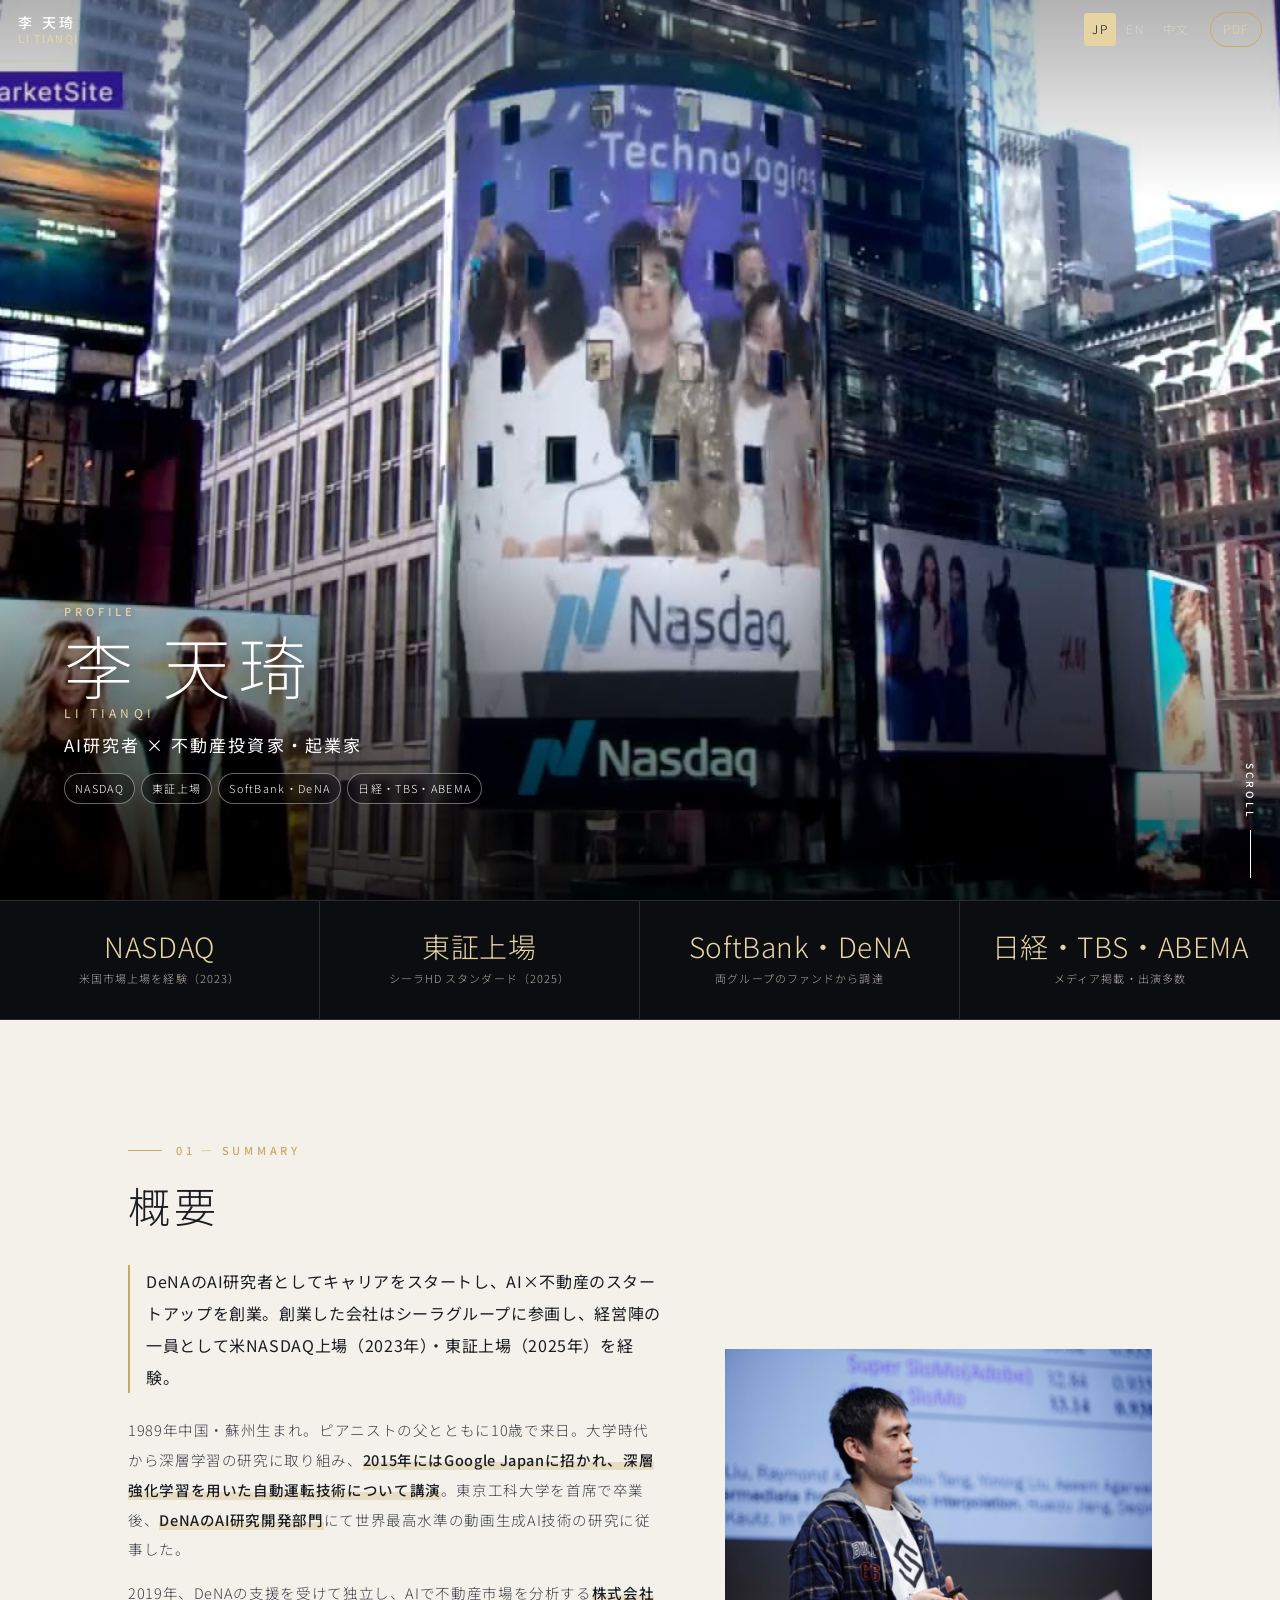
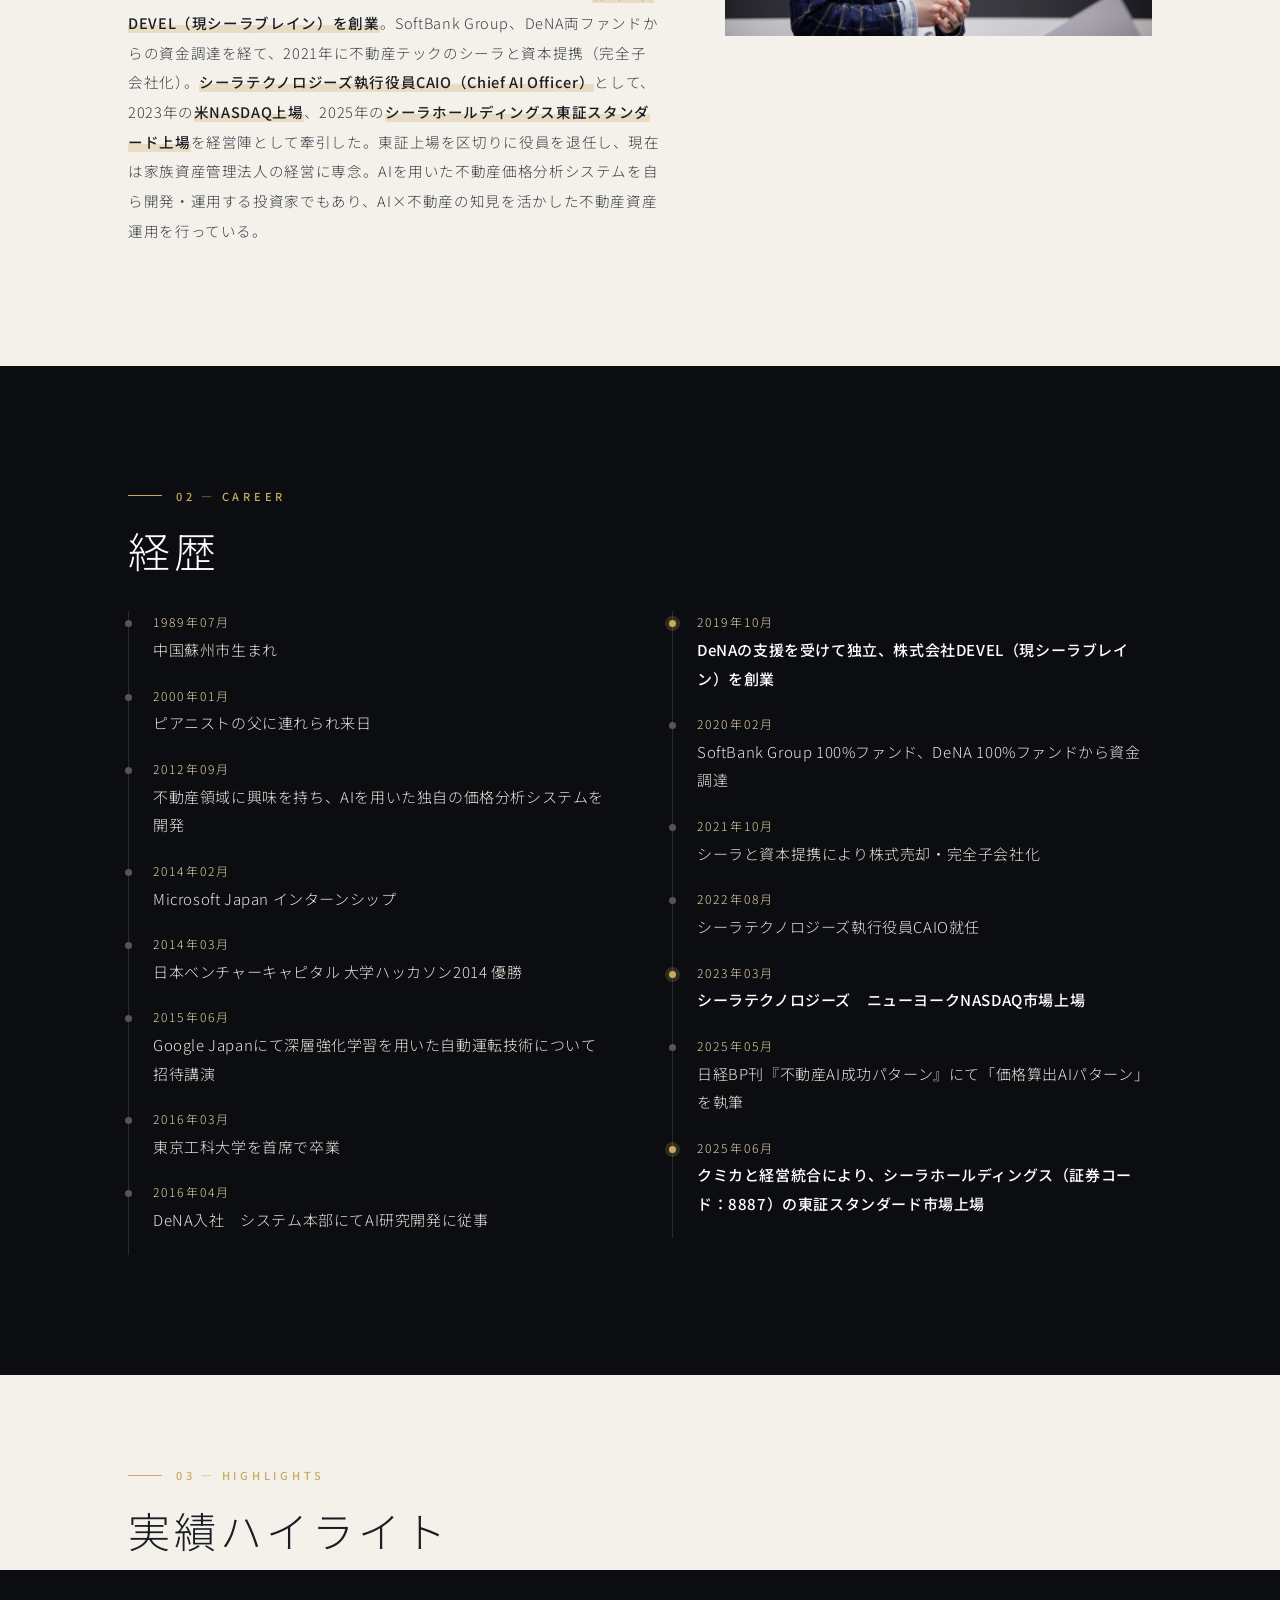
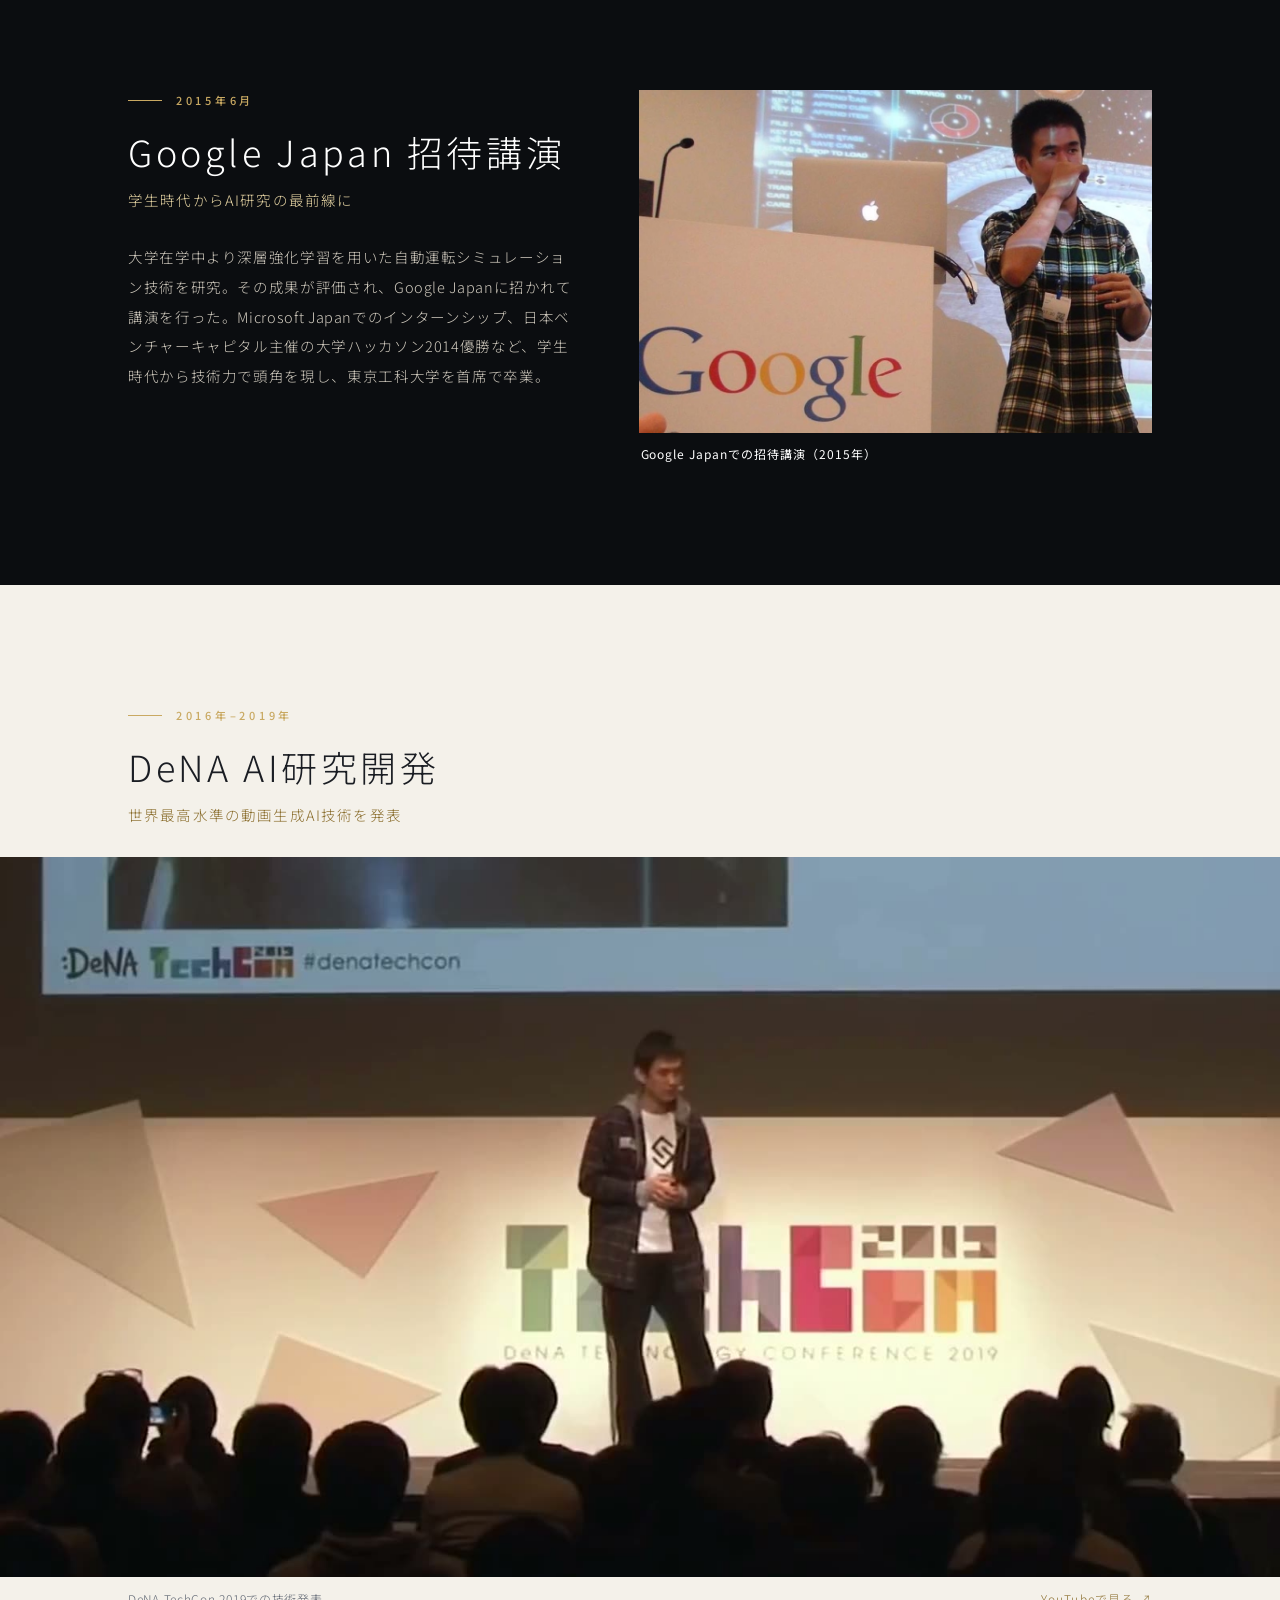
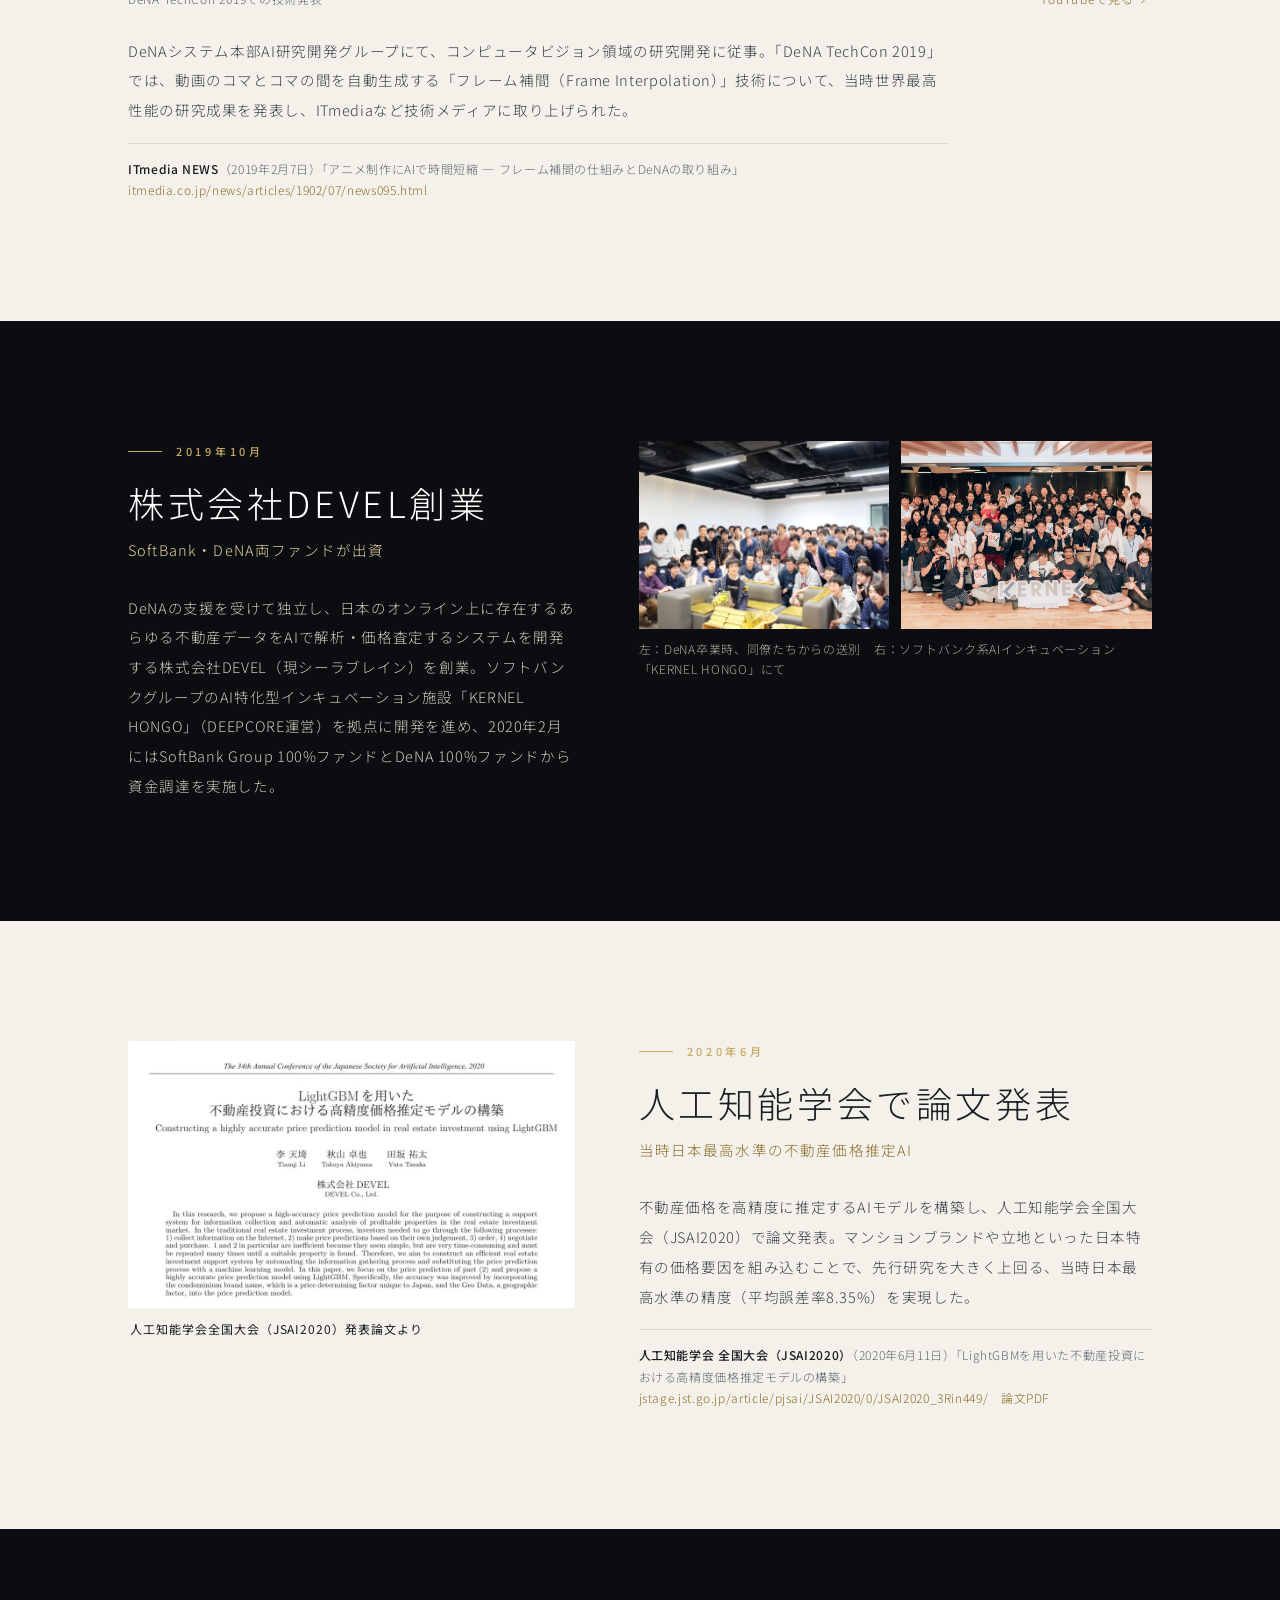
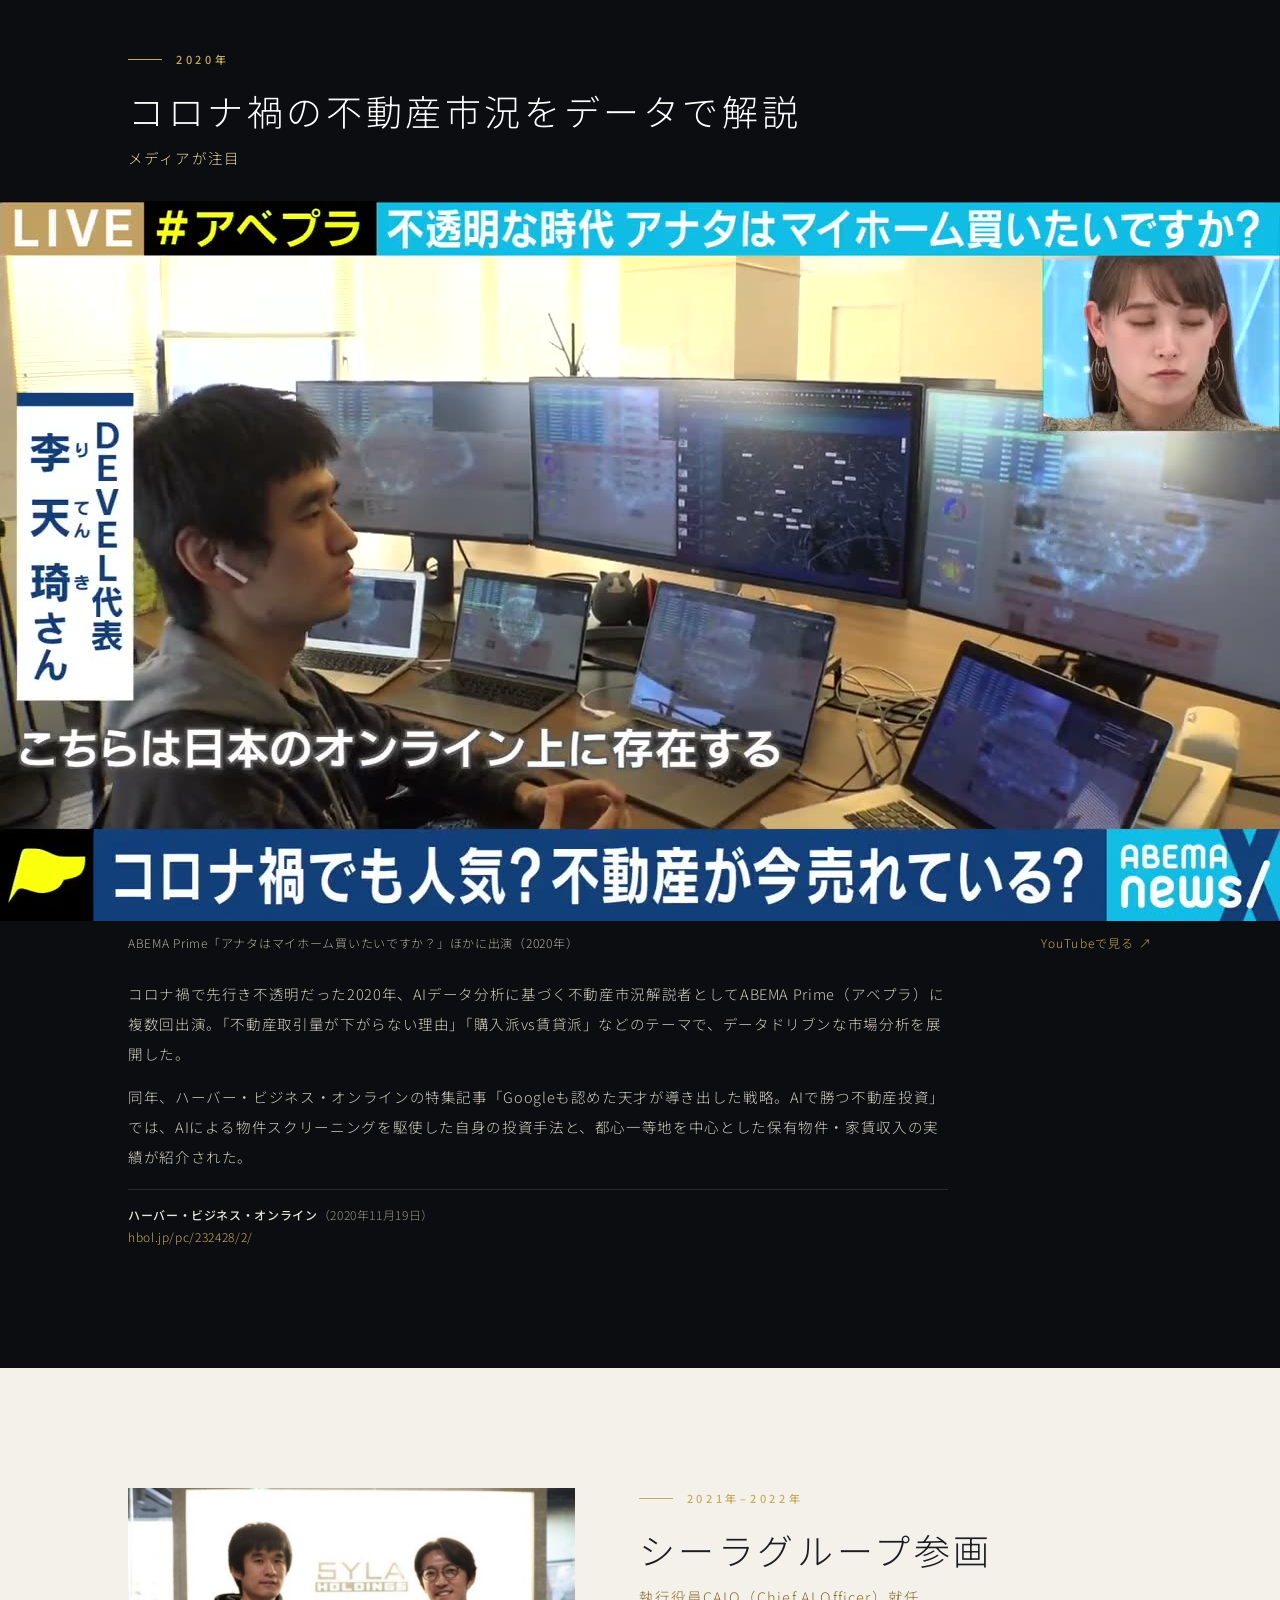
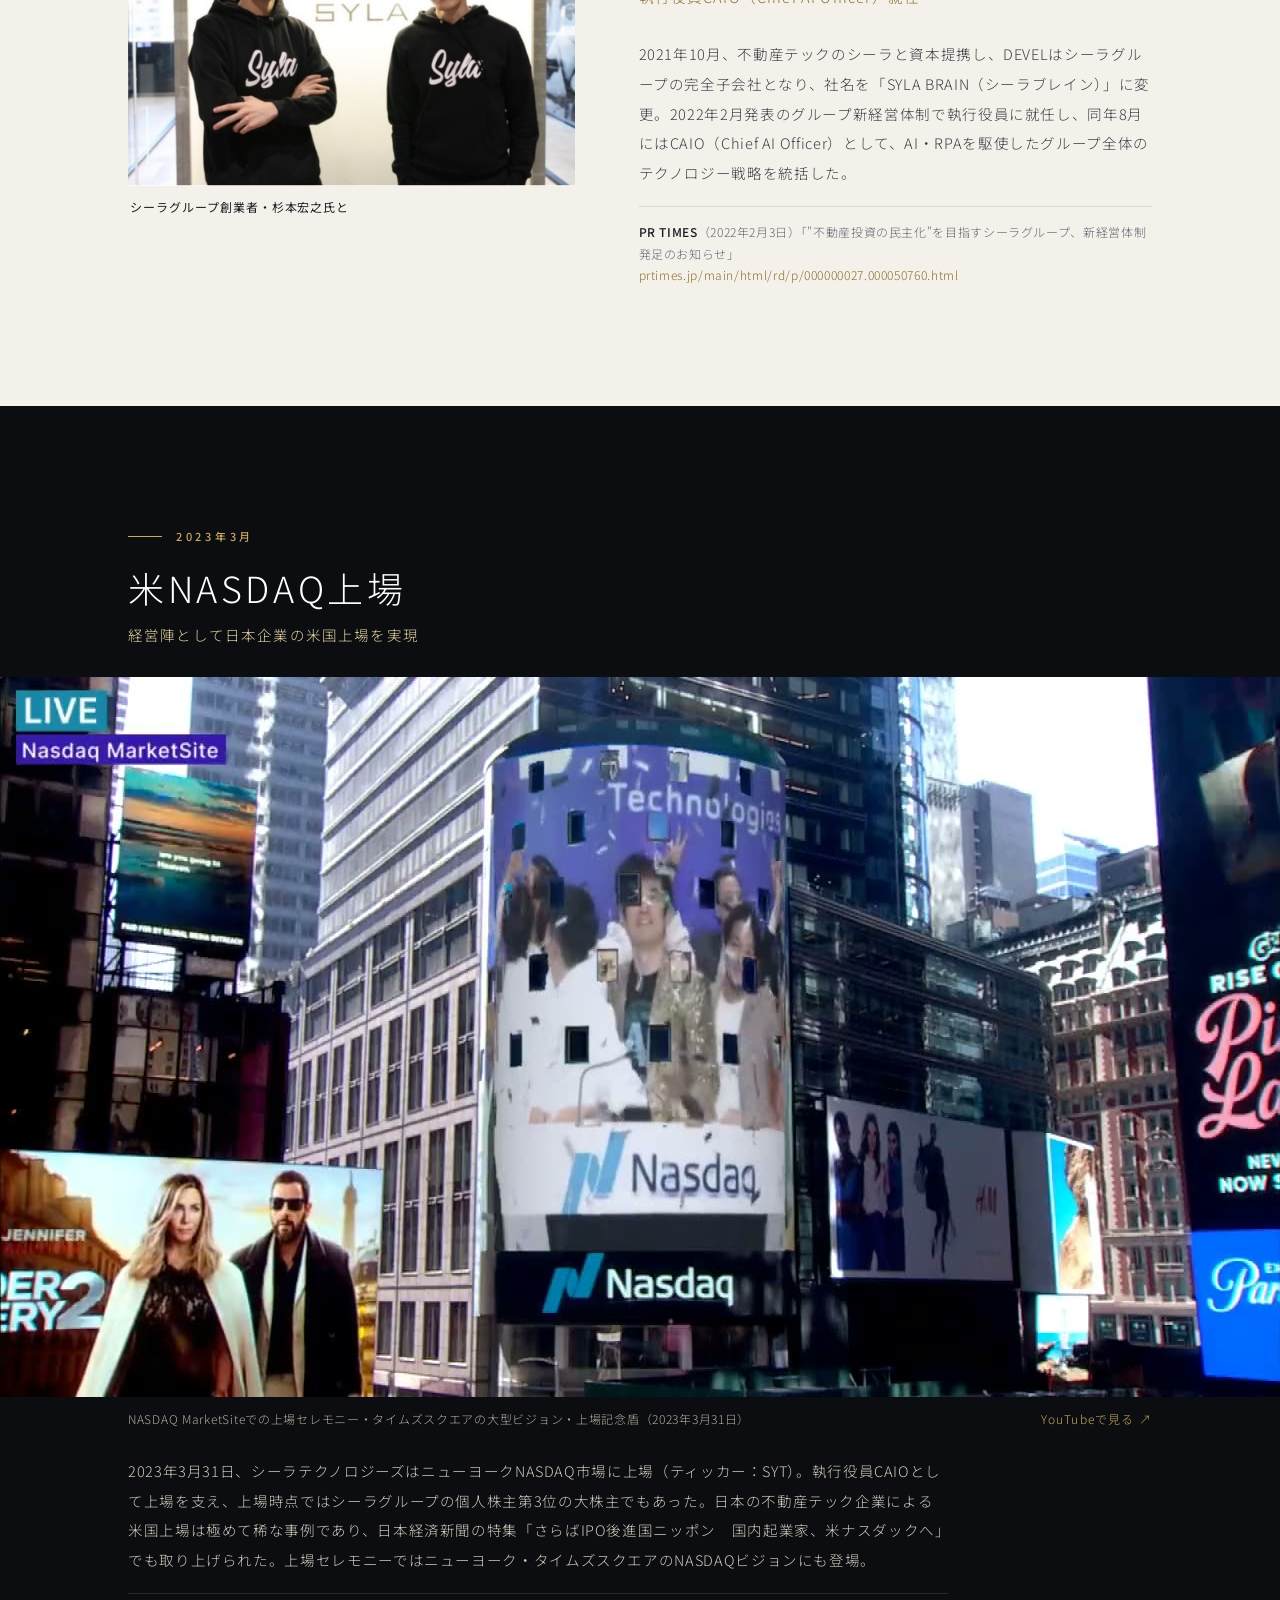
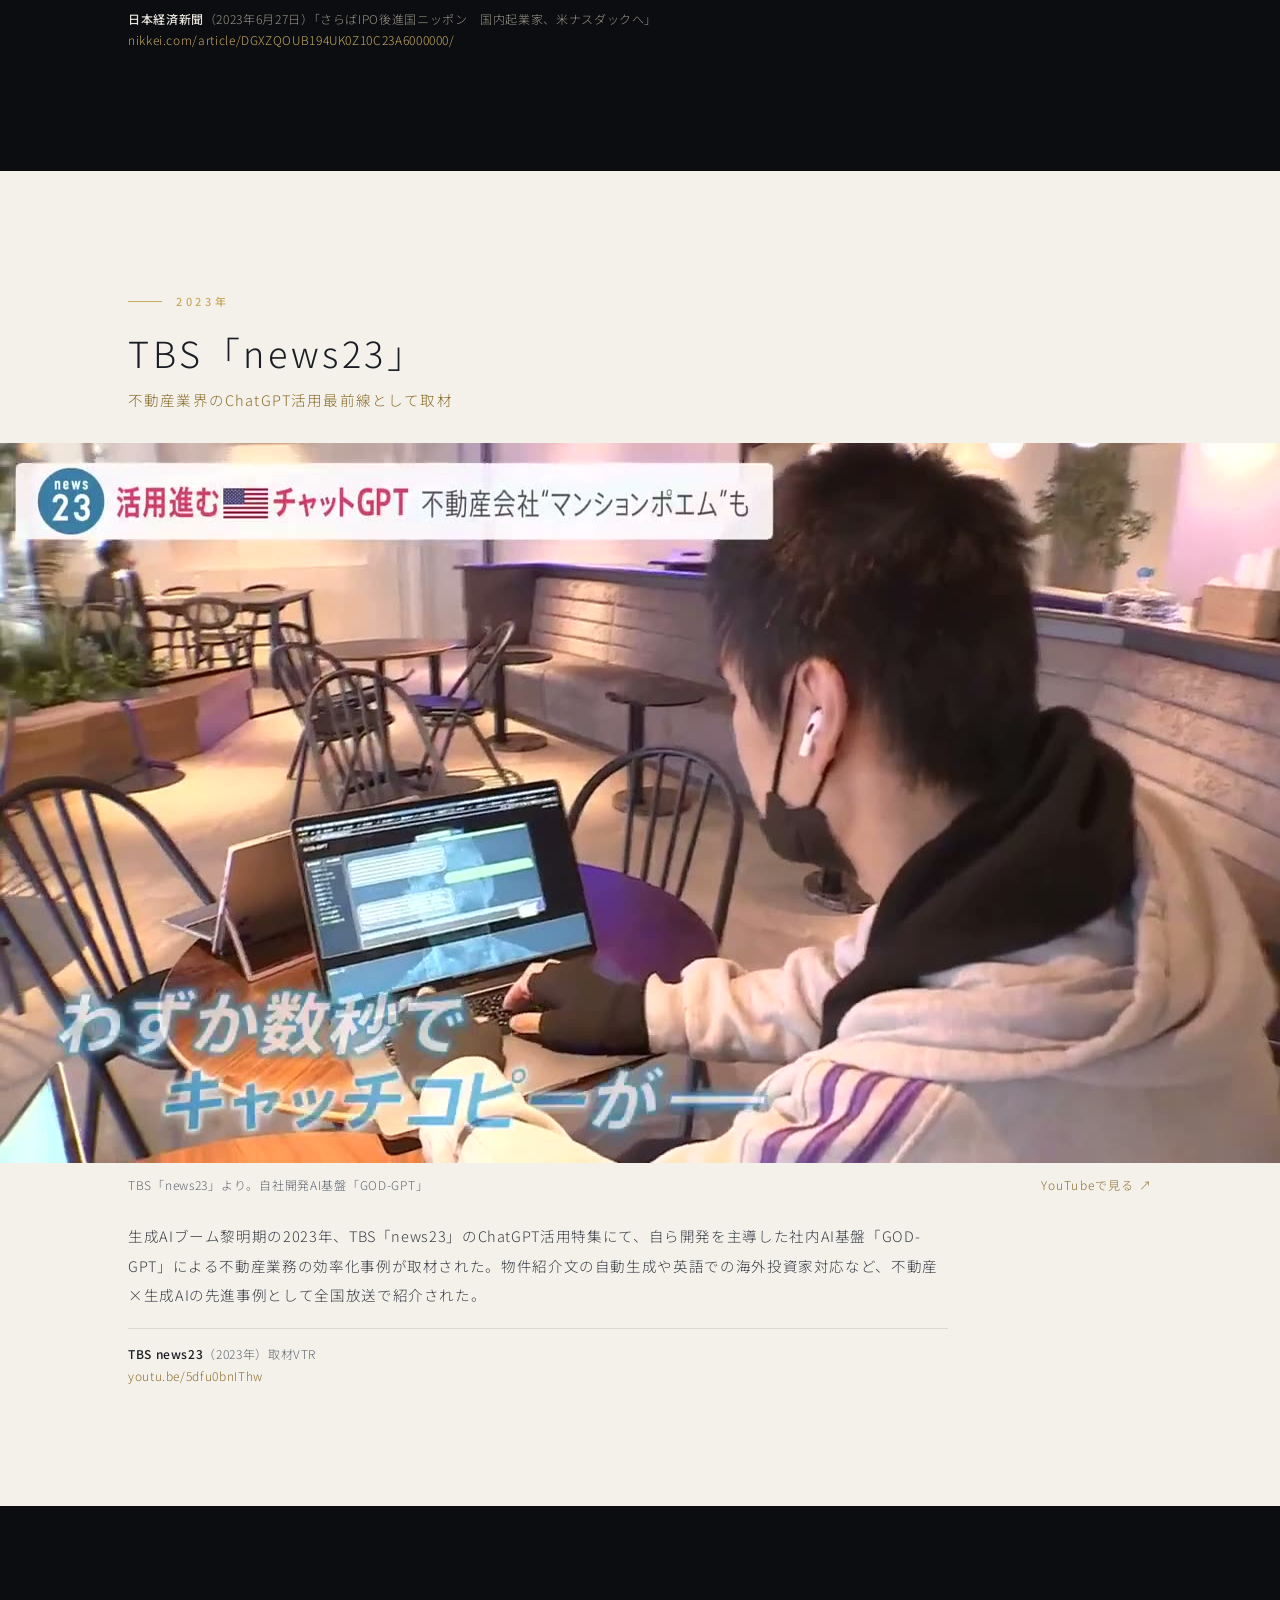
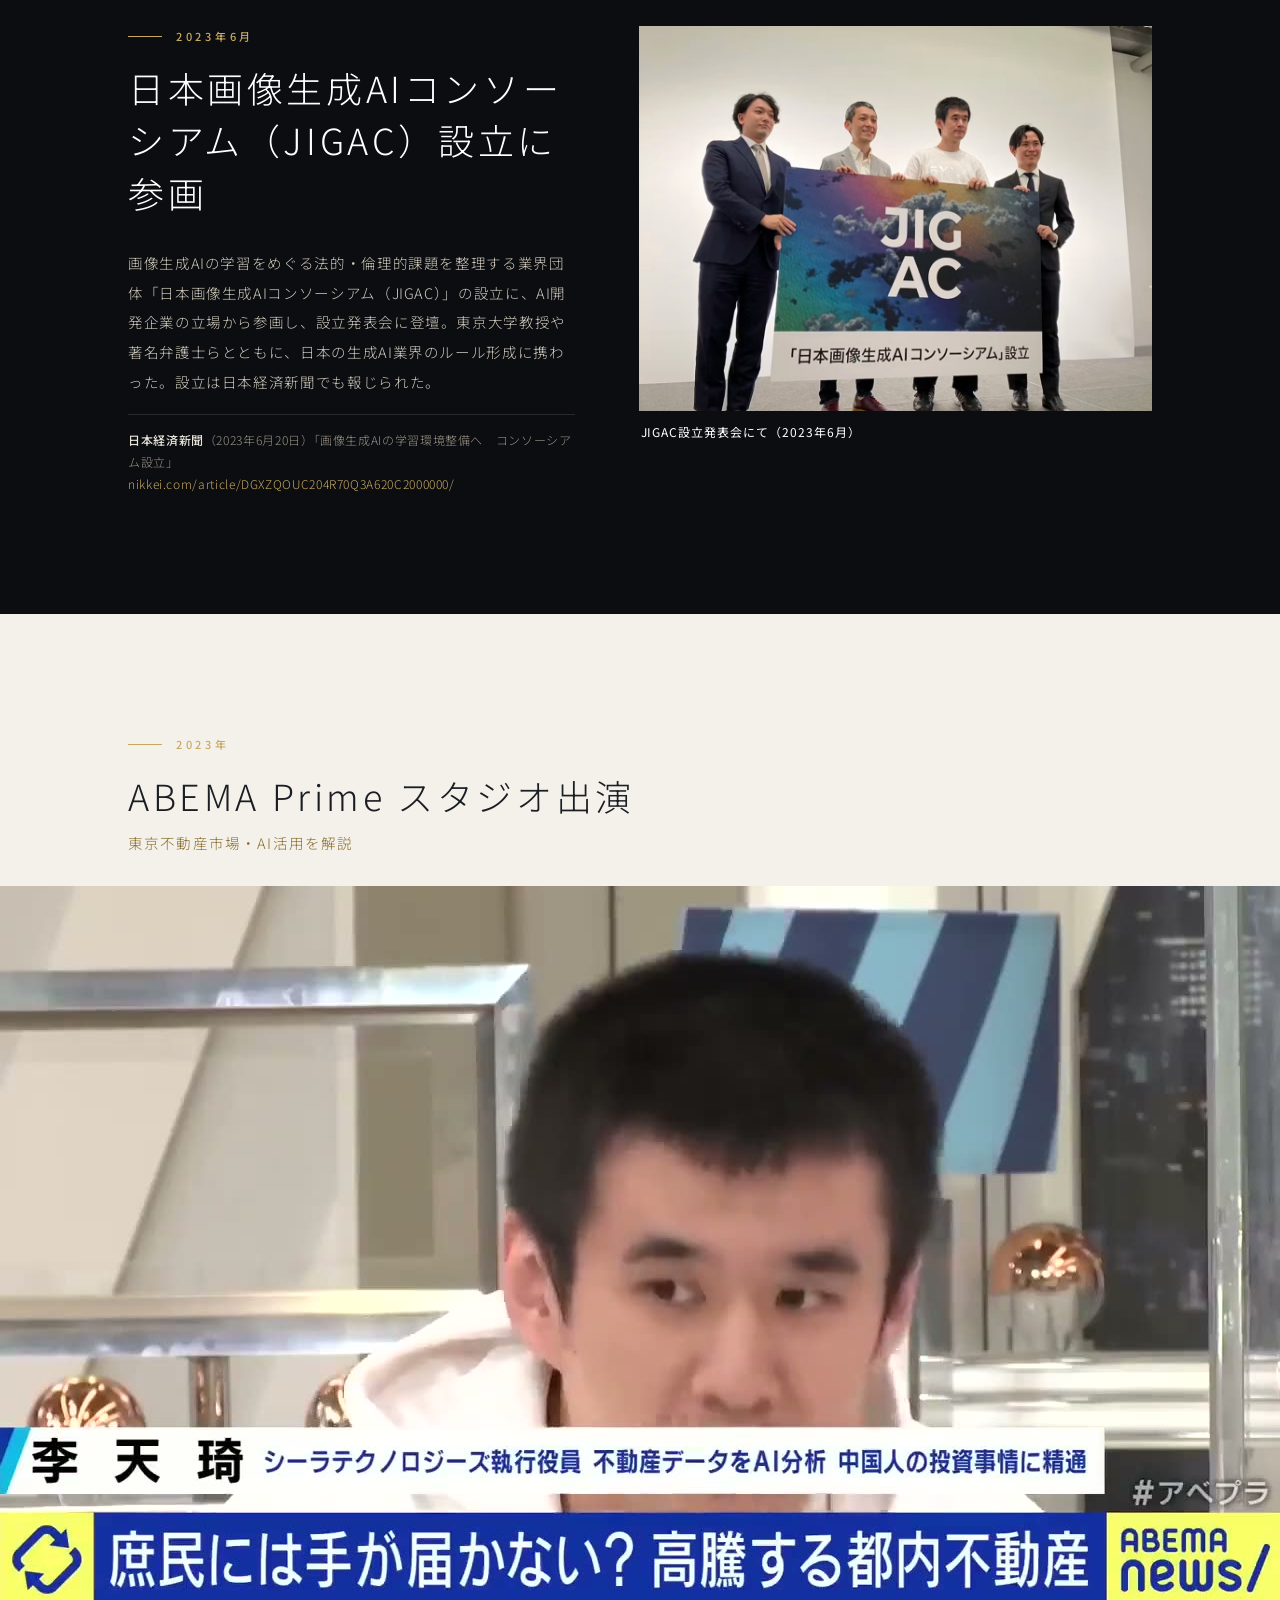
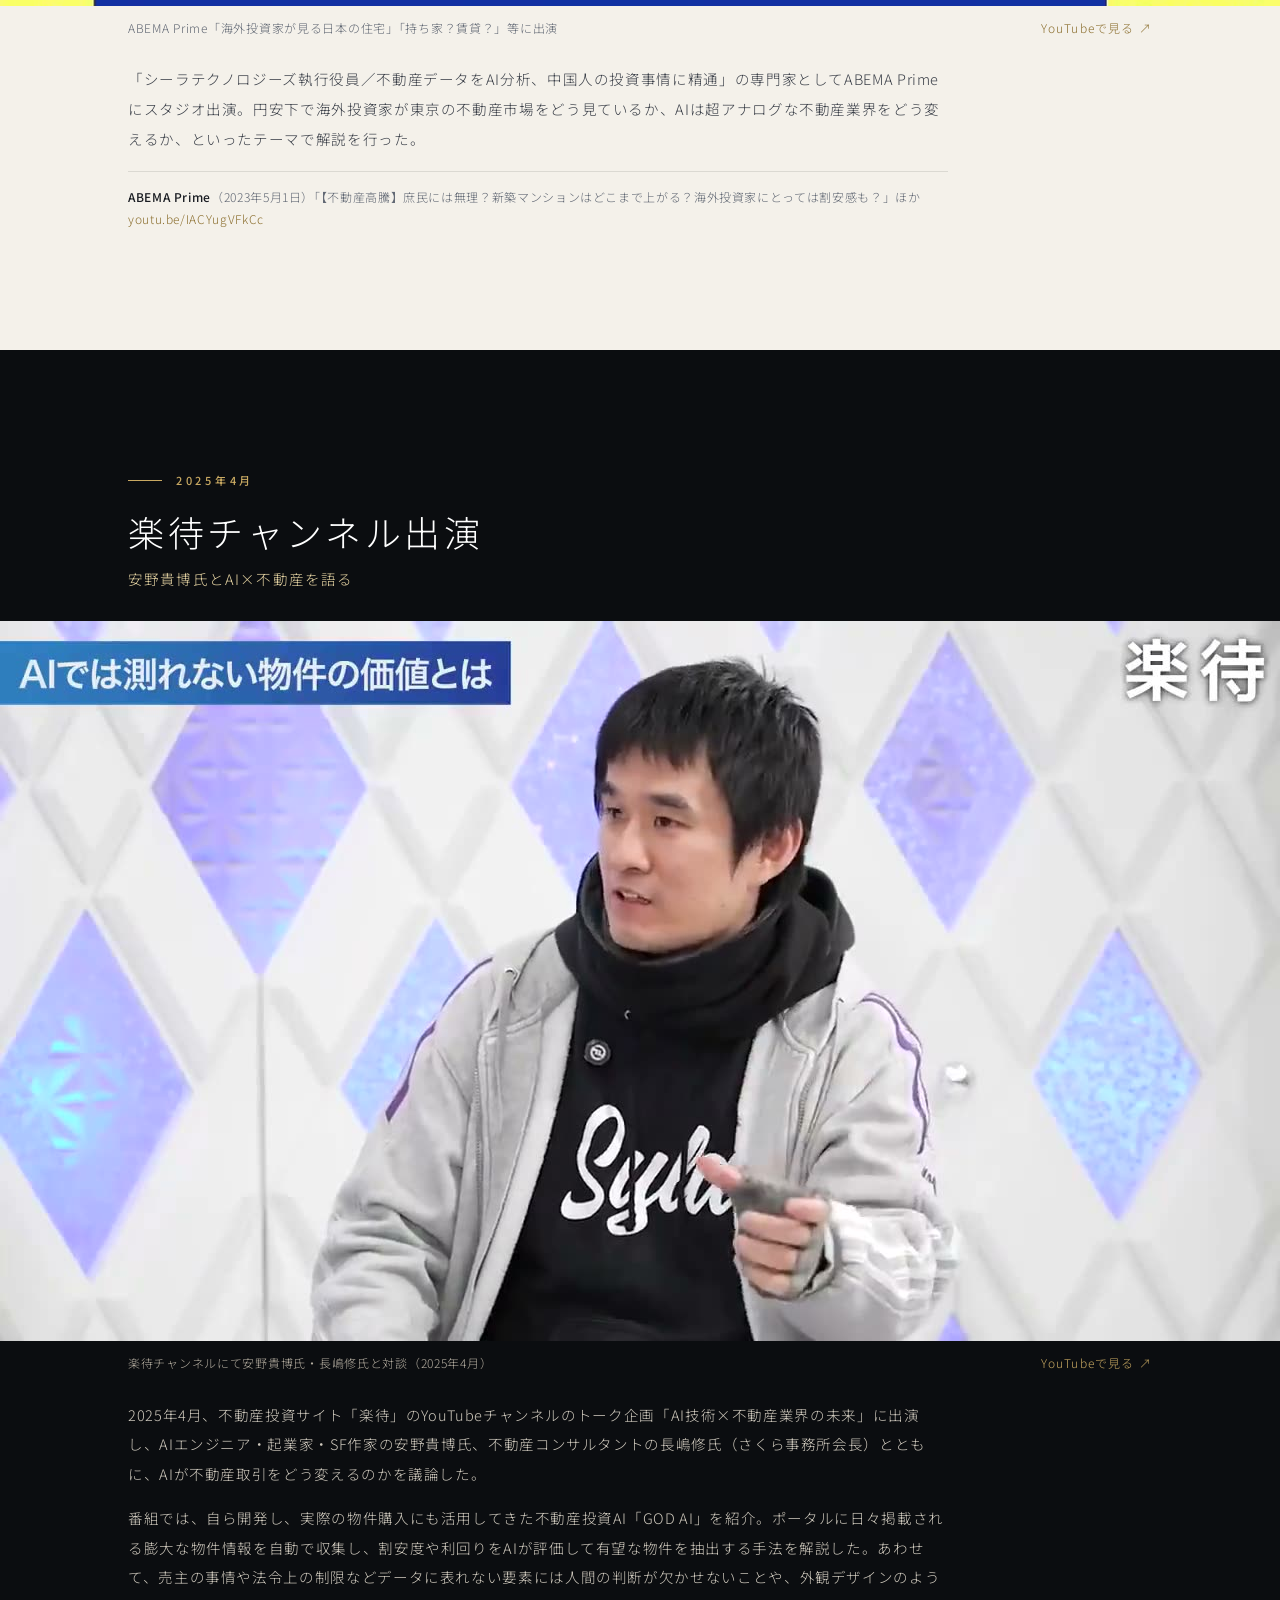
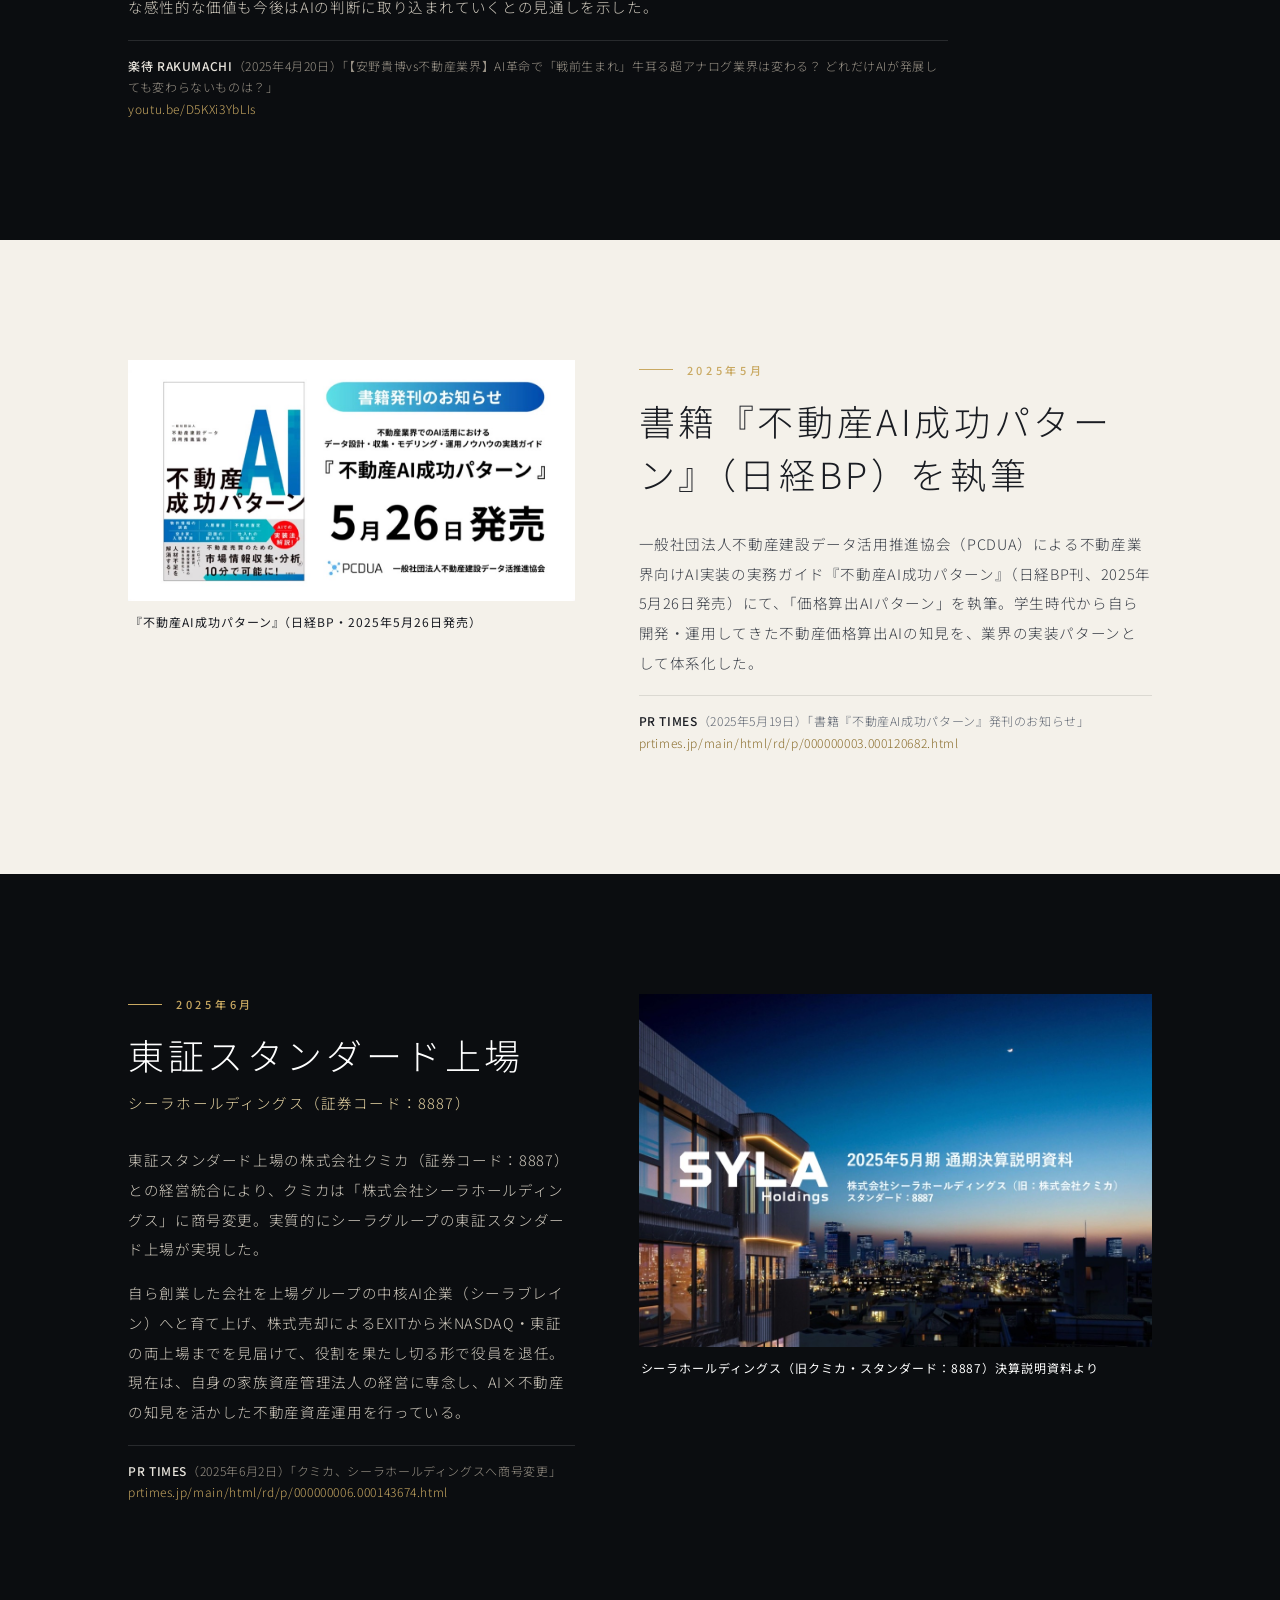
<file: index.html>
<!DOCTYPE html>
<html lang="ja">
<head>
<meta charset="utf-8">
<meta name="viewport" content="width=device-width, initial-scale=1, viewport-fit=cover">
<title>李 天琦｜プロフィール</title>
<meta name="robots" content="noindex, nofollow">
<meta name="description" content="AI研究者 × 不動産投資家・起業家">
<meta property="og:type" content="profile">
<meta property="og:title" content="李 天琦｜プロフィール">
<meta property="og:description" content="AI研究者 × 不動産投資家・起業家">
<meta property="og:url" content="https://leetenki.github.io/leetenki_profile/">
<meta property="og:image" content="https://leetenki.github.io/leetenki_profile/img/og.jpg">
<meta property="og:image:width" content="1200">
<meta property="og:image:height" content="630">
<meta name="twitter:card" content="summary_large_image">
<meta name="twitter:image" content="https://leetenki.github.io/leetenki_profile/img/og.jpg">
<link rel="icon" href="data:image/svg+xml,%3Csvg xmlns=%27http://www.w3.org/2000/svg%27 viewBox=%270 0 32 32%27%3E%3Crect width=%2732%27 height=%2732%27 fill=%27%230b0d10%27/%3E%3Ctext x=%2716%27 y=%2722%27 font-size=%2716%27 text-anchor=%27middle%27 fill=%27%23c9a962%27 font-family=%27sans-serif%27%3ELT%3C/text%3E%3C/svg%3E">
<link rel="preconnect" href="https://fonts.googleapis.com">
<link rel="preconnect" href="https://fonts.gstatic.com" crossorigin>
<link href="https://fonts.googleapis.com/css2?family=Noto+Sans+JP:wght@200;300;400;500;700&display=swap" rel="stylesheet">
<style>

:root{
  --bg:#0b0d10; --bg2:#12151a; --paper:#f4f1ea; --paper2:#ebe6dc; --ink:#1a1d23; --ink2:#5f6672;
  --gold:#c9a962; --gold2:#e6d4a3; --line:rgba(255,255,255,.12); --line-d:rgba(0,0,0,.1);
  --sans:"Noto Sans JP","Hiragino Sans","Yu Gothic",sans-serif;
}
*{box-sizing:border-box;margin:0;padding:0}
html{scroll-behavior:smooth;-webkit-text-size-adjust:100%}
body{background:var(--bg);color:#e8e4dc;font-family:var(--sans);font-weight:300;line-height:1.9;letter-spacing:.04em;overflow-x:hidden}
img,video{display:block;max-width:100%;height:auto}
ul{list-style:none}

/* ---------- top bar ---------- */
.bar{position:fixed;top:0;left:0;right:0;z-index:50;display:flex;align-items:center;justify-content:space-between;padding:12px 18px;padding-top:calc(12px + env(safe-area-inset-top));transition:background .4s,border-color .4s;border-bottom:1px solid transparent;pointer-events:none}
.bar.solid{background:rgba(11,13,16,.88);backdrop-filter:saturate(140%) blur(10px);-webkit-backdrop-filter:saturate(140%) blur(10px);border-color:var(--line)}
.bar .brand{font-size:12px;font-weight:500;letter-spacing:.2em;color:#fff;line-height:1.3}
.bar .brand small{display:block;font-size:11px;font-weight:400;letter-spacing:.14em;color:var(--gold2)}
.bar .price{font-size:13px;color:var(--gold2);letter-spacing:.06em;white-space:nowrap}
.bar .price b{font-size:17px;font-weight:700}

/* ---------- hero ---------- */
.hero{position:relative;height:100svh;min-height:600px;overflow:hidden;display:flex;align-items:flex-end;background:#000}
.hero video,.hero .poster{position:absolute;inset:0;width:100%;height:100%;object-fit:cover}
.hero .poster{animation:kb 30s ease-in-out infinite alternate;z-index:1}
@keyframes kb{from{transform:scale(1)}to{transform:scale(1.1)}}
.hero::after{content:"";position:absolute;inset:0;z-index:1;background:linear-gradient(180deg,rgba(0,0,0,.35) 0%,rgba(0,0,0,0) 30%,rgba(0,0,0,.2) 60%,rgba(0,0,0,.9) 100%)}
.hero .in{position:relative;z-index:2;width:100%;padding:0 22px calc(56px + env(safe-area-inset-bottom))}
.hero .en{font-size:11px;font-weight:500;letter-spacing:.36em;color:var(--gold2);text-transform:uppercase;text-shadow:0 1px 10px rgba(0,0,0,.6)}
.hero .no{font-size:clamp(76px,22vw,180px);font-weight:200;line-height:.95;letter-spacing:-.01em;color:#fff;margin:6px 0 0;text-shadow:0 4px 40px rgba(0,0,0,.5)}
.hero .no small{font-size:.22em;font-weight:300;letter-spacing:.2em;margin-left:10px;color:var(--gold2)}
.hero h1{font-size:clamp(20px,5.4vw,30px);font-weight:400;letter-spacing:.14em;color:#fff;margin-top:10px}
.hero .spec{display:flex;flex-wrap:wrap;gap:6px 8px;margin:16px 0 18px;font-size:12px;letter-spacing:.12em;color:#fff}
.hero .spec li{padding:5px 11px;border:1px solid rgba(255,255,255,.4);border-radius:999px;backdrop-filter:blur(6px);-webkit-backdrop-filter:blur(6px);background:rgba(0,0,0,.2)}
.hero .p{color:#fff;font-size:13px;letter-spacing:.14em;white-space:nowrap;display:flex;align-items:baseline;gap:10px}
.hero .p b{font-size:clamp(30px,8vw,54px);font-weight:700;color:var(--gold2);letter-spacing:.02em;line-height:1}
.hero .p small{font-size:11px;color:#cfc9bd}
.scroll{position:absolute;right:20px;bottom:calc(22px + env(safe-area-inset-bottom));z-index:3;font-size:10px;font-weight:500;letter-spacing:.3em;color:#fff;writing-mode:vertical-rl;display:flex;align-items:center;gap:10px}
.scroll::after{content:"";width:1px;height:48px;background:#fff;animation:sc 1.8s ease-in-out infinite}
@keyframes sc{0%{transform:scaleY(0);transform-origin:top}50%{transform:scaleY(1);transform-origin:top}51%{transform-origin:bottom}100%{transform:scaleY(0);transform-origin:bottom}}

/* ---------- key numbers ---------- */
.keys{border-top:1px solid var(--line);border-bottom:1px solid var(--line);background:var(--bg)}
.keys ul{display:grid;grid-template-columns:repeat(3,1fr)}
.keys li{padding:22px 10px;text-align:center;border-right:1px solid var(--line)}
.keys li:nth-child(3n){border-right:0}
.keys li:nth-child(n+4){border-top:1px solid var(--line)}
.keys .v{font-size:30px;font-weight:200;color:#fff;line-height:1.1;letter-spacing:.02em}
.keys .v small{font-size:13px;font-weight:300;color:var(--gold2);margin-left:3px;letter-spacing:.08em}
.keys .k{font-size:10.5px;letter-spacing:.24em;color:#9b9488;margin-top:6px;text-transform:uppercase}

/* ---------- sections ---------- */
section{padding:80px 0;position:relative}
.wrap{padding:0 20px;max-width:1120px;margin:0 auto}
.head{margin-bottom:30px}
.head .no{display:flex;align-items:center;gap:14px;font-size:11px;font-weight:500;letter-spacing:.34em;color:var(--gold);text-transform:uppercase}
.head .no::before{content:"";width:34px;height:1px;background:var(--gold);flex:0 0 auto}
.head h2{font-size:clamp(22px,5.6vw,42px);font-weight:300;letter-spacing:.1em;line-height:1.45;color:#fff;margin-top:14px}
.head p.lead{margin-top:16px;font-size:14px;color:#c8c2b6;max-width:640px}
.light{background:var(--paper);color:var(--ink)}
.light .head h2{color:var(--ink)}
.light .head p.lead{color:var(--ink2)}
.paper2{background:var(--paper2)}

figure{margin:0}
figcaption{font-size:12px;letter-spacing:.08em;color:#b3ac9f;padding:10px 2px 0}
figcaption .t{color:#fff;font-weight:400}
.light figcaption{color:var(--ink2)}
.light figcaption .t{color:var(--ink)}
.full{margin:0 -20px}
.full img,.full video{width:100%}
.full figcaption{padding-left:20px;padding-right:20px}
.grid{display:grid;gap:22px 14px;grid-template-columns:1fr}
.grid-2{grid-template-columns:1fr 1fr}
.grid img{width:100%;aspect-ratio:var(--ar,4/3);object-fit:cover;background:#222}
.ar-3-4{--ar:3/4}.ar-16-9{--ar:16/9}.ar-1-1{--ar:1/1}.ar-auto{--ar:auto;object-fit:contain;background:#fff}
.stack{display:grid;gap:44px}

/* reveal */
.rv{opacity:0;transform:translateY(26px);transition:opacity 1s cubic-bezier(.2,.7,.2,1),transform 1s cubic-bezier(.2,.7,.2,1)}
.rv.on{opacity:1;transform:none}
.zoom{overflow:hidden}
.zoom img{transform:scale(1.06);transition:transform 1.6s cubic-bezier(.2,.7,.2,1)}
.zoom.on img{transform:none}
@media (prefers-reduced-motion:reduce){.rv,.zoom img{opacity:1;transform:none;transition:none}.hero .poster{animation:none}.marquee .track{animation:none}}

/* ---------- movie blocks ---------- */
.movie{padding:0;background:#000;position:relative;overflow:hidden}
.movie video{width:100%;height:100svh;max-height:820px;object-fit:cover}
.movie.short video{height:62svh;min-height:380px;max-height:620px}
.movie .cap{position:absolute;left:0;right:0;bottom:0;padding:120px 22px 40px;background:linear-gradient(180deg,rgba(0,0,0,0),rgba(0,0,0,.8));z-index:2}
.movie .cap .no{display:flex;align-items:center;gap:14px;font-size:11px;font-weight:500;letter-spacing:.34em;color:var(--gold2);text-transform:uppercase}
.movie .cap .no::before{content:"";width:34px;height:1px;background:var(--gold2);flex:0 0 auto}
.movie .cap h2{font-size:clamp(20px,5vw,36px);font-weight:300;letter-spacing:.1em;color:#fff;line-height:1.45;margin-top:10px}
.movie .cap p{font-size:13px;color:#d9d3c7;margin-top:8px;max-width:640px}
.walk{background:#0b0a09}
.walk video{height:100svh;max-height:none;display:block}
.walk .walk-v{position:relative}
.walk .cap{pointer-events:none}

/* ---------- panorama marquee ---------- */
.marquee{overflow:hidden;position:relative;background:#000}
.marquee .track{display:flex;width:max-content;animation:mq var(--dur,70s) linear infinite}
.marquee img{height:min(52vw,300px);width:auto;max-width:none;flex:0 0 auto}
@keyframes mq{from{transform:translateX(0)}to{transform:translateX(-50%)}}
.marquee .lbl{position:absolute;left:20px;bottom:14px;font-size:11px;letter-spacing:.24em;color:#fff;text-shadow:0 1px 8px rgba(0,0,0,.8);z-index:2}
.marquee::before,.marquee::after{content:"";position:absolute;top:0;bottom:0;width:60px;z-index:1;pointer-events:none}
.marquee::before{left:0;background:linear-gradient(90deg,var(--bg),transparent)}
.marquee::after{right:0;background:linear-gradient(270deg,var(--bg),transparent)}
.view-no{position:absolute;right:16px;top:0;font-size:clamp(90px,24vw,220px);font-weight:200;line-height:1;color:rgba(255,255,255,.05);pointer-events:none;letter-spacing:-.02em}

/* ---------- plan ---------- */
.plan-top{background:var(--paper);padding:60px 0}
.plan-top .box{background:#fff;padding:14px;border:1px solid #e4dfd6;box-shadow:0 20px 60px rgba(0,0,0,.06)}
.chips{display:flex;flex-wrap:wrap;gap:8px;margin-top:4px}
.chips li{font-size:12px;letter-spacing:.08em;padding:6px 11px;border:1px solid #cdbf9f;color:#6b5a32;background:#fbf8f1;border-radius:3px}
.plan-grid{display:grid;gap:30px;grid-template-columns:1fr}
.plan-grid .meta{display:grid;gap:18px}
.plan-grid .meta .big{font-size:clamp(34px,9vw,64px);font-weight:200;color:var(--ink);line-height:1.05;letter-spacing:.02em}
.plan-grid .meta .big small{font-size:.32em;color:#6b5a32;letter-spacing:.14em;margin-left:6px}
.plan-grid .meta p{font-size:14px;color:var(--ink2)}

/* ---------- outline table ---------- */
.tbl{width:100%;border-collapse:collapse;font-size:14px;background:#fff;border:1px solid #e4dfd6}
.tbl th,.tbl td{padding:12px 14px;border-bottom:1px solid #ece7de;vertical-align:top;text-align:left}
.tbl th{width:34%;font-weight:500;color:#6b5a32;background:#faf7f1;letter-spacing:.08em;white-space:nowrap}
.tbl tr:last-child th,.tbl tr:last-child td{border-bottom:0}
.tbl td b{font-size:20px;color:#1a1d23;font-weight:700}
.note{font-size:11.5px;color:var(--ink2);line-height:1.8;margin-top:14px}
.note.dk{color:#9b9488}

/* ---------- facilities ---------- */
.floors{display:grid;gap:12px;grid-template-columns:1fr;margin:0 0 40px}
.floors li{border:1px solid var(--line);padding:18px 20px;background:var(--bg2);position:relative;overflow:hidden}
.floors li::after{content:attr(data-f);position:absolute;right:-4px;bottom:-30px;font-size:96px;font-weight:200;color:rgba(255,255,255,.05);line-height:1;letter-spacing:-.03em}
.floors .f{font-size:20px;font-weight:300;letter-spacing:.08em;color:var(--gold2);line-height:1}
.floors .n{font-size:13.5px;margin-top:10px;color:#fff;letter-spacing:.08em;font-weight:400}
.floors .n span{display:block}
.floors .d{font-size:12px;color:#b3ac9f;margin-top:4px}

/* ---------- future timeline ---------- */
.tl{display:grid;gap:0;border-left:1px solid var(--line);padding-left:22px}
.tl li{position:relative;padding:0 0 26px}
.tl li::before{content:"";position:absolute;left:-26px;top:10px;width:7px;height:7px;border-radius:50%;background:var(--gold)}
.tl .y{font-size:12px;letter-spacing:.24em;color:var(--gold2)}
.tl .t{font-size:15px;color:#fff;font-weight:400;margin-top:2px;letter-spacing:.06em}
.tl .d{font-size:12.5px;color:#b3ac9f;margin-top:2px}
.fig-w{background:#fff;padding:12px;border:1px solid var(--line)}
.fig-w figcaption{color:#5f6672}
.fig-w figcaption .t{color:#1a1d23}

/* ---------- access ---------- */
.times{display:grid;grid-template-columns:repeat(2,1fr);gap:12px}
.times li{border:1px solid var(--line);padding:14px 16px;background:var(--bg2)}
.times .to{font-size:12.5px;color:#c8c2b6;letter-spacing:0}
.times .to small{font-size:11px;color:#9b9488;letter-spacing:.04em}
.times .m{font-size:32px;font-weight:200;line-height:1;color:#fff;margin-top:6px}
.times .m small{font-size:12px;font-weight:300;color:var(--gold2);margin-left:4px;letter-spacing:.1em}
.maps{display:grid;gap:14px;grid-template-columns:1fr;margin-top:30px}
.maps figure{background:#fff;padding:10px;border:1px solid var(--line)}
.maps img{width:100%}
.maps figcaption{color:#5f6672}
.maps figcaption .t{color:#1a1d23}

/* ---------- equipment ---------- */
.eq{display:grid;grid-template-columns:repeat(2,1fr);gap:12px}
.eq li{background:#fff;border:1px solid #e4dfd6;overflow:hidden}
.eq img{width:100%;aspect-ratio:3/2;object-fit:cover}
.eq .n{font-size:12px;letter-spacing:.06em;color:var(--ink);padding:9px 10px 10px;line-height:1.5;font-weight:400}

/* ---------- closing ---------- */
.close{position:relative;text-align:center;padding:120px 20px 110px;overflow:hidden;background:#000}
.close>img{position:absolute;inset:0;width:100%;height:100%;object-fit:cover;opacity:.55}
.close .in{position:relative;z-index:2}
.close .en{font-size:11px;font-weight:500;letter-spacing:.36em;color:var(--gold2);text-transform:uppercase}
.close h2{font-size:clamp(24px,6.4vw,44px);font-weight:300;letter-spacing:.12em;color:#fff;margin-top:14px;line-height:1.45}
.close .p{color:#fff;margin-top:26px;letter-spacing:.14em;font-size:13px}
.close .p b{display:block;font-size:clamp(40px,11vw,76px);color:var(--gold2);font-weight:700;letter-spacing:.02em;line-height:1;margin-top:6px}
.close ul{display:flex;flex-wrap:wrap;justify-content:center;gap:8px 10px;margin-top:26px;font-size:12px;letter-spacing:.12em;color:#e8e4dc}
.close li{padding:6px 12px;border:1px solid rgba(255,255,255,.35);border-radius:999px;backdrop-filter:blur(6px);-webkit-backdrop-filter:blur(6px)}
footer{padding:28px 20px calc(28px + env(safe-area-inset-bottom));background:#06080a;font-size:11px;color:#8a8478;line-height:1.9;text-align:left;letter-spacing:.06em}
footer p{max-width:760px;margin:0 auto 6px;padding-left:1em;text-indent:-1em}

/* ---------- responsive ---------- */
.pc{display:none}
figcaption .d{display:none}
@media (max-width:759px){
  .head h2{font-size:22px;letter-spacing:.06em}
  figcaption{white-space:nowrap;overflow:hidden;text-overflow:ellipsis;letter-spacing:.04em}
  .tbl{font-size:13px}
  .tbl th,.tbl td{padding:10px 10px;letter-spacing:.02em}
  .tbl th{width:30%;white-space:normal}
  .tbl td b{font-size:18px}
}
@media (min-width:760px){
  section{padding:120px 0}
  .wrap{padding:0 48px}
  .full{margin:0}
  .full figcaption{padding-left:2px;padding-right:2px}
  .grid{gap:28px 24px}
  .grid-d2{grid-template-columns:1fr 1fr}
  .grid-d3{grid-template-columns:1fr 1fr 1fr}
  .offset>*:nth-child(2){margin-top:72px}
  .pc{display:inline}
  figcaption .d{display:inline}
  .hero .in{padding:0 64px 96px}
  .movie .cap{padding:160px 64px 60px}
  .walk::before{content:"";position:absolute;inset:-40px;background:url(img/poster_walk.jpg) center/cover;filter:blur(48px) brightness(.32);z-index:0}
  .walk .walk-in{position:relative;z-index:1;display:grid;grid-template-columns:1fr auto;align-items:center;gap:72px;max-width:1180px;margin:0 auto;padding:110px 64px}
  .walk .cap{position:static;padding:0;background:none;pointer-events:auto}
  .walk .cap h2{font-size:clamp(28px,3.2vw,40px)}
  .walk .cap p{font-size:14px;line-height:1.9}
  .walk video{width:auto;height:min(80vh,760px);aspect-ratio:9/16;object-fit:cover;border-radius:20px;box-shadow:0 40px 80px rgba(0,0,0,.6)}
  .keys ul{grid-template-columns:repeat(6,1fr)}
  .keys li{padding:30px 10px;border-top:0!important;border-right:1px solid var(--line)!important}
  .keys li:last-child{border-right:0!important}
  .keys .v{font-size:40px}
  .plan-top{padding:110px 0}
  .plan-grid{grid-template-columns:1.05fr .95fr;align-items:center;gap:56px}
  .floors{grid-template-columns:1fr 1fr 1fr}
  .times{grid-template-columns:repeat(4,1fr)}
  .maps{grid-template-columns:1fr 1fr}
  .eq{grid-template-columns:repeat(4,1fr)}
  .tl{grid-template-columns:repeat(4,1fr);border-left:0;padding-left:0;border-top:1px solid var(--line);padding-top:26px;gap:24px}
  .tl li{padding:0 12px 0 0}
  .tl li::before{left:0;top:-30px}
}

/* ================= profile 追加 ================= */
.bar{pointer-events:auto}
.bar .brand{font-size:14px;letter-spacing:.24em}
.tools{display:flex;align-items:center;gap:12px;font-size:12px;letter-spacing:.14em}
.tools .lang{display:flex;gap:2px}
.tools .lang a{color:#d9d3c7;text-decoration:none;padding:5px 8px;border-radius:3px}
.tools .lang a.on{color:#0b0d10;background:var(--gold2)}
.tools .pdf,.dl a{color:var(--gold2);text-decoration:none;border:1px solid var(--gold);padding:5px 12px;border-radius:999px}
.tools .pdf:hover,.dl a:hover{background:var(--gold);color:#0b0d10}
.hero .nm{font-size:clamp(56px,15vw,132px);font-weight:200;line-height:1;letter-spacing:.08em;color:#fff;margin-top:8px;text-shadow:0 4px 40px rgba(0,0,0,.5)}
.hero .nm small{display:block;font-size:clamp(12px,1.4vw,15px);font-weight:400;letter-spacing:.34em;color:var(--gold2);margin-top:14px}
.hero .role{font-size:clamp(15px,4vw,22px);font-weight:400;letter-spacing:.12em;color:#fff;margin-top:16px;text-shadow:0 2px 16px rgba(0,0,0,.6)}
.keys ul{grid-template-columns:repeat(2,1fr)}
.keys li:nth-child(2n){border-right:0}
.keys li:nth-child(n+3){border-top:1px solid var(--line)}
.keys .v{font-size:22px;font-weight:300;color:var(--gold2)}
.keys .k{font-size:11px;letter-spacing:.1em;text-transform:none;color:#b3ac9f}
.lead2{font-size:16px;line-height:2;color:var(--ink);font-weight:400;margin-bottom:22px;padding-left:16px;border-left:2px solid var(--gold)}
p.body{font-size:14.5px;line-height:2.05;margin-top:14px;color:#cfc9bd}
.light p.body{color:#3a3f48}
p.body strong{font-weight:500;color:#fff}
.light p.body strong{color:var(--ink);background:linear-gradient(transparent 62%,rgba(201,169,98,.28) 62%)}
.sum{display:grid;gap:40px}
.sum-ph img{width:100%}
/* timeline */
.tline{list-style:none;border-left:1px solid var(--line);padding-left:24px}
.tline li{position:relative;padding:0 0 20px;display:grid;gap:2px}
.tline li::before{content:"";position:absolute;left:-28px;top:9px;width:7px;height:7px;border-radius:50%;background:#555}
.tline li.hl::before{background:var(--gold);box-shadow:0 0 0 4px rgba(201,169,98,.2)}
.tline .y{font-size:12px;letter-spacing:.18em;color:var(--gold2)}
.tline .t{font-size:15px;color:#e8e4dc;letter-spacing:.04em}
.tline li.hl .t{color:#fff;font-weight:500}
/* highlight cards */
.hi-intro{padding:90px 0 10px}
.card .head h2{font-size:clamp(22px,4.6vw,36px)}
.card .head .sub{font-size:14.5px;letter-spacing:.08em;color:var(--gold2);margin-top:10px;line-height:1.7}
.light.card .head .sub{color:#8a6d2c}
p.src{font-size:12px;line-height:1.8;margin-top:18px;padding-top:14px;border-top:1px solid var(--line);color:#9b9488;word-break:break-all}
.light p.src{border-color:var(--line-d);color:var(--ink2)}
p.src a,.mc a{color:var(--gold);text-decoration:none}
.light p.src a,.light .mc a{color:#8a6d2c}
.media-name{font-weight:500;color:#e8e4dc}
.light .media-name{color:var(--ink)}
.cardw{display:grid;gap:34px}
.cardw>*,.sum>*{min-width:0}
.ph .grid{gap:12px}
.gcap{font-size:12px;letter-spacing:.06em;color:#b3ac9f;margin-top:10px;line-height:1.7}
.light .gcap{color:var(--ink2)}
.ph figure img{width:100%}
.clip{margin-bottom:12px}.clip video{width:100%;aspect-ratio:16/9;object-fit:cover;background:#000}
.mvfull{margin:30px 0 0;background:#000}.mvfull a{display:block}
.mvfull video{width:100%;display:block;aspect-ratio:16/9;max-height:90svh;object-fit:cover;background:#000}
/* DeNA TechCon: 画面が横長で上下が切れるときは上を多く切り、登壇者のいる下側を残す */
.mvfull video[data-mp4*="dena_techcon"]{object-position:50% 100%}
.mvcard .txt{max-width:820px}
.mvcap{font-size:12px;letter-spacing:.06em;color:#b3ac9f;line-height:1.7;margin:12px 0 26px;display:flex;flex-wrap:wrap;justify-content:space-between;gap:6px 18px}
.light .mvcap{color:var(--ink2)}
.ytl{color:var(--gold);text-decoration:none;letter-spacing:.1em;white-space:nowrap}.light .ytl{color:#8a6d2c}.ytl:hover{text-decoration:underline}
@media (max-width:759px){.mvfull.sp43 video{aspect-ratio:4/3}.mvfull.sp916 video{aspect-ratio:9/16}}
/* media list */
.mtbl{border-top:1px solid var(--line-d)}
.mr{display:grid;grid-template-columns:1fr;gap:2px;padding:16px 0;border-bottom:1px solid var(--line-d)}
.md{font-size:12px;letter-spacing:.14em;color:#8a6d2c}
.mm{font-size:15px;font-weight:500;color:var(--ink)}
.mc{font-size:13.5px;color:var(--ink2);line-height:1.8;word-break:break-all}
/* movie (wide) */
.movie.wide video{height:auto;max-height:none;aspect-ratio:16/9}
@media (max-aspect-ratio:1/1){.movie.wide .cap{position:static;padding:22px 22px 30px;background:#000}}
/* closing (vertical movie) */
.walkup{background:#0b0a09}
.walkup video{width:100%;height:auto;aspect-ratio:9/16;object-fit:cover}
.walkup .cap{position:static;padding:30px 22px 60px;background:none}
.walkup .cap h2{font-size:clamp(34px,8vw,56px);font-weight:200;letter-spacing:.1em}
.walkup .spec{display:flex;flex-wrap:wrap;gap:6px 8px;margin:18px 0 24px;font-size:12px;letter-spacing:.1em;color:#fff}
.walkup .spec li{padding:5px 11px;border:1px solid rgba(255,255,255,.35);border-radius:999px}
.dl a{display:inline-block;padding:9px 26px;letter-spacing:.24em}
@media (max-width:759px){
  .bar .brand small{display:none}
  .tools{gap:6px}.tools .lang a{padding:4px 6px}
  .card .head h2{font-size:22px}
  .ph figcaption{white-space:normal;overflow:visible;line-height:1.7}
}
@media (min-width:760px){
  .keys ul{grid-template-columns:repeat(4,1fr)}
  .keys li{border-top:0!important;border-right:1px solid var(--line)!important}
  .keys li:last-child{border-right:0!important}
  .keys .v{font-size:28px}
  .sum{grid-template-columns:1.25fr 1fr;gap:64px;align-items:center}
  .tline{columns:2;column-gap:64px;border-left:0;padding-left:0}
  .tline li{break-inside:avoid;padding-left:24px;border-left:1px solid var(--line)}
  .tline li::before{left:-4px}
  .cardw{grid-template-columns:1fr 1.15fr;gap:64px;align-items:start}
  .card:nth-of-type(odd) .cardw .txt{order:2}
  .card section{padding:110px 0}
  .ph{position:sticky;top:90px}
  .mr{grid-template-columns:130px 210px 1fr;gap:20px;align-items:baseline}
  .walkup .walk-in{display:grid;grid-template-columns:auto 1fr;align-items:center;gap:80px;max-width:1180px;margin:0 auto;padding:110px 64px}
  .walkup video{width:auto;height:min(80vh,760px);border-radius:20px;box-shadow:0 40px 80px rgba(0,0,0,.6)}
  .walkup .cap{padding:0}
}

/* hero（PCのみ）: 名前・肩書きを小さめにして映像を見せる（2026-11-05） */
@media (min-width:760px){
.hero::after{background:radial-gradient(ellipse 70% 55% at 0% 100%,rgba(0,0,0,.55),rgba(0,0,0,0) 100%),linear-gradient(180deg,rgba(0,0,0,.3) 0%,rgba(0,0,0,0) 22%,rgba(0,0,0,0) 62%,rgba(0,0,0,.75) 100%)}
.hero .nm{font-size:clamp(38px,5.4vw,76px);letter-spacing:.1em;text-shadow:0 2px 24px rgba(0,0,0,.6)}
.hero .nm small{font-size:12px;margin-top:8px}
.hero .role{font-size:17px;margin-top:10px}
.hero .spec{gap:5px 6px;margin:12px 0 0;font-size:11px}
.hero .spec li{padding:4px 10px;background:rgba(0,0,0,.35)}
}
/* hero（スマホのみ）: 名前・肩書きを小さめに（2026-11-05） */
@media (max-width:759px){
/* スマホ用の縦長4:5動画を横幅いっぱいに切らずに表示し、文字は動画の下に置く */
.hero{height:auto;min-height:0;display:block;padding-top:calc(54px + env(safe-area-inset-top))}
.hero video{position:relative;inset:auto;display:block;height:auto;aspect-ratio:4/5}
.hero .poster{top:calc(54px + env(safe-area-inset-top));bottom:auto;height:auto;aspect-ratio:4/5;animation:none}
.hero::after{display:none}
.hero .in{padding:22px 22px 40px}
.hero .scroll{display:none}
.hero .nm{font-size:clamp(34px,10.5vw,46px);letter-spacing:.1em;margin-top:4px;text-shadow:0 2px 20px rgba(0,0,0,.6)}
.hero .nm small{font-size:10px;margin-top:6px}
.hero .role{font-size:13px;margin-top:8px}
.hero .en{font-size:10px}
.hero .spec{gap:5px 6px;margin:10px 0 0;font-size:10.5px}
.hero .spec li{padding:3px 9px;background:rgba(0,0,0,.35)}
}

.lbx-on figure:not([data-nolb]) img{cursor:zoom-in}
.lbx-on figure:has(.ovl) img{cursor:auto}
.lbx{position:fixed;inset:0;z-index:200;background:rgba(6,7,9,.96);display:none;overflow:hidden;touch-action:none;-webkit-user-select:none;user-select:none}
.lbx.on{display:block}
.lbx .tr{position:absolute;inset:0;display:flex;will-change:transform}
.lbx .tr.an{transition:transform .32s cubic-bezier(.2,.7,.2,1)}
.lbx .sl{flex:0 0 100%;height:100%;display:flex;align-items:center;justify-content:center;padding:calc(54px + env(safe-area-inset-top)) 0 calc(70px + env(safe-area-inset-bottom))}
.lbx .sl img{max-width:100%;max-height:100%;object-fit:contain;display:block;-webkit-user-drag:none;pointer-events:none}
.lbx button{position:absolute;background:none;border:0;color:#fff;cursor:pointer;font-family:inherit;line-height:1;padding:12px;opacity:.85}
.lbx button:hover{opacity:1}
.lbx .x{top:calc(4px + env(safe-area-inset-top));right:6px;font-size:34px;font-weight:200}
.lbx .pv,.lbx .nx{top:50%;transform:translateY(-50%);font-size:46px;font-weight:200;display:none}
.lbx .pv{left:8px}.lbx .nx{right:8px}
.lbx .cp{position:absolute;left:0;right:0;bottom:0;padding:14px 20px calc(18px + env(safe-area-inset-bottom));text-align:center;font-size:13px;letter-spacing:.08em;color:#e8e4dc;pointer-events:none}
.lbx .cp .n{display:block;margin-top:4px;font-size:11px;color:var(--gold2);letter-spacing:.2em}
@media (hover:hover) and (min-width:700px){.lbx .pv,.lbx .nx{display:block}.lbx .sl{padding-left:72px;padding-right:72px}.lbx .pv[disabled],.lbx .nx[disabled]{opacity:.15;cursor:default}}
.lbx .sl img{transform-origin:50% 50%}
.lbx.zm .cp,.lbx.zm .pv,.lbx.zm .nx{opacity:0;pointer-events:none}
.lbx.pz .sl{cursor:zoom-in}.lbx.pz.zm .sl{cursor:grab}
</style>
</head>
<body>

<div class="bar" id="bar">
  <div class="brand">李 天琦<small>LI TIANQI</small></div>
  <nav class="tools"><span class="lang"><a href="./" class=on>JP</a><a href="en.html">EN</a><a href="zh.html">中文</a></span><a class="pdf" href="李天琦_紹介資料.pdf" target="_blank" rel="noopener">PDF</a></nav>
</div>

<header class="hero">
  <video id="heroVideo" muted loop playsinline webkit-playsinline x5-playsinline x5-video-player-type="h5-page" autoplay preload="auto" aria-hidden="true"></video>
  <img class="poster" id="heroPoster" src="video/hero8_land.poster.jpg" alt="" aria-hidden="true">
  <div class="in">
    <p class="en">PROFILE</p>
    <h1 class="nm">李 天琦<small>LI TIANQI</small></h1>
    <p class="role">AI研究者 × 不動産投資家・起業家</p>
    <ul class="spec"><li>NASDAQ</li><li>東証上場</li><li>SoftBank・DeNA</li><li>日経・TBS・ABEMA</li></ul>
  </div>
  <div class="scroll">SCROLL</div>
</header>

<div class="keys">
  <ul><li><div class="v">NASDAQ</div><div class="k">米国市場上場を経験（2023）</div></li><li><div class="v">東証上場</div><div class="k">シーラHD スタンダード（2025）</div></li><li><div class="v">SoftBank・DeNA</div><div class="k">両グループのファンドから調達</div></li><li><div class="v">日経・TBS・ABEMA</div><div class="k">メディア掲載・出演多数</div></li></ul>
</div>

<section class="light">
  <div class="wrap sum">
    <div class="rv">
      <div class="head"><p class="no">01 — Summary</p><h2>概要</h2></div>
      <p class="lead2">DeNAのAI研究者としてキャリアをスタートし、AI×不動産のスタートアップを創業。創業した会社はシーラグループに参画し、経営陣の一員として米NASDAQ上場（2023年）・東証上場（2025年）を経験。</p>
      <p class="body">1989年中国・蘇州生まれ。ピアニストの父とともに10歳で来日。大学時代から深層学習の研究に取り組み、<strong>2015年にはGoogle Japanに招かれ、深層強化学習を用いた自動運転技術について講演</strong>。東京工科大学を首席で卒業後、<strong>DeNAのAI研究開発部門</strong>にて世界最高水準の動画生成AI技術の研究に従事した。</p><p class="body">2019年、DeNAの支援を受けて独立し、AIで不動産市場を分析する<strong>株式会社DEVEL（現シーラブレイン）を創業</strong>。SoftBank Group、DeNA両ファンドからの資金調達を経て、2021年に不動産テックのシーラと資本提携（完全子会社化）。<strong>シーラテクノロジーズ執行役員CAIO（Chief AI Officer）</strong>として、2023年の<strong>米NASDAQ上場</strong>、2025年の<strong>シーラホールディングス東証スタンダード上場</strong>を経営陣として牽引した。東証上場を区切りに役員を退任し、現在は家族資産管理法人の経営に専念。AIを用いた不動産価格分析システムを自ら開発・運用する投資家でもあり、AI×不動産の知見を活かした不動産資産運用を行っている。</p>
    </div>
    <figure class="rv zoom sum-ph"><img src="img/p01.jpg" width="1500" height="1010" loading="lazy" alt="李天琦 DeNA TechCon 2019 登壇"></figure>
  </div>
</section>

<section>
  <div class="wrap">
    <div class="head rv"><p class="no">02 — Career</p><h2>経歴</h2></div>
    <ol class="tline rv"><li><span class="y">1989年07月</span><span class="t">中国蘇州市生まれ</span></li><li><span class="y">2000年01月</span><span class="t">ピアニストの父に連れられ来日</span></li><li><span class="y">2012年09月</span><span class="t">不動産領域に興味を持ち、AIを用いた独自の価格分析システムを開発</span></li><li><span class="y">2014年02月</span><span class="t">Microsoft Japan インターンシップ</span></li><li><span class="y">2014年03月</span><span class="t">日本ベンチャーキャピタル 大学ハッカソン2014 優勝</span></li><li><span class="y">2015年06月</span><span class="t">Google Japanにて深層強化学習を用いた自動運転技術について招待講演</span></li><li><span class="y">2016年03月</span><span class="t">東京工科大学を首席で卒業</span></li><li><span class="y">2016年04月</span><span class="t">DeNA入社　システム本部にてAI研究開発に従事</span></li><li class=hl><span class="y">2019年10月</span><span class="t">DeNAの支援を受けて独立、株式会社DEVEL（現シーラブレイン）を創業</span></li><li><span class="y">2020年02月</span><span class="t">SoftBank Group 100%ファンド、DeNA 100%ファンドから資金調達</span></li><li><span class="y">2021年10月</span><span class="t">シーラと資本提携により株式売却・完全子会社化</span></li><li><span class="y">2022年08月</span><span class="t">シーラテクノロジーズ執行役員CAIO就任</span></li><li class=hl><span class="y">2023年03月</span><span class="t">シーラテクノロジーズ　ニューヨークNASDAQ市場上場</span></li><li><span class="y">2025年05月</span><span class="t">日経BP刊『不動産AI成功パターン』にて「価格算出AIパターン」を執筆</span></li><li class=hl><span class="y">2025年06月</span><span class="t">クミカと経営統合により、シーラホールディングス（証券コード：8887）の東証スタンダード市場上場</span></li></ol>
  </div>
</section>

<section class="hi-intro light">
  <div class="wrap"><div class="head rv" style="margin:0"><p class="no">03 — Highlights</p><h2>実績ハイライト</h2></div></div>
</section>

<section class="card">
  <div class="wrap cardw">
    <div class="txt rv">
      <div class="head"><p class="no">2015年6月</p><h2>Google Japan 招待講演</h2><p class="sub">学生時代からAI研究の最前線に</p></div>
      <p class="body">大学在学中より深層強化学習を用いた自動運転シミュレーション技術を研究。その成果が評価され、Google Japanに招かれて講演を行った。Microsoft Japanでのインターンシップ、日本ベンチャーキャピタル主催の大学ハッカソン2014優勝など、学生時代から技術力で頭角を現し、東京工科大学を首席で卒業。</p>
      
    </div>
    <div class="ph"><figure class="rv zoom "><img src="img/p02.jpg" width="1100" height="733" loading="lazy" alt="Google Japanでの招待講演"><figcaption><span class="t">Google Japanでの招待講演（2015年）</span></figcaption></figure></div>
  </div>
</section>

<section class="card mvcard light">
  <div class="wrap rv"><div class="head"><p class="no">2016年–2019年</p><h2>DeNA AI研究開発</h2><p class="sub">世界最高水準の動画生成AI技術を発表</p></div></div>
  <figure class="mvfull sp43 rv" data-nolb><a href="https://youtu.be/5OuwwV_RwPU?t=1083" target="_blank" rel="noopener"><video class="lazy " muted loop playsinline webkit-playsinline x5-playsinline x5-video-player-type="h5-page" preload="none" poster="video/dena_techcon_pb2.poster.jpg" data-webm="video/dena_techcon_pb2.webm" data-mp4="video/dena_techcon_pb2.mp4" data-webm-sp="video/dena_techcon_pb2_43.webm" data-mp4-sp="video/dena_techcon_pb2_43.mp4"></video></a></figure>
  <div class="wrap">
    <p class="mvcap">DeNA TechCon 2019での技術発表<a class="ytl" href="https://youtu.be/5OuwwV_RwPU?t=1083" target="_blank" rel="noopener">YouTubeで見る ↗</a></p>
    <div class="txt rv"><p class="body">DeNAシステム本部AI研究開発グループにて、コンピュータビジョン領域の研究開発に従事。「DeNA TechCon 2019」では、動画のコマとコマの間を自動生成する「フレーム補間（Frame Interpolation）」技術について、当時世界最高性能の研究成果を発表し、ITmediaなど技術メディアに取り上げられた。</p><p class="src"><span class="media-name">ITmedia NEWS</span>（2019年2月7日）「アニメ制作にAIで時間短縮 ─ フレーム補間の仕組みとDeNAの取り組み」<br/>
<a href="https://www.itmedia.co.jp/news/articles/1902/07/news095.html">itmedia.co.jp/news/articles/<wbr/>1902/07/news095.html</a></p></div>
  </div>
</section>

<section class="card">
  <div class="wrap cardw">
    <div class="txt rv">
      <div class="head"><p class="no">2019年10月</p><h2>株式会社DEVEL創業</h2><p class="sub">SoftBank・DeNA両ファンドが出資</p></div>
      <p class="body">DeNAの支援を受けて独立し、日本のオンライン上に存在するあらゆる不動産データをAIで解析・価格査定するシステムを開発する株式会社DEVEL（現シーラブレイン）を創業。ソフトバンクグループのAI特化型インキュベーション施設「KERNEL HONGO」（DEEPCORE運営）を拠点に開発を進め、2020年2月にはSoftBank Group 100%ファンドとDeNA 100%ファンドから資金調達を実施した。</p>
      
    </div>
    <div class="ph"><div class="grid grid-2"><figure class="rv zoom "><img src="img/p04.jpg" width="1100" height="769" loading="lazy" alt="DeNA卒業時の送別会"></figure><figure class="rv zoom "><img src="img/p05.jpg" width="1100" height="734" loading="lazy" alt="KERNEL HONGO by DEEPCORE"></figure></div><p class="gcap">左：DeNA卒業時、同僚たちからの送別　右：ソフトバンク系AIインキュベーション「KERNEL HONGO」にて</p></div>
  </div>
</section>

<section class="card light">
  <div class="wrap cardw">
    <div class="txt rv">
      <div class="head"><p class="no">2020年6月</p><h2>人工知能学会で論文発表</h2><p class="sub">当時日本最高水準の不動産価格推定AI</p></div>
      <p class="body">不動産価格を高精度に推定するAIモデルを構築し、人工知能学会全国大会（JSAI2020）で論文発表。マンションブランドや立地といった日本特有の価格要因を組み込むことで、先行研究を大きく上回る、当時日本最高水準の精度（平均誤差率8.35%）を実現した。</p>
      <p class="src"><span class="media-name">人工知能学会 全国大会（JSAI2020）</span>（2020年6月11日）「LightGBMを用いた不動産投資における高精度価格推定モデルの構築」<br/>
<a href="https://www.jstage.jst.go.jp/article/pjsai/JSAI2020/0/JSAI2020_3Rin449/_article/-char/ja/" rel="noopener" target="_blank">jstage.jst.go.jp/article/pjsai/<wbr/>JSAI2020/0/JSAI2020_3Rin449/</a>　<a href="papers/jsai2020_3Rin4-49.pdf" rel="noopener" target="_blank">論文PDF</a></p>
    </div>
    <div class="ph"><figure class="rv zoom "><img src="img/p24.jpg" width="1020" height="610" loading="lazy" alt="JSAI2020 論文「LightGBMを用いた不動産投資における高精度価格推定モデルの構築」"><figcaption><span class="t">人工知能学会全国大会（JSAI2020）発表論文より</span></figcaption></figure></div>
  </div>
</section>

<section class="card mvcard">
  <div class="wrap rv"><div class="head"><p class="no">2020年</p><h2>コロナ禍の不動産市況をデータで解説</h2><p class="sub">メディアが注目</p></div></div>
  <figure class="mvfull rv" data-nolb><a href="https://youtu.be/PrlyDQ1_6Us?t=144" target="_blank" rel="noopener"><video class="lazy " muted loop playsinline webkit-playsinline x5-playsinline x5-video-player-type="h5-page" preload="none" poster="video/abema2020.poster.jpg" data-webm="video/abema2020.webm" data-mp4="video/abema2020.mp4" data-webm-sp="video/abema2020.webm" data-mp4-sp="video/abema2020.mp4"></video></a></figure>
  <div class="wrap">
    <p class="mvcap">ABEMA Prime「アナタはマイホーム買いたいですか？」ほかに出演（2020年）<a class="ytl" href="https://youtu.be/PrlyDQ1_6Us?t=144" target="_blank" rel="noopener">YouTubeで見る ↗</a></p>
    <div class="txt rv"><p class="body">コロナ禍で先行き不透明だった2020年、AIデータ分析に基づく不動産市況解説者としてABEMA Prime（アベプラ）に複数回出演。「不動産取引量が下がらない理由」「購入派vs賃貸派」などのテーマで、データドリブンな市場分析を展開した。</p><p class="body">同年、ハーバー・ビジネス・オンラインの特集記事「Googleも認めた天才が導き出した戦略。AIで勝つ不動産投資」では、AIによる物件スクリーニングを駆使した自身の投資手法と、都心一等地を中心とした保有物件・家賃収入の実績が紹介された。</p><p class="src"><span class="media-name">ハーバー・ビジネス・オンライン</span>（2020年11月19日）<br/>
<a href="https://hbol.jp/pc/232428/2/">hbol.jp/pc/232428/2/</a></p></div>
  </div>
</section>

<section class="card light">
  <div class="wrap cardw">
    <div class="txt rv">
      <div class="head"><p class="no">2021年–2022年</p><h2>シーラグループ参画</h2><p class="sub">執行役員CAIO（Chief AI Officer）就任</p></div>
      <p class="body">2021年10月、不動産テックのシーラと資本提携し、DEVELはシーラグループの完全子会社となり、社名を「SYLA BRAIN（シーラブレイン）」に変更。2022年2月発表のグループ新経営体制で執行役員に就任し、同年8月にはCAIO（Chief AI Officer）として、AI・RPAを駆使したグループ全体のテクノロジー戦略を統括した。</p>
      <p class="src"><span class="media-name">PR TIMES</span>（2022年2月3日）「"不動産投資の民主化"を目指すシーラグループ、新経営体制発足のお知らせ」<br/>
<a href="https://prtimes.jp/main/html/rd/p/000000027.000050760.html">prtimes.jp/main/html/rd/p/<wbr/>000000027.000050760.html</a></p>
    </div>
    <div class="ph"><figure class="rv zoom "><img src="img/p10.jpg" width="1100" height="736" loading="lazy" alt="シーラホールディングス 杉本宏之会長と"><figcaption><span class="t">シーラグループ創業者・杉本宏之氏と</span></figcaption></figure></div>
  </div>
</section>

<section class="card mvcard">
  <div class="wrap rv"><div class="head"><p class="no">2023年3月</p><h2>米NASDAQ上場</h2><p class="sub">経営陣として日本企業の米国上場を実現</p></div></div>
  <figure class="mvfull sp916 rv" data-nolb><a href="https://youtu.be/hfWxPv_i40o?t=83" target="_blank" rel="noopener"><video class="lazy " muted loop playsinline webkit-playsinline x5-playsinline x5-video-player-type="h5-page" preload="none" poster="video/nasdaq_fix_land.poster.jpg" data-webm="video/nasdaq_fix_land.webm" data-mp4="video/nasdaq_fix_land.mp4" data-webm-sp="video/nasdaq_fix_port.webm" data-mp4-sp="video/nasdaq_fix_port.mp4"></video></a></figure>
  <div class="wrap">
    <p class="mvcap">NASDAQ MarketSiteでの上場セレモニー・タイムズスクエアの大型ビジョン・上場記念盾（2023年3月31日）<a class="ytl" href="https://youtu.be/hfWxPv_i40o?t=83" target="_blank" rel="noopener">YouTubeで見る ↗</a></p>
    <div class="txt rv"><p class="body">2023年3月31日、シーラテクノロジーズはニューヨークNASDAQ市場に上場（ティッカー：SYT）。執行役員CAIOとして上場を支え、上場時点ではシーラグループの個人株主第3位の大株主でもあった。日本の不動産テック企業による米国上場は極めて稀な事例であり、日本経済新聞の特集「さらばIPO後進国ニッポン　国内起業家、米ナスダックへ」でも取り上げられた。上場セレモニーではニューヨーク・タイムズスクエアのNASDAQビジョンにも登場。</p><p class="src"><span class="media-name">日本経済新聞</span>（2023年6月27日）「さらばIPO後進国ニッポン　国内起業家、米ナスダックへ」<br/>
<a href="https://www.nikkei.com/article/DGXZQOUB194UK0Z10C23A6000000/">nikkei.com/article/<wbr/>DGXZQOUB194UK0Z10C23A6000000/</a></p></div>
  </div>
</section>

<section class="card mvcard light">
  <div class="wrap rv"><div class="head"><p class="no">2023年</p><h2>TBS「news23」</h2><p class="sub">不動産業界のChatGPT活用最前線として取材</p></div></div>
  <figure class="mvfull rv" data-nolb><a href="https://youtu.be/5dfu0bnIThw" target="_blank" rel="noopener"><video class="lazy " muted loop playsinline webkit-playsinline x5-playsinline x5-video-player-type="h5-page" preload="none" poster="video/tbs2023.poster.jpg" data-webm="video/tbs2023.webm" data-mp4="video/tbs2023.mp4" data-webm-sp="video/tbs2023.webm" data-mp4-sp="video/tbs2023.mp4"></video></a></figure>
  <div class="wrap">
    <p class="mvcap">TBS「news23」より。自社開発AI基盤「GOD-GPT」<a class="ytl" href="https://youtu.be/5dfu0bnIThw" target="_blank" rel="noopener">YouTubeで見る ↗</a></p>
    <div class="txt rv"><p class="body">生成AIブーム黎明期の2023年、TBS「news23」のChatGPT活用特集にて、自ら開発を主導した社内AI基盤「GOD-GPT」による不動産業務の効率化事例が取材された。物件紹介文の自動生成や英語での海外投資家対応など、不動産×生成AIの先進事例として全国放送で紹介された。</p><p class="src"><span class="media-name">TBS news23</span>（2023年）取材VTR<br/>
<a href="https://youtu.be/5dfu0bnIThw" target="_blank" rel="noopener">youtu.be/5dfu0bnIThw</a></p></div>
  </div>
</section>

<section class="card">
  <div class="wrap cardw">
    <div class="txt rv">
      <div class="head"><p class="no">2023年6月</p><h2>日本画像生成AIコンソーシアム（JIGAC）設立に参画</h2></div>
      <p class="body">画像生成AIの学習をめぐる法的・倫理的課題を整理する業界団体「日本画像生成AIコンソーシアム（JIGAC）」の設立に、AI開発企業の立場から参画し、設立発表会に登壇。東京大学教授や著名弁護士らとともに、日本の生成AI業界のルール形成に携わった。設立は日本経済新聞でも報じられた。</p>
      <p class="src"><span class="media-name">日本経済新聞</span>（2023年6月20日）「画像生成AIの学習環境整備へ　コンソーシアム設立」<br/>
<a href="https://www.nikkei.com/article/DGXZQOUC204R70Q3A620C2000000/">nikkei.com/article/<wbr/>DGXZQOUC204R70Q3A620C2000000/</a></p>
    </div>
    <div class="ph"><figure class="rv zoom "><img src="img/p17.jpg" width="1100" height="824" loading="lazy" alt="JIGAC設立発表会"><figcaption><span class="t">JIGAC設立発表会にて（2023年6月）</span></figcaption></figure></div>
  </div>
</section>

<section class="card mvcard light">
  <div class="wrap rv"><div class="head"><p class="no">2023年</p><h2>ABEMA Prime スタジオ出演</h2><p class="sub">東京不動産市場・AI活用を解説</p></div></div>
  <figure class="mvfull rv" data-nolb><a href="https://youtu.be/IACYugVFkCc?t=137" target="_blank" rel="noopener"><video class="lazy " muted loop playsinline webkit-playsinline x5-playsinline x5-video-player-type="h5-page" preload="none" poster="video/abema2023.poster.jpg" data-webm="video/abema2023.webm" data-mp4="video/abema2023.mp4" data-webm-sp="video/abema2023.webm" data-mp4-sp="video/abema2023.mp4"></video></a></figure>
  <div class="wrap">
    <p class="mvcap">ABEMA Prime「海外投資家が見る日本の住宅」「持ち家？賃貸？」等に出演<a class="ytl" href="https://youtu.be/IACYugVFkCc?t=137" target="_blank" rel="noopener">YouTubeで見る ↗</a></p>
    <div class="txt rv"><p class="body">「シーラテクノロジーズ執行役員／不動産データをAI分析、中国人の投資事情に精通」の専門家としてABEMA Primeにスタジオ出演。円安下で海外投資家が東京の不動産市場をどう見ているか、AIは超アナログな不動産業界をどう変えるか、といったテーマで解説を行った。</p><p class="src"><span class="media-name">ABEMA Prime</span>（2023年5月1日）「【不動産高騰】庶民には無理？新築マンションはどこまで上がる？海外投資家にとっては割安感も？」ほか<br/>
<a href="https://youtu.be/IACYugVFkCc" target="_blank" rel="noopener">youtu.be/IACYugVFkCc</a></p></div>
  </div>
</section>

<section class="card mvcard">
  <div class="wrap rv"><div class="head"><p class="no">2025年4月</p><h2>楽待チャンネル出演</h2><p class="sub">安野貴博氏とAI×不動産を語る</p></div></div>
  <figure class="mvfull rv" data-nolb><a href="https://youtu.be/D5KXi3YbLIs" target="_blank" rel="noopener"><video class="lazy " muted loop playsinline webkit-playsinline x5-playsinline x5-video-player-type="h5-page" preload="none" poster="video/rakumachi2025.poster.jpg" data-webm="video/rakumachi2025.webm" data-mp4="video/rakumachi2025.mp4" data-webm-sp="video/rakumachi2025.webm" data-mp4-sp="video/rakumachi2025.mp4"></video></a></figure>
  <div class="wrap">
    <p class="mvcap">楽待チャンネルにて安野貴博氏・長嶋修氏と対談（2025年4月）<a class="ytl" href="https://youtu.be/D5KXi3YbLIs" target="_blank" rel="noopener">YouTubeで見る ↗</a></p>
    <div class="txt rv"><p class="body">2025年4月、不動産投資サイト「楽待」のYouTubeチャンネルのトーク企画「AI技術×不動産業界の未来」に出演し、AIエンジニア・起業家・SF作家の安野貴博氏、不動産コンサルタントの長嶋修氏（さくら事務所会長）とともに、AIが不動産取引をどう変えるのかを議論した。</p><p class="body">番組では、自ら開発し、実際の物件購入にも活用してきた不動産投資AI「GOD AI」を紹介。ポータルに日々掲載される膨大な物件情報を自動で収集し、割安度や利回りをAIが評価して有望な物件を抽出する手法を解説した。あわせて、売主の事情や法令上の制限などデータに表れない要素には人間の判断が欠かせないことや、外観デザインのような感性的な価値も今後はAIの判断に取り込まれていくとの見通しを示した。</p><p class="src"><span class="media-name">楽待 RAKUMACHI</span>（2025年4月20日）「【安野貴博vs不動産業界】AI革命で「戦前生まれ」牛耳る超アナログ業界は変わる？ どれだけAIが発展しても変わらないものは？」<br/>
<a href="https://youtu.be/D5KXi3YbLIs" target="_blank" rel="noopener">youtu.be/D5KXi3YbLIs</a></p></div>
  </div>
</section>

<section class="card light">
  <div class="wrap cardw">
    <div class="txt rv">
      <div class="head"><p class="no">2025年5月</p><h2>書籍『不動産AI成功パターン』（日経BP）を執筆</h2></div>
      <p class="body">一般社団法人不動産建設データ活用推進協会（PCDUA）による不動産業界向けAI実装の実務ガイド『不動産AI成功パターン』（日経BP刊、2025年5月26日発売）にて、「価格算出AIパターン」を執筆。学生時代から自ら開発・運用してきた不動産価格算出AIの知見を、業界の実装パターンとして体系化した。</p>
      <p class="src"><span class="media-name">PR TIMES</span>（2025年5月19日）「書籍『不動産AI成功パターン』発刊のお知らせ」<br/>
<a href="https://prtimes.jp/main/html/rd/p/000000003.000120682.html">prtimes.jp/main/html/rd/p/<wbr/>000000003.000120682.html</a></p>
    </div>
    <div class="ph"><figure class="rv zoom "><img src="img/p22.jpg" width="1100" height="596" loading="lazy" alt="書籍『不動産AI成功パターン』発刊のお知らせ"><figcaption><span class="t">『不動産AI成功パターン』（日経BP・2025年5月26日発売）</span></figcaption></figure></div>
  </div>
</section>

<section class="card">
  <div class="wrap cardw">
    <div class="txt rv">
      <div class="head"><p class="no">2025年6月</p><h2>東証スタンダード上場</h2><p class="sub">シーラホールディングス（証券コード：8887）</p></div>
      <p class="body">東証スタンダード上場の株式会社クミカ（証券コード：8887）との経営統合により、クミカは「株式会社シーラホールディングス」に商号変更。実質的にシーラグループの東証スタンダード上場が実現した。</p><p class="body">自ら創業した会社を上場グループの中核AI企業（シーラブレイン）へと育て上げ、株式売却によるEXITから米NASDAQ・東証の両上場までを見届けて、役割を果たし切る形で役員を退任。現在は、自身の家族資産管理法人の経営に専念し、AI×不動産の知見を活かした不動産資産運用を行っている。</p>
      <p class="src"><span class="media-name">PR TIMES</span>（2025年6月2日）「クミカ、シーラホールディングスへ商号変更」<br/>
<a href="https://prtimes.jp/main/html/rd/p/000000006.000143674.html">prtimes.jp/main/html/rd/p/<wbr/>000000006.000143674.html</a></p>
    </div>
    <div class="ph"><figure class="rv zoom "><img src="img/p23.jpg" width="1100" height="757" loading="lazy" alt="シーラホールディングス（スタンダード：8887）決算説明資料"><figcaption><span class="t">シーラホールディングス（旧クミカ・スタンダード：8887）決算説明資料より</span></figcaption></figure></div>
  </div>
</section>

<section class="paper2 light">
  <div class="wrap">
    <div class="head rv"><p class="no">04 — Media</p><h2>メディア掲載・出演一覧</h2></div>
    <div class="mtbl rv"><div class="mr"><div class="md">2019年2月</div><div class="mm">ITmedia NEWS</div><div class="mc">DeNA TechCon 2019 フレーム補間技術の発表<br/><a href="https://www.itmedia.co.jp/news/articles/1902/07/news095.html">itmedia.co.jp/news/articles/1902/07/news095.html</a></div></div><div class="mr"><div class="md">2020年</div><div class="mm">ABEMA Prime</div><div class="mc">コロナ禍の不動産市況解説（複数回出演）</div></div><div class="mr"><div class="md">2020年11月</div><div class="mm">ハーバー・ビジネス・オンライン</div><div class="mc">「Googleも認めた天才が導き出した戦略。AIで勝つ不動産投資」<br/><a href="https://hbol.jp/pc/232428/2/">hbol.jp/pc/232428/2/</a></div></div><div class="mr"><div class="md">2022年2月</div><div class="mm">PR TIMES</div><div class="mc">シーラグループ新経営体制発足（執行役員就任）<br/><a href="https://prtimes.jp/main/html/rd/p/000000027.000050760.html">prtimes.jp/main/html/rd/p/000000027.000050760.html</a></div></div><div class="mr"><div class="md">2023年</div><div class="mm">TBS news23</div><div class="mc">不動産業界のChatGPT活用特集で取材<br/><a href="https://youtu.be/5dfu0bnIThw" target="_blank" rel="noopener">youtu.be/5dfu0bnIThw</a></div></div><div class="mr"><div class="md">2023年6月</div><div class="mm">日本経済新聞</div><div class="mc">「画像生成AIの学習環境整備へ　コンソーシアム設立」（JIGAC）<br/><a href="https://www.nikkei.com/article/DGXZQOUC204R70Q3A620C2000000/">nikkei.com/article/DGXZQOUC204R70Q3A620C2000000/</a></div></div><div class="mr"><div class="md">2023年6月</div><div class="mm">日本経済新聞</div><div class="mc">「さらばIPO後進国ニッポン　国内起業家、米ナスダックへ」<br/><a href="https://www.nikkei.com/article/DGXZQOUB194UK0Z10C23A6000000/">nikkei.com/article/DGXZQOUB194UK0Z10C23A6000000/</a></div></div><div class="mr"><div class="md">2023年</div><div class="mm">ABEMA Prime</div><div class="mc">「新築マンションはどこまで上がる？」ほかスタジオ出演<br/><a href="https://youtu.be/IACYugVFkCc" target="_blank" rel="noopener">youtu.be/IACYugVFkCc</a></div></div><div class="mr"><div class="md">2025年4月</div><div class="mm">楽待チャンネル（YouTube）</div><div class="mc">安野貴博氏とAI×不動産をテーマに対談<br/><a href="https://youtu.be/D5KXi3YbLIs" target="_blank" rel="noopener">youtu.be/D5KXi3YbLIs</a></div></div><div class="mr"><div class="md">2025年5月</div><div class="mm">日経BP（書籍）</div><div class="mc">『不動産AI成功パターン』にて「価格算出AIパターン」を執筆<br/><a href="https://prtimes.jp/main/html/rd/p/000000003.000120682.html">prtimes.jp/main/html/rd/p/000000003.000120682.html</a></div></div><div class="mr"><div class="md">2025年6月</div><div class="mm">PR TIMES</div><div class="mc">「クミカ、シーラホールディングスへ商号変更」（東証スタンダード：8887）<br/><a href="https://prtimes.jp/main/html/rd/p/000000006.000143674.html">prtimes.jp/main/html/rd/p/000000006.000143674.html</a></div></div></div>
  </div>
</section>

<section class="movie walkup">
  <div class="walk-in">
    <video class="lazy " muted loop playsinline webkit-playsinline x5-playsinline x5-video-player-type="h5-page" preload="none" poster="video/nasdaq14_up.poster.jpg" data-webm="video/nasdaq14_up.webm" data-mp4="video/nasdaq14_up.mp4"></video>
    <div class="cap"><p class="no">Profile</p><h2>李 天琦</h2><p>AI研究者 × 不動産投資家・起業家</p>
      <ul class="spec"><li>NASDAQ</li><li>東証上場</li><li>SoftBank・DeNA</li><li>日経・TBS・ABEMA</li></ul>
      <p class="dl"><a href="李天琦_紹介資料.pdf" target="_blank" rel="noopener">PDF</a></p>
    </div>
  </div>
</section>

<footer><p>李 天琦 ─ PROFILE ｜ 2026</p></footer>
<script>
(function(){
  var bar=document.getElementById('bar');
  var saveData=!!(navigator.connection&&navigator.connection.saveData);
  // play(): WebView対策で muted をJS側でも明示してから呼ぶ
  function tryPlay(v){try{v.muted=true;v.defaultMuted=true;var p=v.play();if(p&&p.catch){p.catch(function(){})}}catch(e){}}
  // 公開サーバー経由だと VP9 webm が Chrome でデコードエラーになることがあるため mp4（H.264）だけで配信する
  function addSrc(v,webm,mp4){var b=document.createElement('source');b.src=mp4;b.type='video/mp4';v.appendChild(b);
    v.autoplay=true; v.setAttribute('autoplay','');
    ['loadedmetadata','loadeddata','canplay','canplaythrough'].forEach(function(t){v.addEventListener(t,function(){ if(v.paused&&(v===hv||v.dataset.vis)){tryPlay(v);} });});
    v.load();}
  // hero: PCは横長版、スマホ（幅760px未満）は同じ流れを中央で縦長4:5に切った版（2026-11-05）
  var hv=document.getElementById('heroVideo'), hp=document.getElementById('heroPoster');
  var base=window.innerWidth<760?'video/hero11_sp45':'video/hero8_land';
  hp.src=base+'.poster.jpg';
  if(!saveData){
    addSrc(hv,base+'.webm',base+'.mp4');
    hv.addEventListener('playing',function(){hp.style.transition='opacity 1s';hp.style.opacity='0';},{once:true});
    tryPlay(hv);
  }
  // reveal
  var io=new IntersectionObserver(function(es){es.forEach(function(e){if(e.isIntersecting){e.target.classList.add('on');io.unobserve(e.target);}})},{rootMargin:'0px 0px -6% 0px',threshold:0.05});
  document.querySelectorAll('.rv,.zoom').forEach(function(el){io.observe(el)});
  // lazy videos: 1画面手前で読み込み、画面外では停止
  var lio=new IntersectionObserver(function(es){es.forEach(function(e){var v=e.target;
    if(e.isIntersecting){ v.dataset.vis='1'; if(!v.dataset.loaded){ if(!saveData){var sp=window.innerWidth<760&&v.dataset.mp4Sp; addSrc(v,sp?v.dataset.webmSp:v.dataset.webm,sp?v.dataset.mp4Sp:v.dataset.mp4);} v.dataset.loaded='1'; } tryPlay(v);
      var n=0; (function retry(){ if(n++<6&&v.dataset.vis&&v.paused){ tryPlay(v); setTimeout(retry,1500);} })(); }
    else{ v.dataset.vis=''; if(v.dataset.loaded){ v.pause(); } }
  })},{rootMargin:'100% 0px 100% 0px',threshold:0.01});
  document.querySelectorAll('video.lazy').forEach(function(v){lio.observe(v)});
  // WeChat内蔵ブラウザ対策: JSBridge準備完了時と最初のタッチ/スクロール時に、画面内の動画を再生し直す
  function kick(){ if(!saveData){ if(hv.paused){tryPlay(hv);} document.querySelectorAll('video.lazy').forEach(function(v){ if(v.dataset.vis&&v.dataset.loaded&&v.paused){tryPlay(v);} }); } }
  if(window.WeixinJSBridge){kick();}else{document.addEventListener('WeixinJSBridgeReady',kick,false);}
  var kt=0; ['touchstart','touchend','click','scroll'].forEach(function(t){window.addEventListener(t,function(){var now=Date.now(); if(now-kt>800){kt=now;kick();}},{passive:true});});
  function onScroll(){bar.classList.toggle('solid',window.scrollY>window.innerHeight*0.7)}
  window.addEventListener('scroll',onScroll,{passive:true});onScroll();
})();
</script>
<!-- lightbox -->
<script>
(function(){
  var PZ=1; /* 1 = ピンチ/ダブルタップ/ダブルクリック/トラックパッドで拡大（lightbox.add(s, pinch=True)） */
  var lb,tr,cpT,cpN,pv,nx,list=[],idx=0,open=false,pushed=false,zs=1,ztx=0,zty=0;
  document.documentElement.classList.add('lbx-on');
  function zimg(){var sl=tr.children[idx];return sl&&sl.firstChild;}
  function zset(an){var im=zimg();if(!im)return;im.style.transition=an?'transform .25s ease':'none';
    im.style.transform=zs>1.001?'translate3d('+ztx+'px,'+zty+'px,0) scale('+zs+')':'';lb.classList.toggle('zm',zs>1.01);}
  function zclamp(){var im=zimg();if(!im)return;var mx=Math.max(0,(im.offsetWidth*zs-lb.clientWidth)/2),my=Math.max(0,(im.offsetHeight*zs-lb.clientHeight)/2);
    ztx=Math.max(-mx,Math.min(mx,ztx));zty=Math.max(-my,Math.min(my,zty));}
  function zreset(an){zs=1;ztx=zty=0;zset(an);}
  function zc(){var r=zimg().getBoundingClientRect();return {x:(r.left+r.right)/2-ztx,y:(r.top+r.bottom)/2-zty};}  /* 拡大前の画像中心 */
  function zoomAt(px,py,ns,c){c=c||zc();var qx=(px-c.x-ztx)/zs,qy=(py-c.y-zty)/zs;zs=ns;ztx=px-c.x-ns*qx;zty=py-c.y-ns*qy;}
  function onImg(x,y){var im=zimg();if(!im)return false;var r=im.getBoundingClientRect();return x>=r.left&&x<=r.right&&y>=r.top&&y<=r.bottom;}
  function build(){
    lb=document.createElement('div');lb.className='lbx'+(PZ?' pz':'');
    lb.innerHTML='<div class="tr"></div><button class="x" aria-label="close">&times;</button><button class="pv" aria-label="prev">&#8249;</button><button class="nx" aria-label="next">&#8250;</button><div class="cp"><span class="t"></span><span class="n"></span></div>';
    document.body.appendChild(lb);
    tr=lb.querySelector('.tr');cpT=lb.querySelector('.cp .t');cpN=lb.querySelector('.cp .n');pv=lb.querySelector('.pv');nx=lb.querySelector('.nx');
    lb.querySelector('.x').addEventListener('click',function(e){e.stopPropagation();close();});
    pv.addEventListener('click',function(e){e.stopPropagation();go(idx-1);});
    nx.addEventListener('click',function(e){e.stopPropagation();go(idx+1);});
    var x0=0,y0=0,t0=0,dx=0,dy=0,mode='',pz=null,p0=null,lastTap=0,tapX=0,tapY=0,tT=0;
    function dist(t){return Math.hypot(t[0].clientX-t[1].clientX,t[0].clientY-t[1].clientY);}
    function mid(t){return {x:(t[0].clientX+t[1].clientX)/2,y:(t[0].clientY+t[1].clientY)/2};}
    function start1(t){x0=t.clientX;y0=t.clientY;dx=dy=0;p0={x:ztx,y:zty};mode=zs>1.01?'p':'';}
    lb.addEventListener('touchstart',function(e){tT=Date.now();
      if(e.touches.length===2&&PZ){var m=mid(e.touches),c=zc();pz={d:dist(e.touches),s:zs,c:c,qx:(m.x-c.x-ztx)/zs,qy:(m.y-c.y-zty)/zs};mode='z';
        tr.classList.add('an');tr.style.transform='translate3d('+(-idx*lb.clientWidth)+'px,0,0)';return;}
      if(e.touches.length>2)return;
      t0=Date.now();start1(e.touches[0]);tr.classList.remove('an');},{passive:true});
    lb.addEventListener('touchmove',function(e){e.preventDefault();
      if(mode==='z'){if(e.touches.length<2)return;var m=mid(e.touches),ns=Math.max(.7,Math.min(5,pz.s*dist(e.touches)/pz.d));
        zs=ns;ztx=m.x-pz.c.x-ns*pz.qx;zty=m.y-pz.c.y-ns*pz.qy;zset(false);return;}
      if(e.touches.length>1)return;
      dx=e.touches[0].clientX-x0;dy=e.touches[0].clientY-y0;
      if(mode==='p'){ztx=p0.x+dx;zty=p0.y+dy;zclamp();zset(false);return;}
      if(!mode&&(Math.abs(dx)>8||Math.abs(dy)>8))mode=Math.abs(dx)>=Math.abs(dy)?'h':'v';
      if(mode==='h'){var r=(idx===0&&dx>0)||(idx===list.length-1&&dx<0)?.3:1;tr.style.transform='translate3d('+(-idx*lb.clientWidth+dx*r)+'px,0,0)';}
      else if(mode==='v'&&dy>0){tr.style.transform='translate3d('+(-idx*lb.clientWidth)+'px,'+dy+'px,0)';lb.style.background='rgba(6,7,9,'+Math.max(.4,.96-dy/600)+')';}
      },{passive:false});
    lb.addEventListener('touchend',function(e){
      if(mode==='z'){if(zs<1.05)zreset(true);else{zclamp();zset(true);}
        if(e.touches.length===1){start1(e.touches[0]);t0=0;}else mode='';return;}
      if(e.touches.length)return;
      var fast=Date.now()-t0<300;tr.classList.add('an');lb.style.background='';
      if(mode==='h'&&(Math.abs(dx)>lb.clientWidth*.18||(fast&&Math.abs(dx)>30)))go(idx+(dx<0?1:-1));
      else if(mode==='v'&&dy>110)close();else if(mode==='h'||mode==='v')go(idx);
      if(PZ&&(!mode||mode==='p')&&Math.abs(dx)<10&&Math.abs(dy)<10&&fast&&onImg(x0,y0)){var now=Date.now();
        if(now-lastTap<320&&Math.hypot(x0-tapX,y0-tapY)<40){if(zs>1.01)zreset(true);else{zoomAt(x0,y0,2.5);zclamp();zset(true);}lastTap=0;}
        else{lastTap=now;tapX=x0;tapY=y0;}}
      mode='';});
    lb.addEventListener('click',function(e){if(e.target.tagName==='BUTTON'||zs>1.01)return;if(!onImg(e.clientX,e.clientY))close();});
    if(PZ){
      lb.addEventListener('dblclick',function(e){if(Date.now()-tT<800)return;if(!onImg(e.clientX,e.clientY)&&zs<=1.01)return;if(zs>1.01)zreset(true);else{zoomAt(e.clientX,e.clientY,2.5);zclamp();zset(true);}});
      lb.addEventListener('wheel',function(e){if(!open)return;e.preventDefault();
        if(e.ctrlKey){var ns=Math.max(1,Math.min(5,zs*Math.exp(-e.deltaY*.01)));zoomAt(e.clientX,e.clientY,ns);if(ns<=1.001)zreset(false);else{zclamp();zset(false);}}
        else if(zs>1.01){ztx-=e.deltaX;zty-=e.deltaY;zclamp();zset(false);}},{passive:false});
      var md=null;
      lb.addEventListener('mousedown',function(e){if(zs>1.01&&e.target.tagName!=='BUTTON'){md={x:e.clientX,y:e.clientY,tx:ztx,ty:zty};e.preventDefault();}});
      window.addEventListener('mousemove',function(e){if(!md)return;ztx=md.tx+e.clientX-md.x;zty=md.ty+e.clientY-md.y;zclamp();zset(false);});
      window.addEventListener('mouseup',function(){md=null;});
    }
    document.addEventListener('keydown',function(e){if(!open)return;if(e.key==='Escape')close();else if(e.key==='ArrowLeft')go(idx-1);else if(e.key==='ArrowRight')go(idx+1);});
    window.addEventListener('resize',function(){if(open){tr.classList.remove('an');zreset(false);go(idx);}});
    window.addEventListener('popstate',function(){if(open){pushed=false;close();}});
  }
  function load(i){var sl=tr.children[i];if(!sl)return;var im=sl.firstChild;if(!im.src)im.src=im.getAttribute('data-src');}
  function go(i){i=Math.max(0,Math.min(list.length-1,i));if(i!==idx&&zs!==1)zreset(false);idx=i;
    tr.style.transform='translate3d('+(-i*lb.clientWidth)+'px,0,0)';
    load(i);load(i+1);load(i-1);
    var f=list[i].closest('figure'),t=f&&f.querySelector('figcaption .t');
    cpT.textContent=t?t.textContent:(list[i].alt||'');cpN.textContent=list.length>1?(i+1)+' / '+list.length:'';
    pv.disabled=i===0;nx.disabled=i===list.length-1;}
  function ok(im){var f=im.closest('figure');return f&&!f.querySelector('.ovl')&&!f.hasAttribute('data-nolb')&&im.clientWidth>=120;}
  function show(img){
    if(!lb)build();
    var sec=img.closest('section')||document.body;
    list=[].slice.call(sec.querySelectorAll('figure img')).filter(ok);
    tr.innerHTML='';zs=1;ztx=zty=0;lb.classList.remove('zm');
    list.forEach(function(im){var d=document.createElement('div');d.className='sl';var n=document.createElement('img');n.setAttribute('data-src',im.currentSrc||im.src);n.alt=im.alt||'';d.appendChild(n);tr.appendChild(d);});
    lb.classList.add('on');open=true;document.documentElement.style.overflow='hidden';
    idx=-1;tr.classList.remove('an');go(list.indexOf(img));
    requestAnimationFrame(function(){tr.classList.add('an');});
    try{history.pushState({lbx:1},'');pushed=true;}catch(e){}
  }
  function close(){if(!open)return;open=false;zreset(false);lb.classList.remove('on');document.documentElement.style.overflow='';
    if(pushed){pushed=false;try{history.back();}catch(e){}}}
  document.addEventListener('click',function(e){var im=e.target.closest&&e.target.closest('figure');if(!im||(lb&&lb.contains(im)))return;
    var img=im.querySelector('img');if(img&&img.closest('section')&&ok(img)){e.preventDefault();show(img);}});
})();
</script>
</body>
</html>
</file>
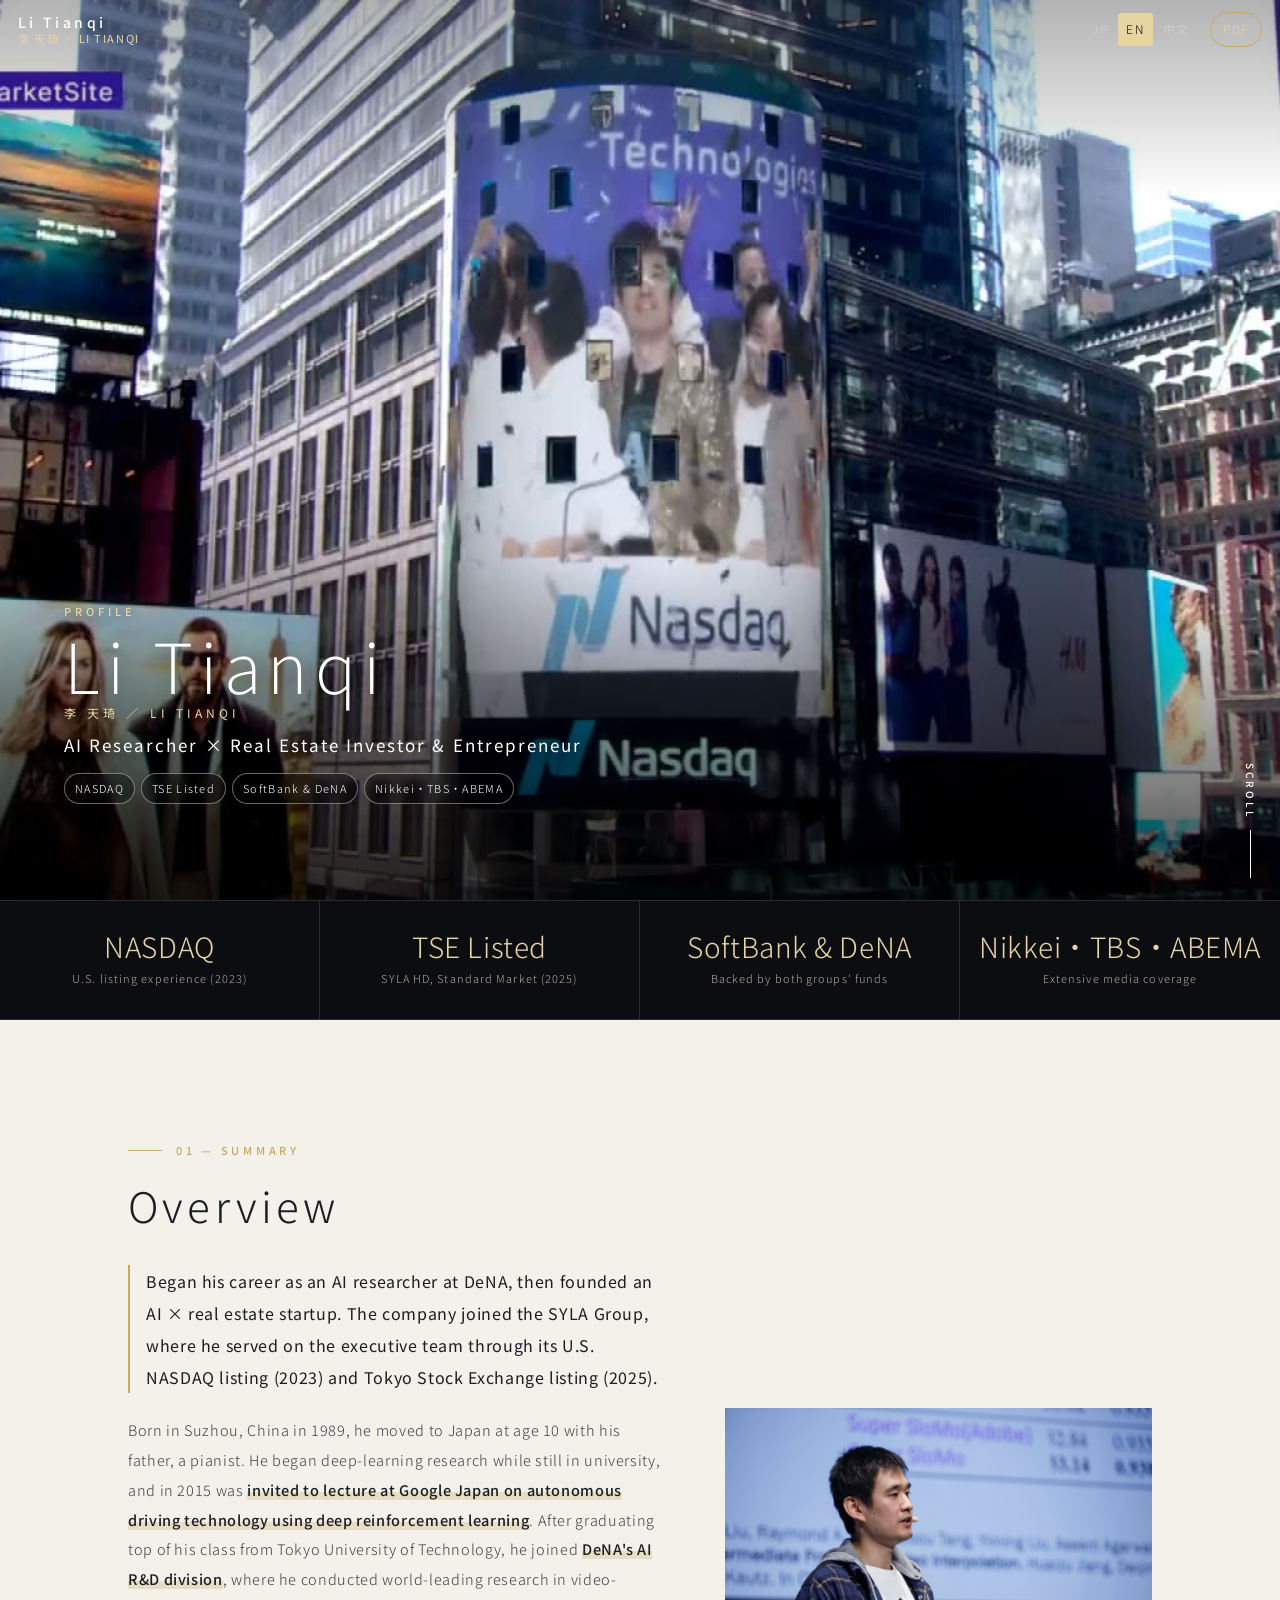
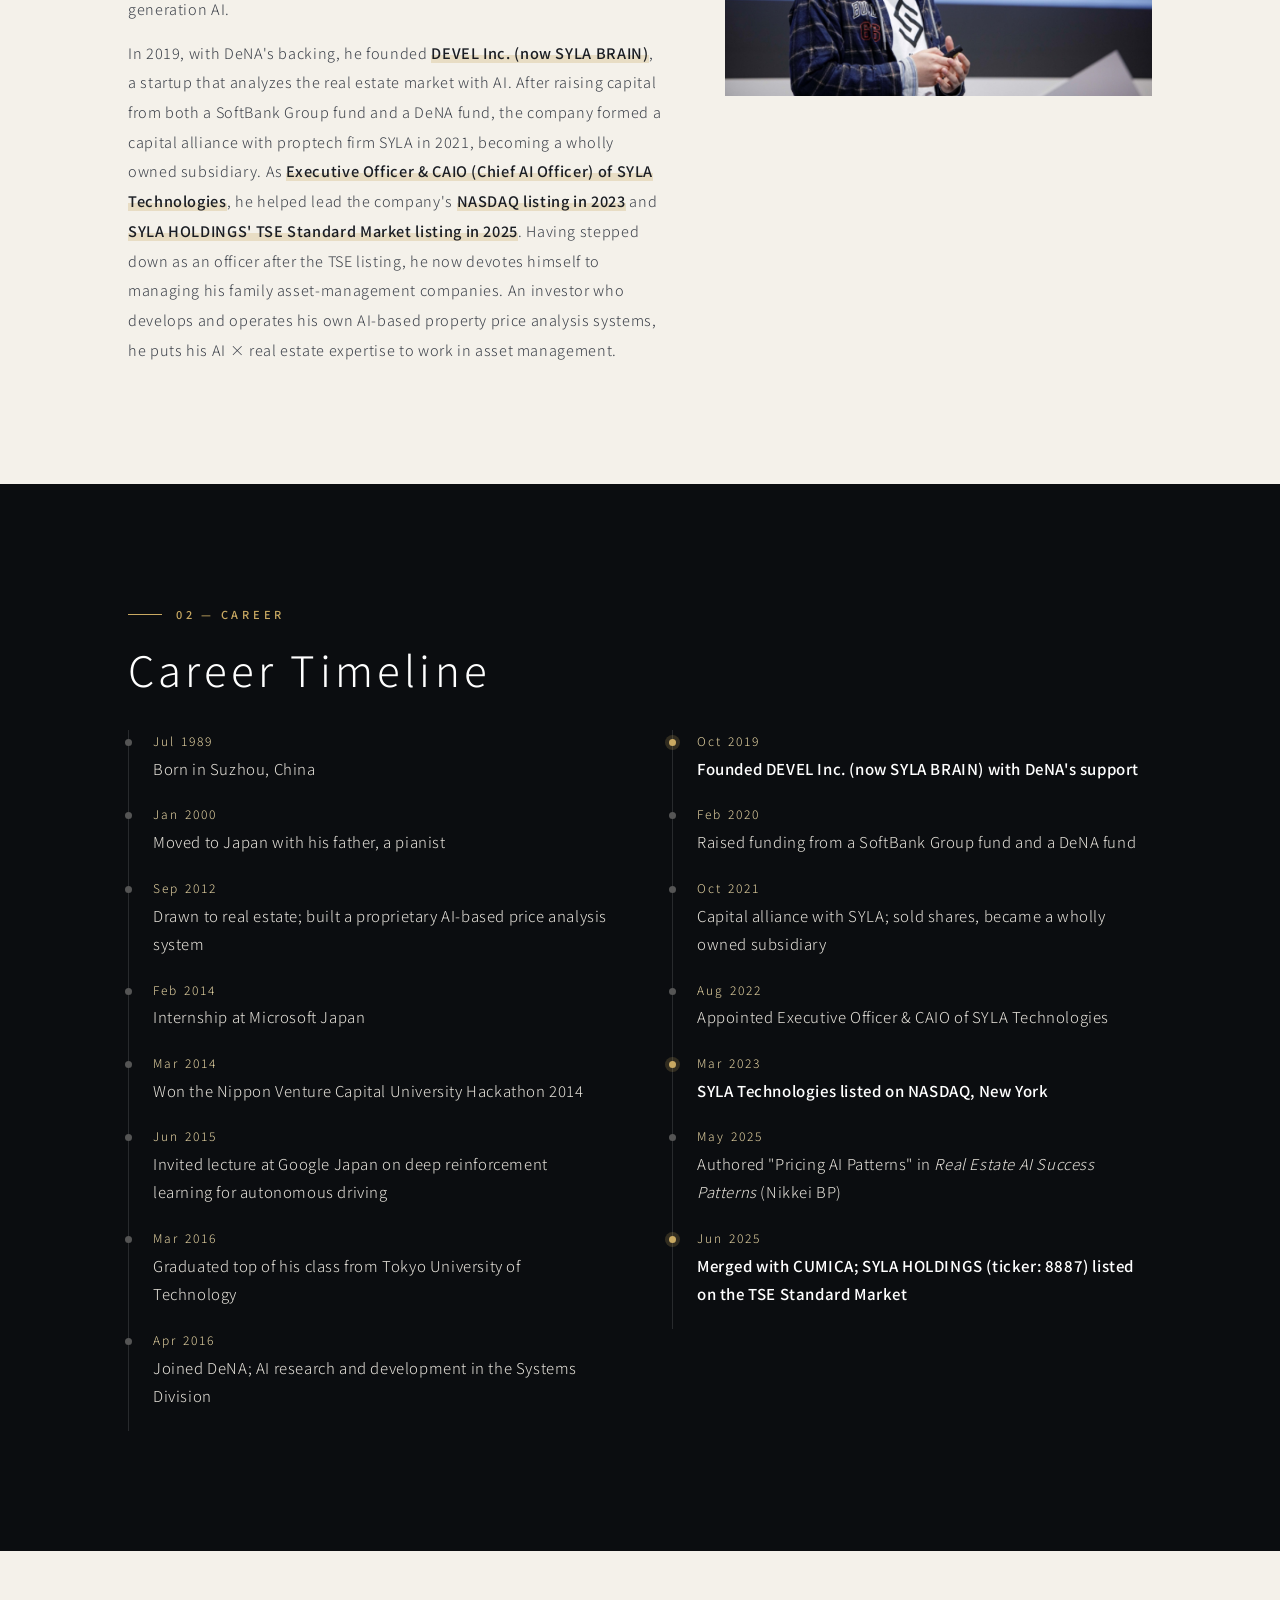
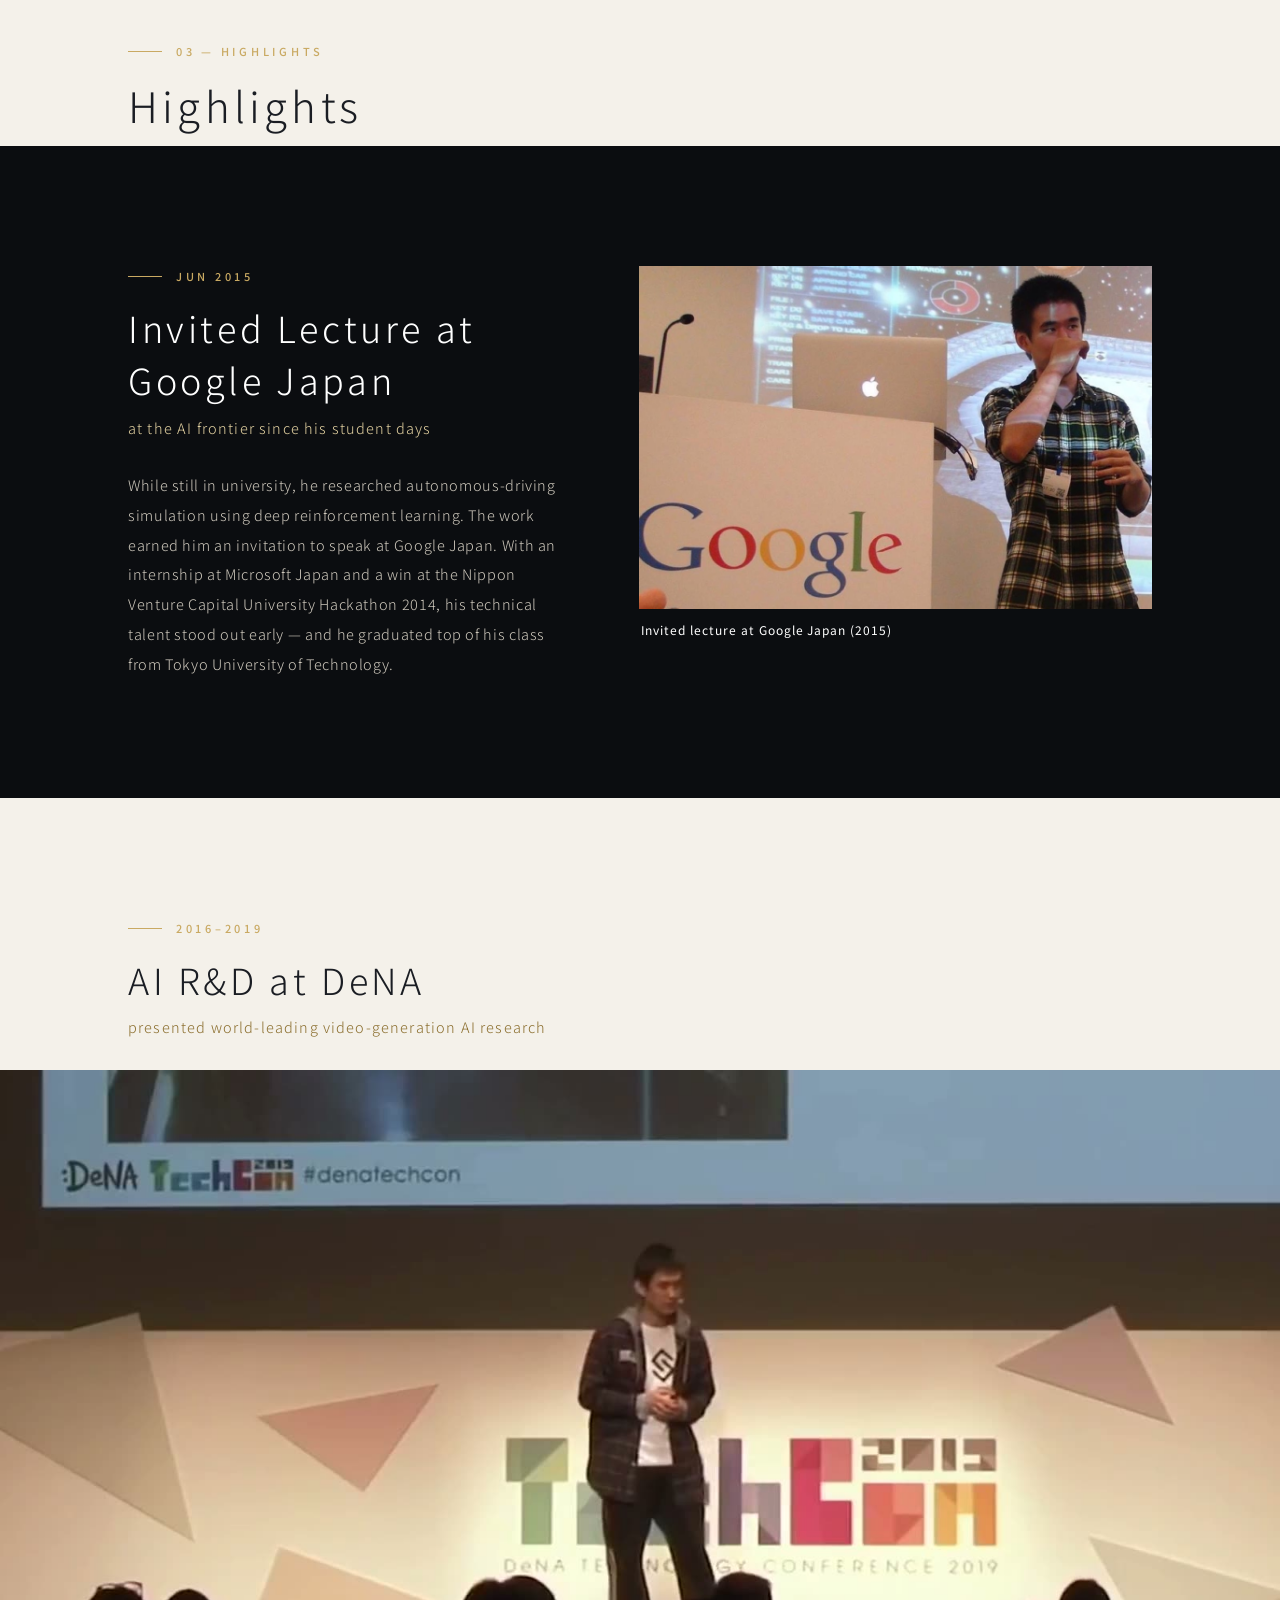
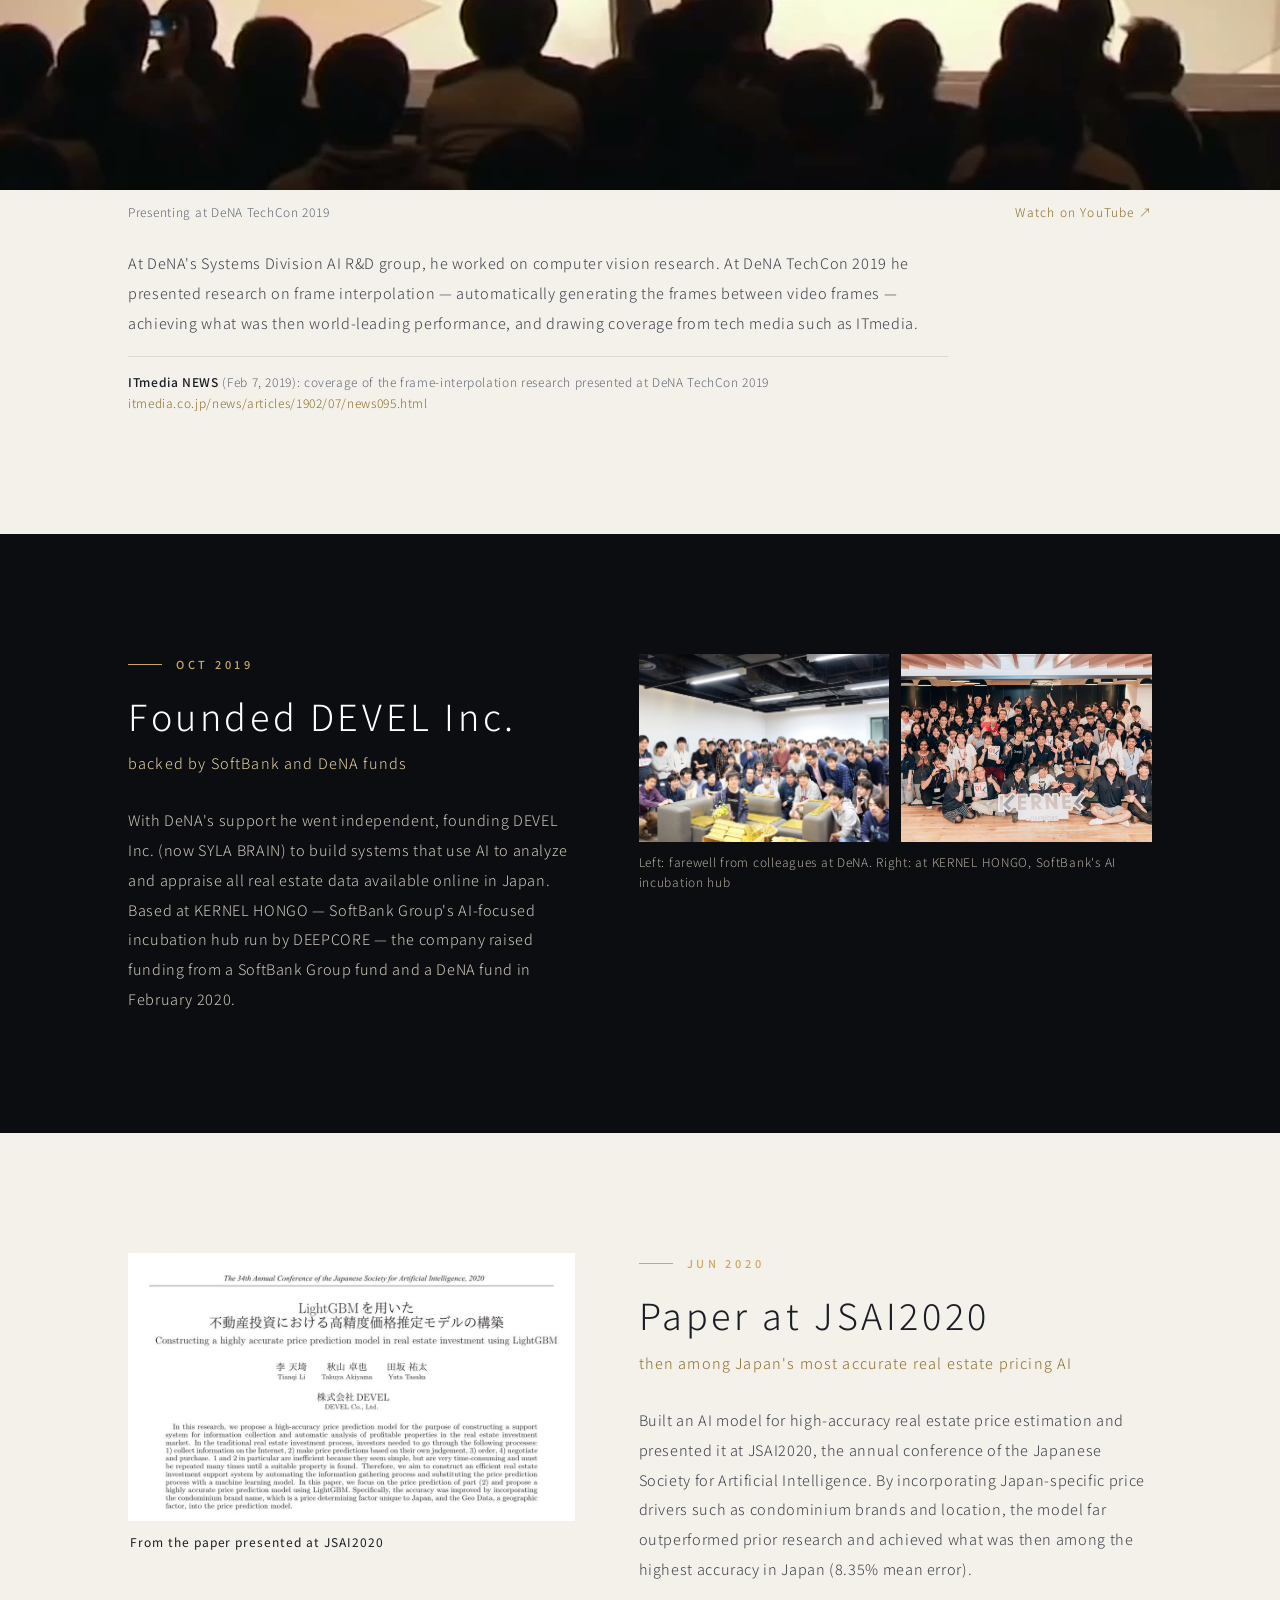
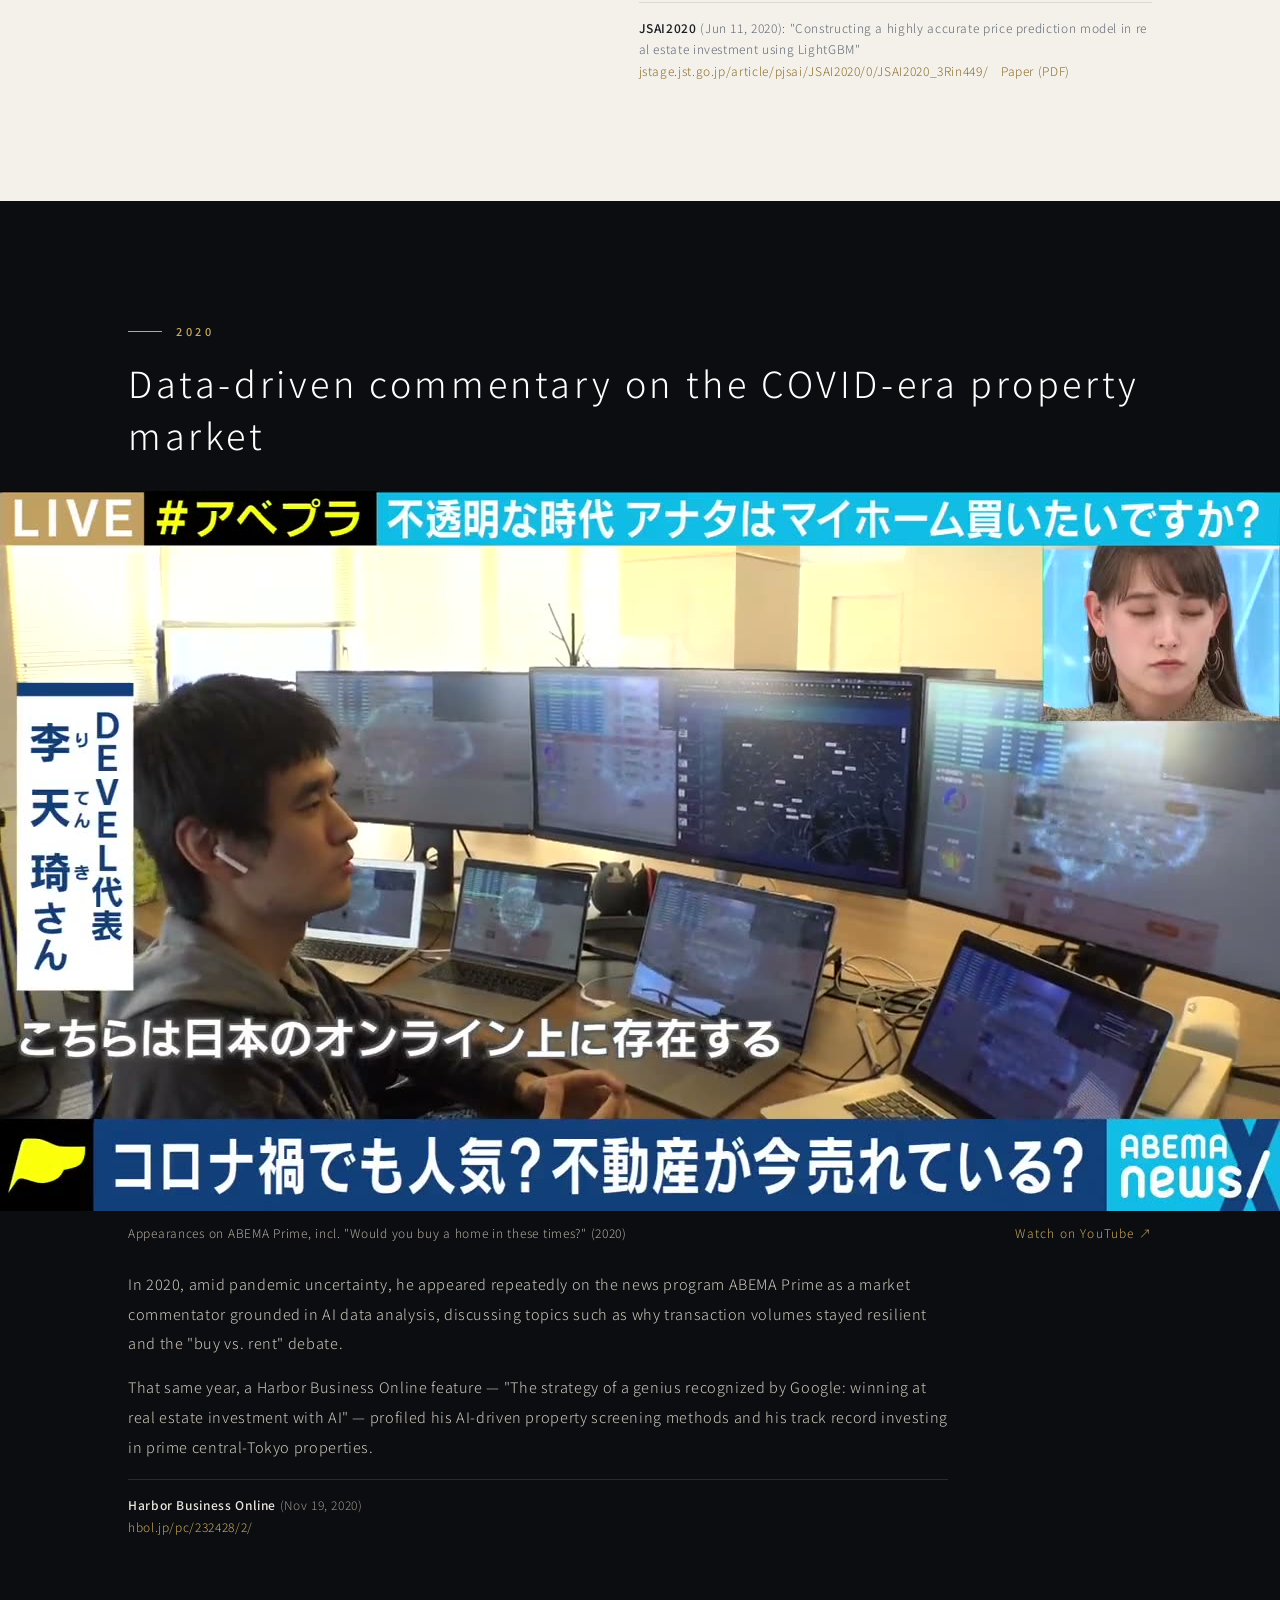
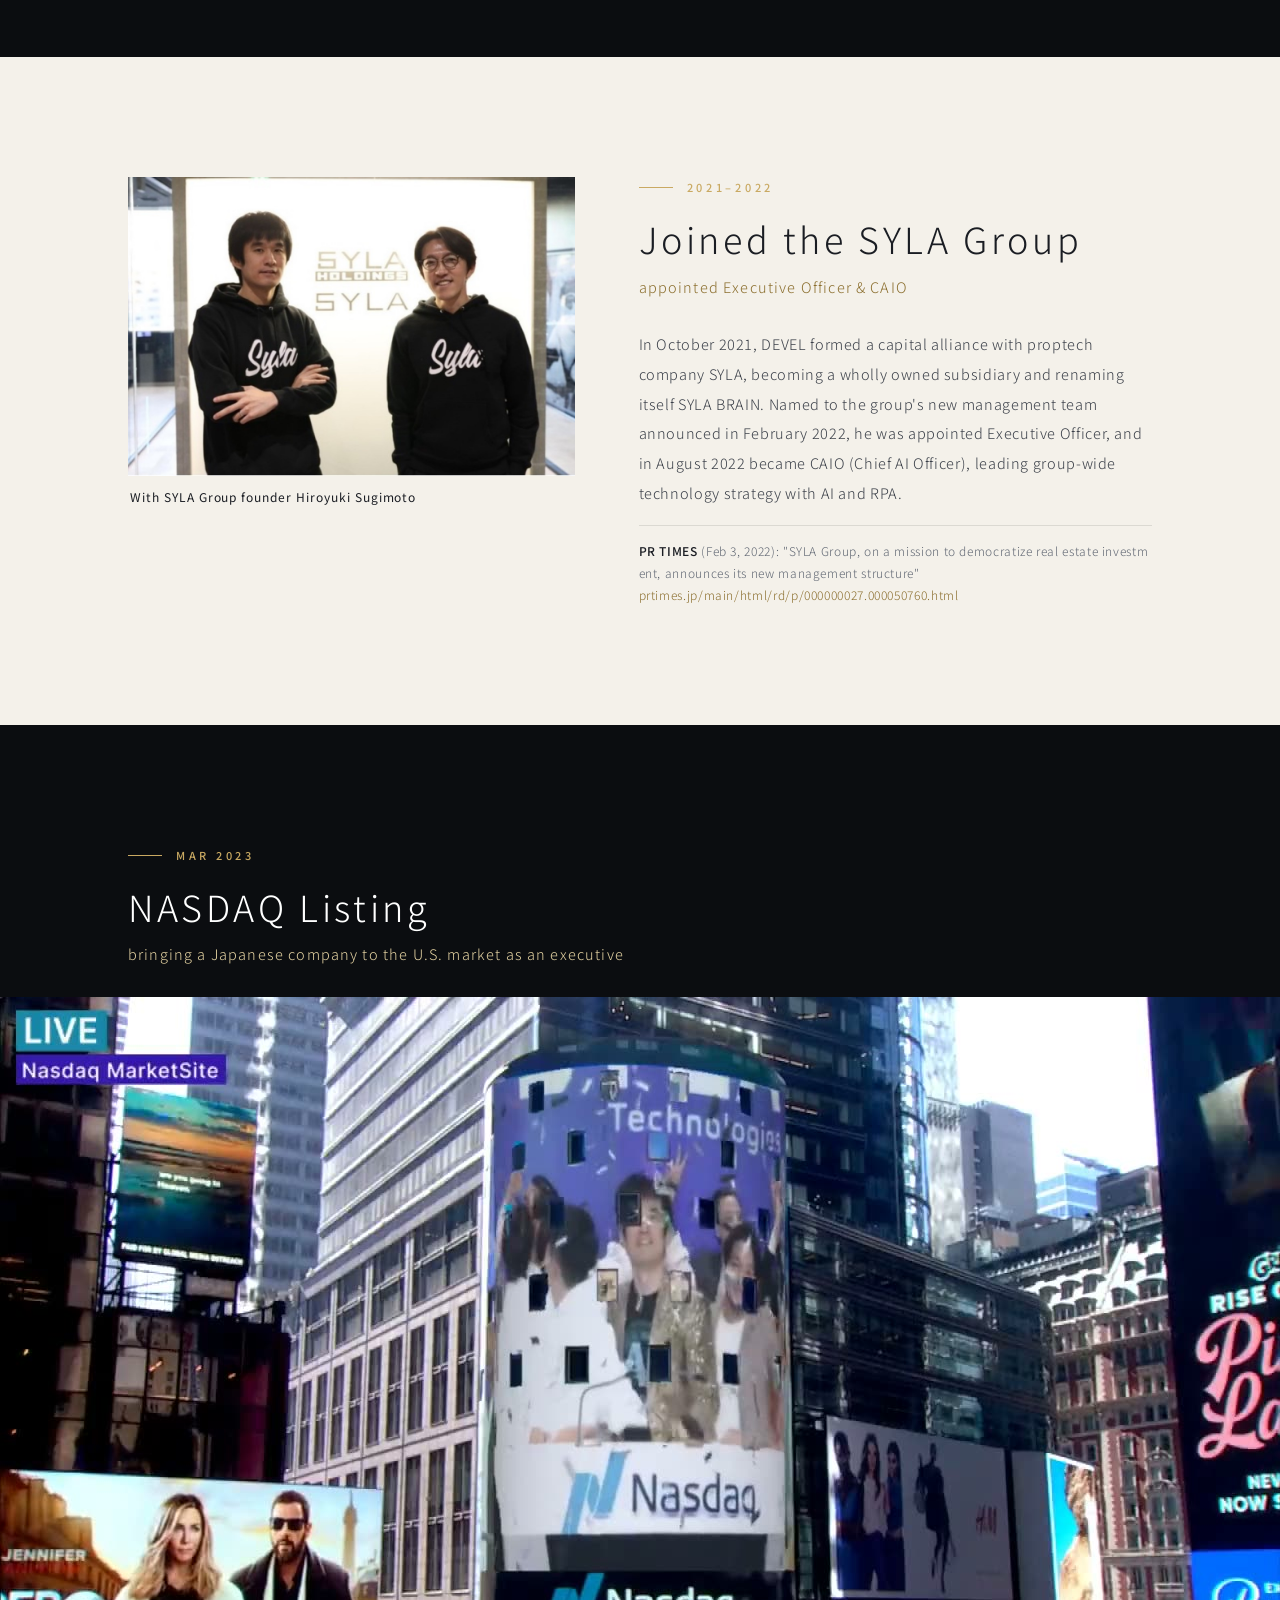
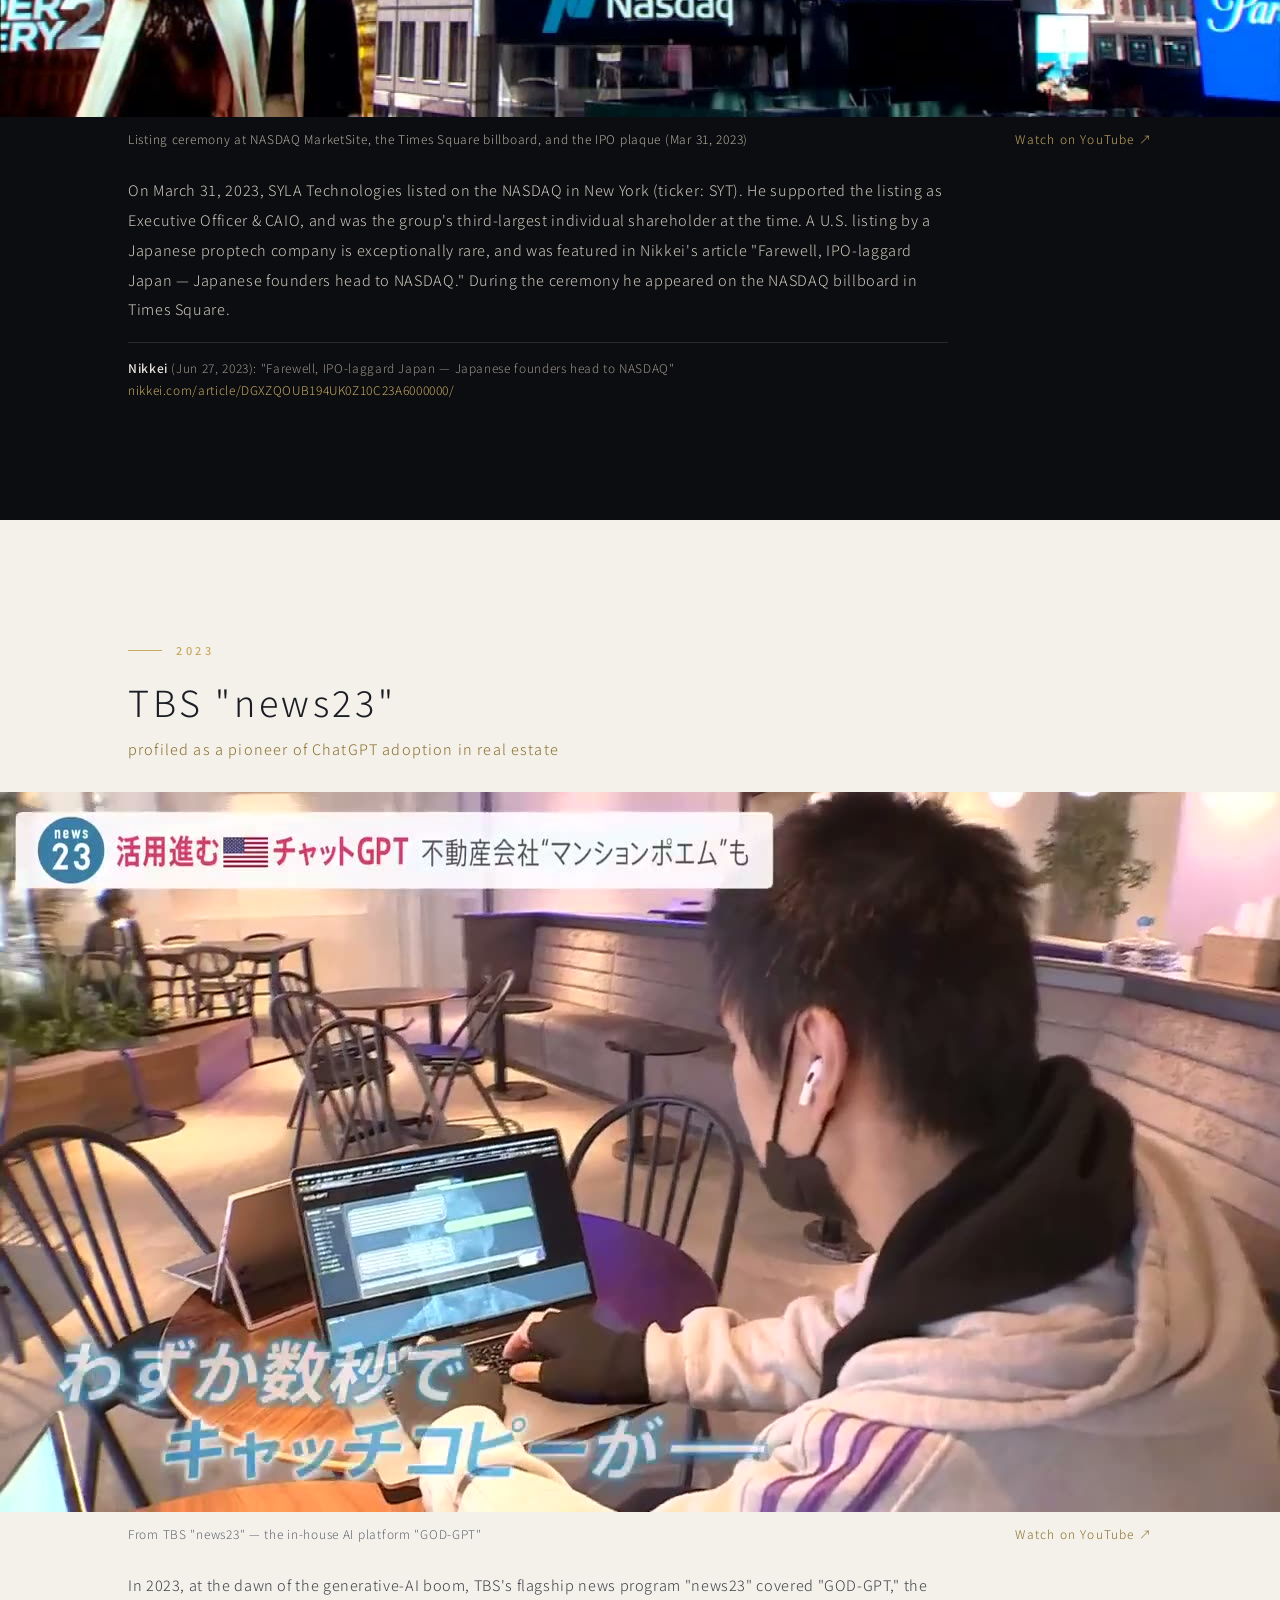
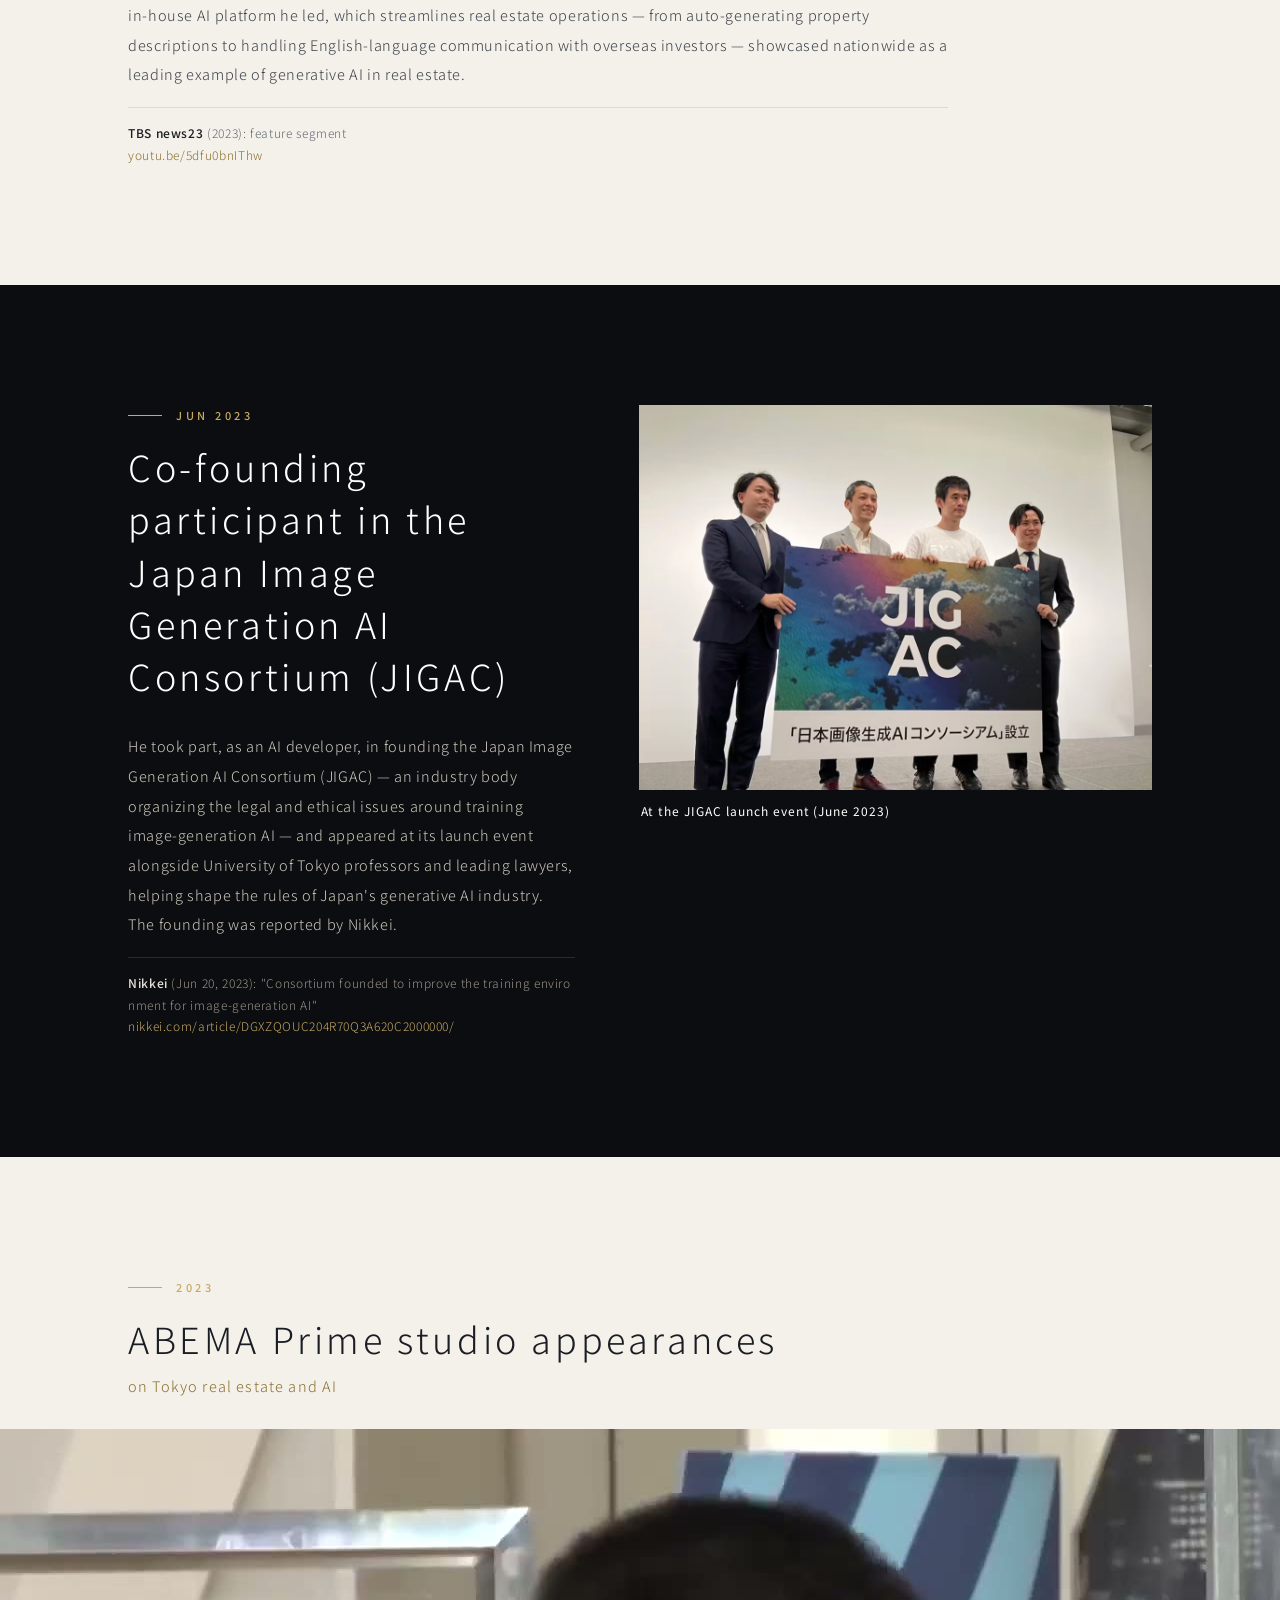
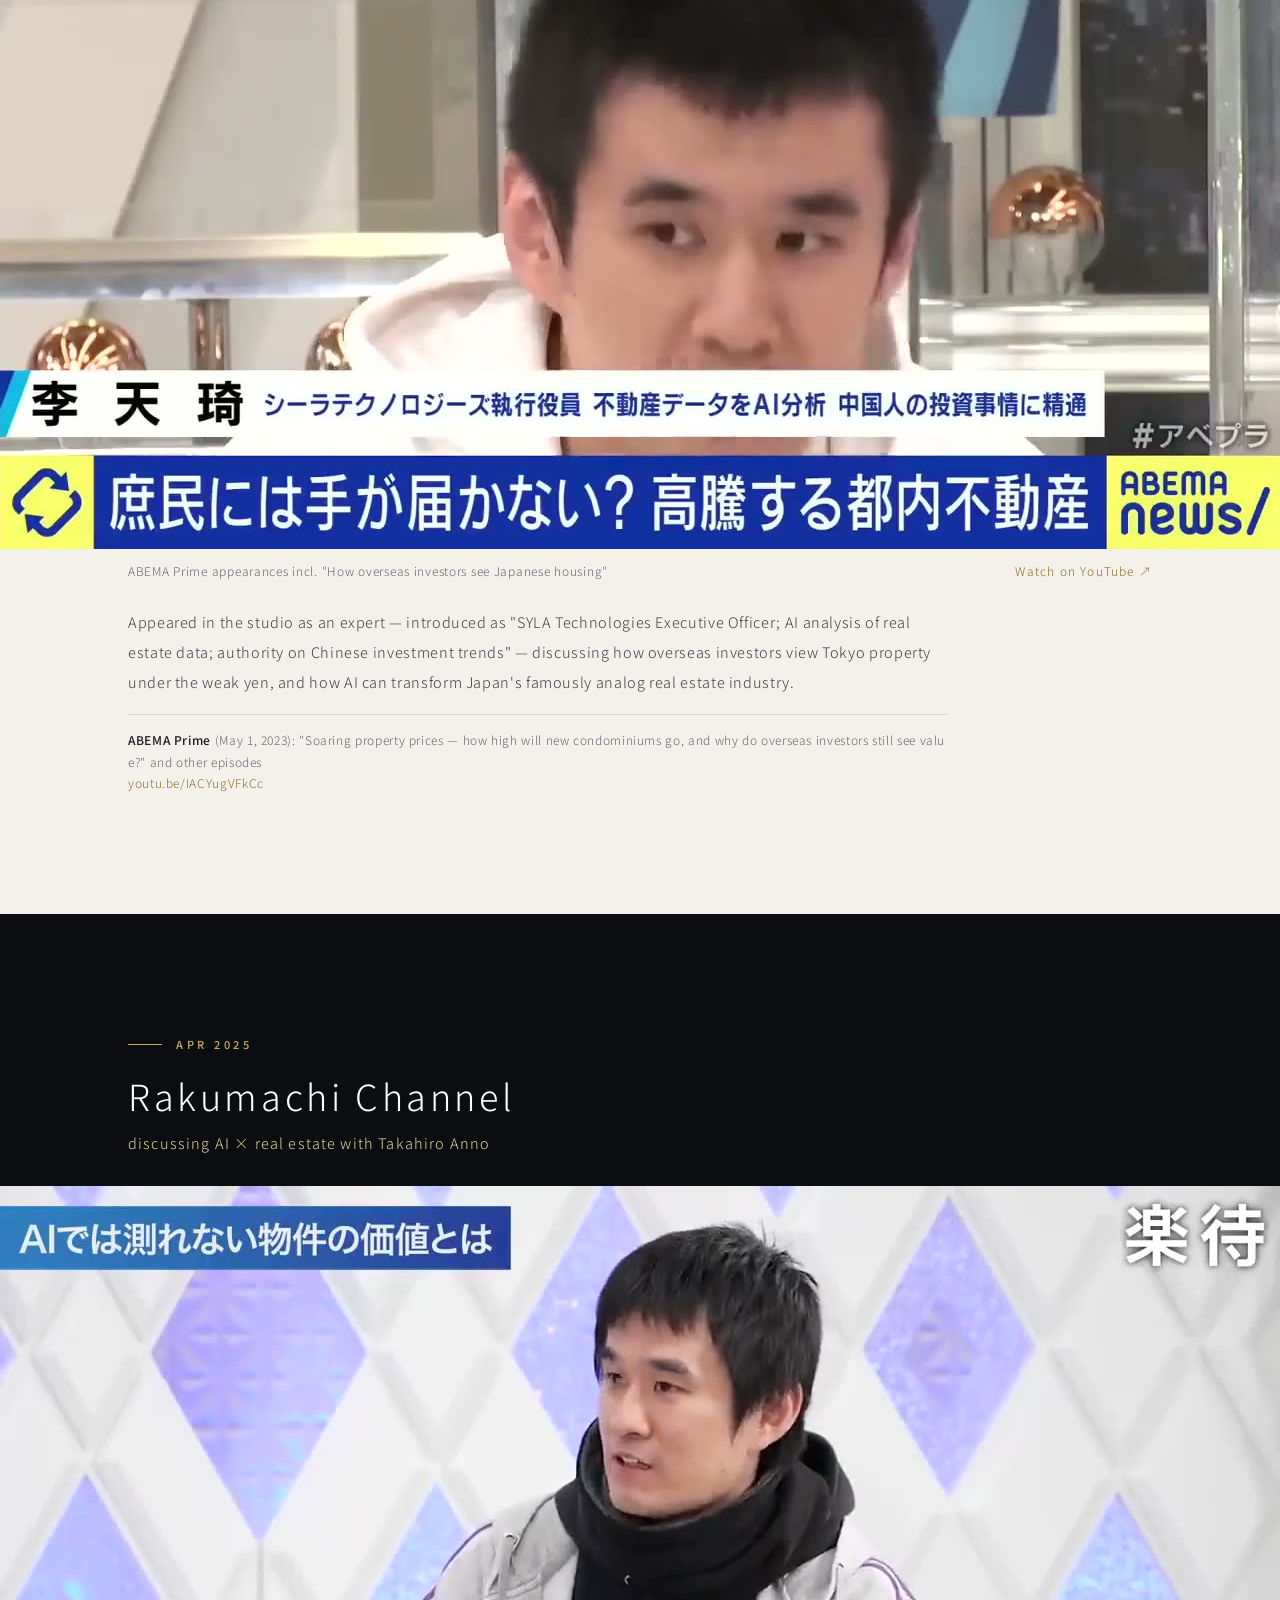
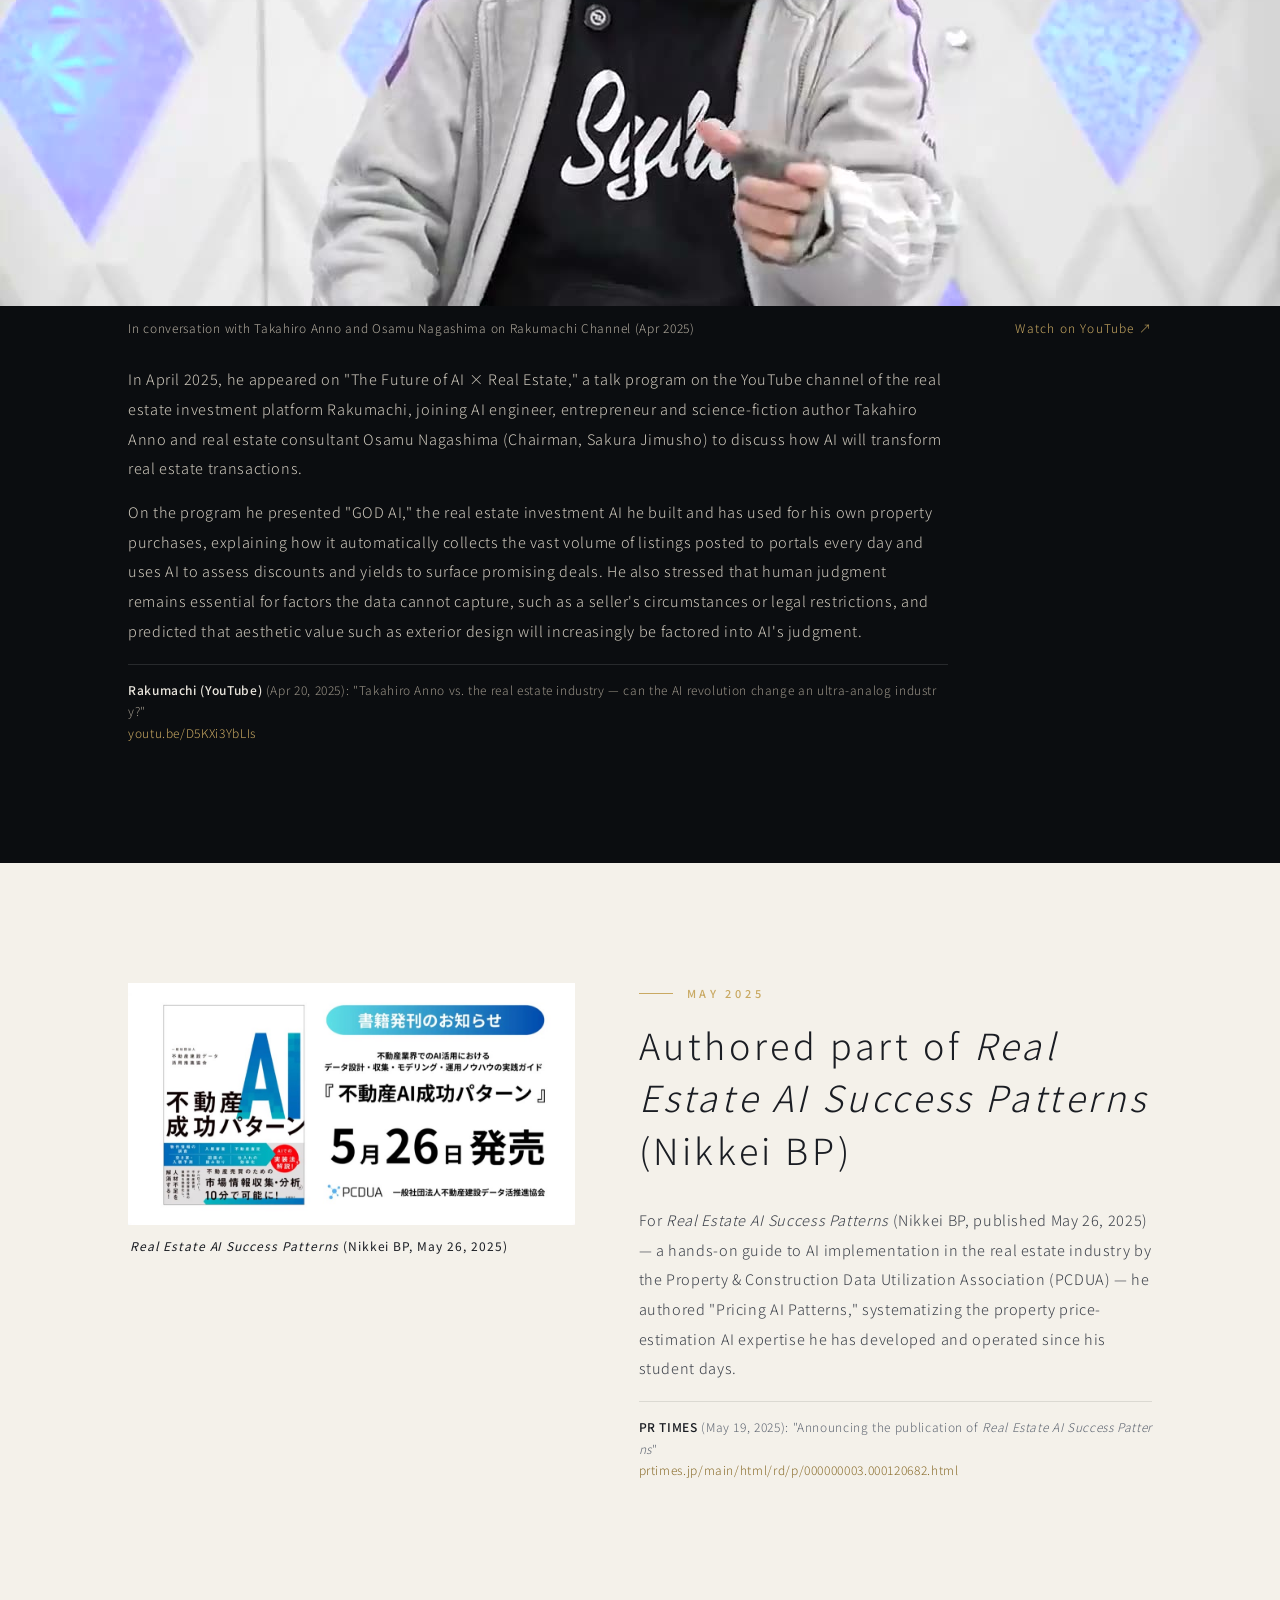
<file: en.html>
<!DOCTYPE html>
<html lang="en">
<head>
<meta charset="utf-8">
<meta name="viewport" content="width=device-width, initial-scale=1, viewport-fit=cover">
<title>Li Tianqi | Profile</title>
<meta name="robots" content="noindex, nofollow">
<meta name="description" content="AI Researcher × Real Estate Investor & Entrepreneur">
<meta property="og:type" content="profile">
<meta property="og:title" content="Li Tianqi | Profile">
<meta property="og:description" content="AI Researcher × Real Estate Investor & Entrepreneur">
<meta property="og:url" content="https://leetenki.github.io/leetenki_profile/en.html">
<meta property="og:image" content="https://leetenki.github.io/leetenki_profile/img/og.jpg">
<meta property="og:image:width" content="1200">
<meta property="og:image:height" content="630">
<meta name="twitter:card" content="summary_large_image">
<meta name="twitter:image" content="https://leetenki.github.io/leetenki_profile/img/og.jpg">
<link rel="icon" href="data:image/svg+xml,%3Csvg xmlns=%27http://www.w3.org/2000/svg%27 viewBox=%270 0 32 32%27%3E%3Crect width=%2732%27 height=%2732%27 fill=%27%230b0d10%27/%3E%3Ctext x=%2716%27 y=%2722%27 font-size=%2716%27 text-anchor=%27middle%27 fill=%27%23c9a962%27 font-family=%27sans-serif%27%3ELT%3C/text%3E%3C/svg%3E">
<link rel="preconnect" href="https://fonts.googleapis.com">
<link rel="preconnect" href="https://fonts.gstatic.com" crossorigin>
<link href="https://fonts.googleapis.com/css2?family=Noto+Sans+JP:wght@200;300;400;500;700&display=swap" rel="stylesheet">
<style>

:root{
  --bg:#0b0d10; --bg2:#12151a; --paper:#f4f1ea; --paper2:#ebe6dc; --ink:#1a1d23; --ink2:#5f6672;
  --gold:#c9a962; --gold2:#e6d4a3; --line:rgba(255,255,255,.12); --line-d:rgba(0,0,0,.1);
  --sans:"Noto Sans JP","Helvetica Neue","Segoe UI",Arial,sans-serif;
}
*{box-sizing:border-box;margin:0;padding:0}
html{scroll-behavior:smooth;-webkit-text-size-adjust:100%}
body{background:var(--bg);color:#e8e4dc;font-family:var(--sans);font-weight:300;line-height:1.9;letter-spacing:.04em;overflow-x:hidden}
img,video{display:block;max-width:100%;height:auto}
ul{list-style:none}

/* ---------- top bar ---------- */
.bar{position:fixed;top:0;left:0;right:0;z-index:50;display:flex;align-items:center;justify-content:space-between;padding:12px 18px;padding-top:calc(12px + env(safe-area-inset-top));transition:background .4s,border-color .4s;border-bottom:1px solid transparent;pointer-events:none}
.bar.solid{background:rgba(11,13,16,.88);backdrop-filter:saturate(140%) blur(10px);-webkit-backdrop-filter:saturate(140%) blur(10px);border-color:var(--line)}
.bar .brand{font-size:12px;font-weight:500;letter-spacing:.2em;color:#fff;line-height:1.3}
.bar .brand small{display:block;font-size:11px;font-weight:400;letter-spacing:.14em;color:var(--gold2)}
.bar .price{font-size:13px;color:var(--gold2);letter-spacing:.06em;white-space:nowrap}
.bar .price b{font-size:17px;font-weight:700}

/* ---------- hero ---------- */
.hero{position:relative;height:100svh;min-height:600px;overflow:hidden;display:flex;align-items:flex-end;background:#000}
.hero video,.hero .poster{position:absolute;inset:0;width:100%;height:100%;object-fit:cover}
.hero .poster{animation:kb 30s ease-in-out infinite alternate;z-index:1}
@keyframes kb{from{transform:scale(1)}to{transform:scale(1.1)}}
.hero::after{content:"";position:absolute;inset:0;z-index:1;background:linear-gradient(180deg,rgba(0,0,0,.35) 0%,rgba(0,0,0,0) 30%,rgba(0,0,0,.2) 60%,rgba(0,0,0,.9) 100%)}
.hero .in{position:relative;z-index:2;width:100%;padding:0 22px calc(56px + env(safe-area-inset-bottom))}
.hero .en{font-size:11px;font-weight:500;letter-spacing:.36em;color:var(--gold2);text-transform:uppercase;text-shadow:0 1px 10px rgba(0,0,0,.6)}
.hero .no{font-size:clamp(76px,22vw,180px);font-weight:200;line-height:.95;letter-spacing:-.01em;color:#fff;margin:6px 0 0;text-shadow:0 4px 40px rgba(0,0,0,.5)}
.hero .no small{font-size:.22em;font-weight:300;letter-spacing:.2em;margin-left:10px;color:var(--gold2)}
.hero h1{font-size:clamp(20px,5.4vw,30px);font-weight:400;letter-spacing:.14em;color:#fff;margin-top:10px}
.hero .spec{display:flex;flex-wrap:wrap;gap:6px 8px;margin:16px 0 18px;font-size:12px;letter-spacing:.12em;color:#fff}
.hero .spec li{padding:5px 11px;border:1px solid rgba(255,255,255,.4);border-radius:999px;backdrop-filter:blur(6px);-webkit-backdrop-filter:blur(6px);background:rgba(0,0,0,.2)}
.hero .p{color:#fff;font-size:13px;letter-spacing:.14em;white-space:nowrap;display:flex;align-items:baseline;gap:10px}
.hero .p b{font-size:clamp(30px,8vw,54px);font-weight:700;color:var(--gold2);letter-spacing:.02em;line-height:1}
.hero .p small{font-size:11px;color:#cfc9bd}
.scroll{position:absolute;right:20px;bottom:calc(22px + env(safe-area-inset-bottom));z-index:3;font-size:10px;font-weight:500;letter-spacing:.3em;color:#fff;writing-mode:vertical-rl;display:flex;align-items:center;gap:10px}
.scroll::after{content:"";width:1px;height:48px;background:#fff;animation:sc 1.8s ease-in-out infinite}
@keyframes sc{0%{transform:scaleY(0);transform-origin:top}50%{transform:scaleY(1);transform-origin:top}51%{transform-origin:bottom}100%{transform:scaleY(0);transform-origin:bottom}}

/* ---------- key numbers ---------- */
.keys{border-top:1px solid var(--line);border-bottom:1px solid var(--line);background:var(--bg)}
.keys ul{display:grid;grid-template-columns:repeat(3,1fr)}
.keys li{padding:22px 10px;text-align:center;border-right:1px solid var(--line)}
.keys li:nth-child(3n){border-right:0}
.keys li:nth-child(n+4){border-top:1px solid var(--line)}
.keys .v{font-size:30px;font-weight:200;color:#fff;line-height:1.1;letter-spacing:.02em}
.keys .v small{font-size:13px;font-weight:300;color:var(--gold2);margin-left:3px;letter-spacing:.08em}
.keys .k{font-size:10.5px;letter-spacing:.24em;color:#9b9488;margin-top:6px;text-transform:uppercase}

/* ---------- sections ---------- */
section{padding:80px 0;position:relative}
.wrap{padding:0 20px;max-width:1120px;margin:0 auto}
.head{margin-bottom:30px}
.head .no{display:flex;align-items:center;gap:14px;font-size:11px;font-weight:500;letter-spacing:.34em;color:var(--gold);text-transform:uppercase}
.head .no::before{content:"";width:34px;height:1px;background:var(--gold);flex:0 0 auto}
.head h2{font-size:clamp(22px,5.6vw,42px);font-weight:300;letter-spacing:.1em;line-height:1.45;color:#fff;margin-top:14px}
.head p.lead{margin-top:16px;font-size:14px;color:#c8c2b6;max-width:640px}
.light{background:var(--paper);color:var(--ink)}
.light .head h2{color:var(--ink)}
.light .head p.lead{color:var(--ink2)}
.paper2{background:var(--paper2)}

figure{margin:0}
figcaption{font-size:12px;letter-spacing:.08em;color:#b3ac9f;padding:10px 2px 0}
figcaption .t{color:#fff;font-weight:400}
.light figcaption{color:var(--ink2)}
.light figcaption .t{color:var(--ink)}
.full{margin:0 -20px}
.full img,.full video{width:100%}
.full figcaption{padding-left:20px;padding-right:20px}
.grid{display:grid;gap:22px 14px;grid-template-columns:1fr}
.grid-2{grid-template-columns:1fr 1fr}
.grid img{width:100%;aspect-ratio:var(--ar,4/3);object-fit:cover;background:#222}
.ar-3-4{--ar:3/4}.ar-16-9{--ar:16/9}.ar-1-1{--ar:1/1}.ar-auto{--ar:auto;object-fit:contain;background:#fff}
.stack{display:grid;gap:44px}

/* reveal */
.rv{opacity:0;transform:translateY(26px);transition:opacity 1s cubic-bezier(.2,.7,.2,1),transform 1s cubic-bezier(.2,.7,.2,1)}
.rv.on{opacity:1;transform:none}
.zoom{overflow:hidden}
.zoom img{transform:scale(1.06);transition:transform 1.6s cubic-bezier(.2,.7,.2,1)}
.zoom.on img{transform:none}
@media (prefers-reduced-motion:reduce){.rv,.zoom img{opacity:1;transform:none;transition:none}.hero .poster{animation:none}.marquee .track{animation:none}}

/* ---------- movie blocks ---------- */
.movie{padding:0;background:#000;position:relative;overflow:hidden}
.movie video{width:100%;height:100svh;max-height:820px;object-fit:cover}
.movie.short video{height:62svh;min-height:380px;max-height:620px}
.movie .cap{position:absolute;left:0;right:0;bottom:0;padding:120px 22px 40px;background:linear-gradient(180deg,rgba(0,0,0,0),rgba(0,0,0,.8));z-index:2}
.movie .cap .no{display:flex;align-items:center;gap:14px;font-size:11px;font-weight:500;letter-spacing:.34em;color:var(--gold2);text-transform:uppercase}
.movie .cap .no::before{content:"";width:34px;height:1px;background:var(--gold2);flex:0 0 auto}
.movie .cap h2{font-size:clamp(20px,5vw,36px);font-weight:300;letter-spacing:.1em;color:#fff;line-height:1.45;margin-top:10px}
.movie .cap p{font-size:13px;color:#d9d3c7;margin-top:8px;max-width:640px}
.walk{background:#0b0a09}
.walk video{height:100svh;max-height:none;display:block}
.walk .walk-v{position:relative}
.walk .cap{pointer-events:none}

/* ---------- panorama marquee ---------- */
.marquee{overflow:hidden;position:relative;background:#000}
.marquee .track{display:flex;width:max-content;animation:mq var(--dur,70s) linear infinite}
.marquee img{height:min(52vw,300px);width:auto;max-width:none;flex:0 0 auto}
@keyframes mq{from{transform:translateX(0)}to{transform:translateX(-50%)}}
.marquee .lbl{position:absolute;left:20px;bottom:14px;font-size:11px;letter-spacing:.24em;color:#fff;text-shadow:0 1px 8px rgba(0,0,0,.8);z-index:2}
.marquee::before,.marquee::after{content:"";position:absolute;top:0;bottom:0;width:60px;z-index:1;pointer-events:none}
.marquee::before{left:0;background:linear-gradient(90deg,var(--bg),transparent)}
.marquee::after{right:0;background:linear-gradient(270deg,var(--bg),transparent)}
.view-no{position:absolute;right:16px;top:0;font-size:clamp(90px,24vw,220px);font-weight:200;line-height:1;color:rgba(255,255,255,.05);pointer-events:none;letter-spacing:-.02em}

/* ---------- plan ---------- */
.plan-top{background:var(--paper);padding:60px 0}
.plan-top .box{background:#fff;padding:14px;border:1px solid #e4dfd6;box-shadow:0 20px 60px rgba(0,0,0,.06)}
.chips{display:flex;flex-wrap:wrap;gap:8px;margin-top:4px}
.chips li{font-size:12px;letter-spacing:.08em;padding:6px 11px;border:1px solid #cdbf9f;color:#6b5a32;background:#fbf8f1;border-radius:3px}
.plan-grid{display:grid;gap:30px;grid-template-columns:1fr}
.plan-grid .meta{display:grid;gap:18px}
.plan-grid .meta .big{font-size:clamp(34px,9vw,64px);font-weight:200;color:var(--ink);line-height:1.05;letter-spacing:.02em}
.plan-grid .meta .big small{font-size:.32em;color:#6b5a32;letter-spacing:.14em;margin-left:6px}
.plan-grid .meta p{font-size:14px;color:var(--ink2)}

/* ---------- outline table ---------- */
.tbl{width:100%;border-collapse:collapse;font-size:14px;background:#fff;border:1px solid #e4dfd6}
.tbl th,.tbl td{padding:12px 14px;border-bottom:1px solid #ece7de;vertical-align:top;text-align:left}
.tbl th{width:34%;font-weight:500;color:#6b5a32;background:#faf7f1;letter-spacing:.08em;white-space:nowrap}
.tbl tr:last-child th,.tbl tr:last-child td{border-bottom:0}
.tbl td b{font-size:20px;color:#1a1d23;font-weight:700}
.note{font-size:11.5px;color:var(--ink2);line-height:1.8;margin-top:14px}
.note.dk{color:#9b9488}

/* ---------- facilities ---------- */
.floors{display:grid;gap:12px;grid-template-columns:1fr;margin:0 0 40px}
.floors li{border:1px solid var(--line);padding:18px 20px;background:var(--bg2);position:relative;overflow:hidden}
.floors li::after{content:attr(data-f);position:absolute;right:-4px;bottom:-30px;font-size:96px;font-weight:200;color:rgba(255,255,255,.05);line-height:1;letter-spacing:-.03em}
.floors .f{font-size:20px;font-weight:300;letter-spacing:.08em;color:var(--gold2);line-height:1}
.floors .n{font-size:13.5px;margin-top:10px;color:#fff;letter-spacing:.08em;font-weight:400}
.floors .n span{display:block}
.floors .d{font-size:12px;color:#b3ac9f;margin-top:4px}

/* ---------- future timeline ---------- */
.tl{display:grid;gap:0;border-left:1px solid var(--line);padding-left:22px}
.tl li{position:relative;padding:0 0 26px}
.tl li::before{content:"";position:absolute;left:-26px;top:10px;width:7px;height:7px;border-radius:50%;background:var(--gold)}
.tl .y{font-size:12px;letter-spacing:.24em;color:var(--gold2)}
.tl .t{font-size:15px;color:#fff;font-weight:400;margin-top:2px;letter-spacing:.06em}
.tl .d{font-size:12.5px;color:#b3ac9f;margin-top:2px}
.fig-w{background:#fff;padding:12px;border:1px solid var(--line)}
.fig-w figcaption{color:#5f6672}
.fig-w figcaption .t{color:#1a1d23}

/* ---------- access ---------- */
.times{display:grid;grid-template-columns:repeat(2,1fr);gap:12px}
.times li{border:1px solid var(--line);padding:14px 16px;background:var(--bg2)}
.times .to{font-size:12.5px;color:#c8c2b6;letter-spacing:0}
.times .to small{font-size:11px;color:#9b9488;letter-spacing:.04em}
.times .m{font-size:32px;font-weight:200;line-height:1;color:#fff;margin-top:6px}
.times .m small{font-size:12px;font-weight:300;color:var(--gold2);margin-left:4px;letter-spacing:.1em}
.maps{display:grid;gap:14px;grid-template-columns:1fr;margin-top:30px}
.maps figure{background:#fff;padding:10px;border:1px solid var(--line)}
.maps img{width:100%}
.maps figcaption{color:#5f6672}
.maps figcaption .t{color:#1a1d23}

/* ---------- equipment ---------- */
.eq{display:grid;grid-template-columns:repeat(2,1fr);gap:12px}
.eq li{background:#fff;border:1px solid #e4dfd6;overflow:hidden}
.eq img{width:100%;aspect-ratio:3/2;object-fit:cover}
.eq .n{font-size:12px;letter-spacing:.06em;color:var(--ink);padding:9px 10px 10px;line-height:1.5;font-weight:400}

/* ---------- closing ---------- */
.close{position:relative;text-align:center;padding:120px 20px 110px;overflow:hidden;background:#000}
.close>img{position:absolute;inset:0;width:100%;height:100%;object-fit:cover;opacity:.55}
.close .in{position:relative;z-index:2}
.close .en{font-size:11px;font-weight:500;letter-spacing:.36em;color:var(--gold2);text-transform:uppercase}
.close h2{font-size:clamp(24px,6.4vw,44px);font-weight:300;letter-spacing:.12em;color:#fff;margin-top:14px;line-height:1.45}
.close .p{color:#fff;margin-top:26px;letter-spacing:.14em;font-size:13px}
.close .p b{display:block;font-size:clamp(40px,11vw,76px);color:var(--gold2);font-weight:700;letter-spacing:.02em;line-height:1;margin-top:6px}
.close ul{display:flex;flex-wrap:wrap;justify-content:center;gap:8px 10px;margin-top:26px;font-size:12px;letter-spacing:.12em;color:#e8e4dc}
.close li{padding:6px 12px;border:1px solid rgba(255,255,255,.35);border-radius:999px;backdrop-filter:blur(6px);-webkit-backdrop-filter:blur(6px)}
footer{padding:28px 20px calc(28px + env(safe-area-inset-bottom));background:#06080a;font-size:11px;color:#8a8478;line-height:1.9;text-align:left;letter-spacing:.06em}
footer p{max-width:760px;margin:0 auto 6px;padding-left:1em;text-indent:-1em}

/* ---------- responsive ---------- */
.pc{display:none}
figcaption .d{display:none}
@media (max-width:759px){
  .head h2{font-size:22px;letter-spacing:.06em}
  figcaption{white-space:nowrap;overflow:hidden;text-overflow:ellipsis;letter-spacing:.04em}
  .tbl{font-size:13px}
  .tbl th,.tbl td{padding:10px 10px;letter-spacing:.02em}
  .tbl th{width:30%;white-space:normal}
  .tbl td b{font-size:18px}
}
@media (min-width:760px){
  section{padding:120px 0}
  .wrap{padding:0 48px}
  .full{margin:0}
  .full figcaption{padding-left:2px;padding-right:2px}
  .grid{gap:28px 24px}
  .grid-d2{grid-template-columns:1fr 1fr}
  .grid-d3{grid-template-columns:1fr 1fr 1fr}
  .offset>*:nth-child(2){margin-top:72px}
  .pc{display:inline}
  figcaption .d{display:inline}
  .hero .in{padding:0 64px 96px}
  .movie .cap{padding:160px 64px 60px}
  .walk::before{content:"";position:absolute;inset:-40px;background:url(img/poster_walk.jpg) center/cover;filter:blur(48px) brightness(.32);z-index:0}
  .walk .walk-in{position:relative;z-index:1;display:grid;grid-template-columns:1fr auto;align-items:center;gap:72px;max-width:1180px;margin:0 auto;padding:110px 64px}
  .walk .cap{position:static;padding:0;background:none;pointer-events:auto}
  .walk .cap h2{font-size:clamp(28px,3.2vw,40px)}
  .walk .cap p{font-size:14px;line-height:1.9}
  .walk video{width:auto;height:min(80vh,760px);aspect-ratio:9/16;object-fit:cover;border-radius:20px;box-shadow:0 40px 80px rgba(0,0,0,.6)}
  .keys ul{grid-template-columns:repeat(6,1fr)}
  .keys li{padding:30px 10px;border-top:0!important;border-right:1px solid var(--line)!important}
  .keys li:last-child{border-right:0!important}
  .keys .v{font-size:40px}
  .plan-top{padding:110px 0}
  .plan-grid{grid-template-columns:1.05fr .95fr;align-items:center;gap:56px}
  .floors{grid-template-columns:1fr 1fr 1fr}
  .times{grid-template-columns:repeat(4,1fr)}
  .maps{grid-template-columns:1fr 1fr}
  .eq{grid-template-columns:repeat(4,1fr)}
  .tl{grid-template-columns:repeat(4,1fr);border-left:0;padding-left:0;border-top:1px solid var(--line);padding-top:26px;gap:24px}
  .tl li{padding:0 12px 0 0}
  .tl li::before{left:0;top:-30px}
}

/* ================= profile 追加 ================= */
.bar{pointer-events:auto}
.bar .brand{font-size:14px;letter-spacing:.24em}
.tools{display:flex;align-items:center;gap:12px;font-size:12px;letter-spacing:.14em}
.tools .lang{display:flex;gap:2px}
.tools .lang a{color:#d9d3c7;text-decoration:none;padding:5px 8px;border-radius:3px}
.tools .lang a.on{color:#0b0d10;background:var(--gold2)}
.tools .pdf,.dl a{color:var(--gold2);text-decoration:none;border:1px solid var(--gold);padding:5px 12px;border-radius:999px}
.tools .pdf:hover,.dl a:hover{background:var(--gold);color:#0b0d10}
.hero .nm{font-size:clamp(56px,15vw,132px);font-weight:200;line-height:1;letter-spacing:.08em;color:#fff;margin-top:8px;text-shadow:0 4px 40px rgba(0,0,0,.5)}
.hero .nm small{display:block;font-size:clamp(12px,1.4vw,15px);font-weight:400;letter-spacing:.34em;color:var(--gold2);margin-top:14px}
.hero .role{font-size:clamp(15px,4vw,22px);font-weight:400;letter-spacing:.12em;color:#fff;margin-top:16px;text-shadow:0 2px 16px rgba(0,0,0,.6)}
.keys ul{grid-template-columns:repeat(2,1fr)}
.keys li:nth-child(2n){border-right:0}
.keys li:nth-child(n+3){border-top:1px solid var(--line)}
.keys .v{font-size:22px;font-weight:300;color:var(--gold2)}
.keys .k{font-size:11px;letter-spacing:.1em;text-transform:none;color:#b3ac9f}
.lead2{font-size:16px;line-height:2;color:var(--ink);font-weight:400;margin-bottom:22px;padding-left:16px;border-left:2px solid var(--gold)}
p.body{font-size:14.5px;line-height:2.05;margin-top:14px;color:#cfc9bd}
.light p.body{color:#3a3f48}
p.body strong{font-weight:500;color:#fff}
.light p.body strong{color:var(--ink);background:linear-gradient(transparent 62%,rgba(201,169,98,.28) 62%)}
.sum{display:grid;gap:40px}
.sum-ph img{width:100%}
/* timeline */
.tline{list-style:none;border-left:1px solid var(--line);padding-left:24px}
.tline li{position:relative;padding:0 0 20px;display:grid;gap:2px}
.tline li::before{content:"";position:absolute;left:-28px;top:9px;width:7px;height:7px;border-radius:50%;background:#555}
.tline li.hl::before{background:var(--gold);box-shadow:0 0 0 4px rgba(201,169,98,.2)}
.tline .y{font-size:12px;letter-spacing:.18em;color:var(--gold2)}
.tline .t{font-size:15px;color:#e8e4dc;letter-spacing:.04em}
.tline li.hl .t{color:#fff;font-weight:500}
/* highlight cards */
.hi-intro{padding:90px 0 10px}
.card .head h2{font-size:clamp(22px,4.6vw,36px)}
.card .head .sub{font-size:14.5px;letter-spacing:.08em;color:var(--gold2);margin-top:10px;line-height:1.7}
.light.card .head .sub{color:#8a6d2c}
p.src{font-size:12px;line-height:1.8;margin-top:18px;padding-top:14px;border-top:1px solid var(--line);color:#9b9488;word-break:break-all}
.light p.src{border-color:var(--line-d);color:var(--ink2)}
p.src a,.mc a{color:var(--gold);text-decoration:none}
.light p.src a,.light .mc a{color:#8a6d2c}
.media-name{font-weight:500;color:#e8e4dc}
.light .media-name{color:var(--ink)}
.cardw{display:grid;gap:34px}
.cardw>*,.sum>*{min-width:0}
.ph .grid{gap:12px}
.gcap{font-size:12px;letter-spacing:.06em;color:#b3ac9f;margin-top:10px;line-height:1.7}
.light .gcap{color:var(--ink2)}
.ph figure img{width:100%}
.clip{margin-bottom:12px}.clip video{width:100%;aspect-ratio:16/9;object-fit:cover;background:#000}
.mvfull{margin:30px 0 0;background:#000}.mvfull a{display:block}
.mvfull video{width:100%;display:block;aspect-ratio:16/9;max-height:90svh;object-fit:cover;background:#000}
/* DeNA TechCon: 画面が横長で上下が切れるときは上を多く切り、登壇者のいる下側を残す */
.mvfull video[data-mp4*="dena_techcon"]{object-position:50% 100%}
.mvcard .txt{max-width:820px}
.mvcap{font-size:12px;letter-spacing:.06em;color:#b3ac9f;line-height:1.7;margin:12px 0 26px;display:flex;flex-wrap:wrap;justify-content:space-between;gap:6px 18px}
.light .mvcap{color:var(--ink2)}
.ytl{color:var(--gold);text-decoration:none;letter-spacing:.1em;white-space:nowrap}.light .ytl{color:#8a6d2c}.ytl:hover{text-decoration:underline}
@media (max-width:759px){.mvfull.sp43 video{aspect-ratio:4/3}.mvfull.sp916 video{aspect-ratio:9/16}}
/* media list */
.mtbl{border-top:1px solid var(--line-d)}
.mr{display:grid;grid-template-columns:1fr;gap:2px;padding:16px 0;border-bottom:1px solid var(--line-d)}
.md{font-size:12px;letter-spacing:.14em;color:#8a6d2c}
.mm{font-size:15px;font-weight:500;color:var(--ink)}
.mc{font-size:13.5px;color:var(--ink2);line-height:1.8;word-break:break-all}
/* movie (wide) */
.movie.wide video{height:auto;max-height:none;aspect-ratio:16/9}
@media (max-aspect-ratio:1/1){.movie.wide .cap{position:static;padding:22px 22px 30px;background:#000}}
/* closing (vertical movie) */
.walkup{background:#0b0a09}
.walkup video{width:100%;height:auto;aspect-ratio:9/16;object-fit:cover}
.walkup .cap{position:static;padding:30px 22px 60px;background:none}
.walkup .cap h2{font-size:clamp(34px,8vw,56px);font-weight:200;letter-spacing:.1em}
.walkup .spec{display:flex;flex-wrap:wrap;gap:6px 8px;margin:18px 0 24px;font-size:12px;letter-spacing:.1em;color:#fff}
.walkup .spec li{padding:5px 11px;border:1px solid rgba(255,255,255,.35);border-radius:999px}
.dl a{display:inline-block;padding:9px 26px;letter-spacing:.24em}
@media (max-width:759px){
  .bar .brand small{display:none}
  .tools{gap:6px}.tools .lang a{padding:4px 6px}
  .card .head h2{font-size:22px}
  .ph figcaption{white-space:normal;overflow:visible;line-height:1.7}
}
@media (min-width:760px){
  .keys ul{grid-template-columns:repeat(4,1fr)}
  .keys li{border-top:0!important;border-right:1px solid var(--line)!important}
  .keys li:last-child{border-right:0!important}
  .keys .v{font-size:28px}
  .sum{grid-template-columns:1.25fr 1fr;gap:64px;align-items:center}
  .tline{columns:2;column-gap:64px;border-left:0;padding-left:0}
  .tline li{break-inside:avoid;padding-left:24px;border-left:1px solid var(--line)}
  .tline li::before{left:-4px}
  .cardw{grid-template-columns:1fr 1.15fr;gap:64px;align-items:start}
  .card:nth-of-type(odd) .cardw .txt{order:2}
  .card section{padding:110px 0}
  .ph{position:sticky;top:90px}
  .mr{grid-template-columns:130px 210px 1fr;gap:20px;align-items:baseline}
  .walkup .walk-in{display:grid;grid-template-columns:auto 1fr;align-items:center;gap:80px;max-width:1180px;margin:0 auto;padding:110px 64px}
  .walkup video{width:auto;height:min(80vh,760px);border-radius:20px;box-shadow:0 40px 80px rgba(0,0,0,.6)}
  .walkup .cap{padding:0}
}

/* hero（PCのみ）: 名前・肩書きを小さめにして映像を見せる（2026-11-05） */
@media (min-width:760px){
.hero::after{background:radial-gradient(ellipse 70% 55% at 0% 100%,rgba(0,0,0,.55),rgba(0,0,0,0) 100%),linear-gradient(180deg,rgba(0,0,0,.3) 0%,rgba(0,0,0,0) 22%,rgba(0,0,0,0) 62%,rgba(0,0,0,.75) 100%)}
.hero .nm{font-size:clamp(38px,5.4vw,76px);letter-spacing:.1em;text-shadow:0 2px 24px rgba(0,0,0,.6)}
.hero .nm small{font-size:12px;margin-top:8px}
.hero .role{font-size:17px;margin-top:10px}
.hero .spec{gap:5px 6px;margin:12px 0 0;font-size:11px}
.hero .spec li{padding:4px 10px;background:rgba(0,0,0,.35)}
}
/* hero（スマホのみ）: 名前・肩書きを小さめに（2026-11-05） */
@media (max-width:759px){
/* スマホ用の縦長4:5動画を横幅いっぱいに切らずに表示し、文字は動画の下に置く */
.hero{height:auto;min-height:0;display:block;padding-top:calc(54px + env(safe-area-inset-top))}
.hero video{position:relative;inset:auto;display:block;height:auto;aspect-ratio:4/5}
.hero .poster{top:calc(54px + env(safe-area-inset-top));bottom:auto;height:auto;aspect-ratio:4/5;animation:none}
.hero::after{display:none}
.hero .in{padding:22px 22px 40px}
.hero .scroll{display:none}
.hero .nm{font-size:clamp(34px,10.5vw,46px);letter-spacing:.1em;margin-top:4px;text-shadow:0 2px 20px rgba(0,0,0,.6)}
.hero .nm small{font-size:10px;margin-top:6px}
.hero .role{font-size:13px;margin-top:8px}
.hero .en{font-size:10px}
.hero .spec{gap:5px 6px;margin:10px 0 0;font-size:10.5px}
.hero .spec li{padding:3px 9px;background:rgba(0,0,0,.35)}
}

.lbx-on figure:not([data-nolb]) img{cursor:zoom-in}
.lbx-on figure:has(.ovl) img{cursor:auto}
.lbx{position:fixed;inset:0;z-index:200;background:rgba(6,7,9,.96);display:none;overflow:hidden;touch-action:none;-webkit-user-select:none;user-select:none}
.lbx.on{display:block}
.lbx .tr{position:absolute;inset:0;display:flex;will-change:transform}
.lbx .tr.an{transition:transform .32s cubic-bezier(.2,.7,.2,1)}
.lbx .sl{flex:0 0 100%;height:100%;display:flex;align-items:center;justify-content:center;padding:calc(54px + env(safe-area-inset-top)) 0 calc(70px + env(safe-area-inset-bottom))}
.lbx .sl img{max-width:100%;max-height:100%;object-fit:contain;display:block;-webkit-user-drag:none;pointer-events:none}
.lbx button{position:absolute;background:none;border:0;color:#fff;cursor:pointer;font-family:inherit;line-height:1;padding:12px;opacity:.85}
.lbx button:hover{opacity:1}
.lbx .x{top:calc(4px + env(safe-area-inset-top));right:6px;font-size:34px;font-weight:200}
.lbx .pv,.lbx .nx{top:50%;transform:translateY(-50%);font-size:46px;font-weight:200;display:none}
.lbx .pv{left:8px}.lbx .nx{right:8px}
.lbx .cp{position:absolute;left:0;right:0;bottom:0;padding:14px 20px calc(18px + env(safe-area-inset-bottom));text-align:center;font-size:13px;letter-spacing:.08em;color:#e8e4dc;pointer-events:none}
.lbx .cp .n{display:block;margin-top:4px;font-size:11px;color:var(--gold2);letter-spacing:.2em}
@media (hover:hover) and (min-width:700px){.lbx .pv,.lbx .nx{display:block}.lbx .sl{padding-left:72px;padding-right:72px}.lbx .pv[disabled],.lbx .nx[disabled]{opacity:.15;cursor:default}}
.lbx .sl img{transform-origin:50% 50%}
.lbx.zm .cp,.lbx.zm .pv,.lbx.zm .nx{opacity:0;pointer-events:none}
.lbx.pz .sl{cursor:zoom-in}.lbx.pz.zm .sl{cursor:grab}
</style>
</head>
<body>

<div class="bar" id="bar">
  <div class="brand">Li Tianqi<small>李 天琦 ／ LI TIANQI</small></div>
  <nav class="tools"><span class="lang"><a href="./">JP</a><a href="en.html" class=on>EN</a><a href="zh.html">中文</a></span><a class="pdf" href="profile_en.pdf" target="_blank" rel="noopener">PDF</a></nav>
</div>

<header class="hero">
  <video id="heroVideo" muted loop playsinline webkit-playsinline x5-playsinline x5-video-player-type="h5-page" autoplay preload="auto" aria-hidden="true"></video>
  <img class="poster" id="heroPoster" src="video/hero8_land.poster.jpg" alt="" aria-hidden="true">
  <div class="in">
    <p class="en">PROFILE</p>
    <h1 class="nm">Li Tianqi<small>李 天琦 ／ LI TIANQI</small></h1>
    <p class="role">AI Researcher × Real Estate Investor & Entrepreneur</p>
    <ul class="spec"><li>NASDAQ</li><li>TSE Listed</li><li>SoftBank & DeNA</li><li>Nikkei・TBS・ABEMA</li></ul>
  </div>
  <div class="scroll">SCROLL</div>
</header>

<div class="keys">
  <ul><li><div class="v">NASDAQ</div><div class="k">U.S. listing experience (2023)</div></li><li><div class="v">TSE Listed</div><div class="k">SYLA HD, Standard Market (2025)</div></li><li><div class="v">SoftBank & DeNA</div><div class="k">Backed by both groups' funds</div></li><li><div class="v">Nikkei・TBS・ABEMA</div><div class="k">Extensive media coverage</div></li></ul>
</div>

<section class="light">
  <div class="wrap sum">
    <div class="rv">
      <div class="head"><p class="no">01 — Summary</p><h2>Overview</h2></div>
      <p class="lead2">Began his career as an AI researcher at DeNA, then founded an AI × real estate startup. The company joined the SYLA Group, where he served on the executive team through its U.S. NASDAQ listing (2023) and Tokyo Stock Exchange listing (2025).</p>
      <p class="body">Born in Suzhou, China in 1989, he moved to Japan at age 10 with his father, a pianist. He began deep-learning research while still in university, and in 2015 was <strong>invited to lecture at Google Japan on autonomous driving technology using deep reinforcement learning</strong>. After graduating top of his class from Tokyo University of Technology, he joined <strong>DeNA's AI R&amp;D division</strong>, where he conducted world-leading research in video-generation AI.</p><p class="body">In 2019, with DeNA's backing, he founded <strong>DEVEL Inc. (now SYLA BRAIN)</strong>, a startup that analyzes the real estate market with AI. After raising capital from both a SoftBank Group fund and a DeNA fund, the company formed a capital alliance with proptech firm SYLA in 2021, becoming a wholly owned subsidiary. As <strong>Executive Officer &amp; CAIO (Chief AI Officer) of SYLA Technologies</strong>, he helped lead the company's <strong>NASDAQ listing in 2023</strong> and <strong>SYLA HOLDINGS' TSE Standard Market listing in 2025</strong>. Having stepped down as an officer after the TSE listing, he now devotes himself to managing his family asset-management companies. An investor who develops and operates his own AI-based property price analysis systems, he puts his AI × real estate expertise to work in asset management.</p>
    </div>
    <figure class="rv zoom sum-ph"><img src="img/p01.jpg" width="1500" height="1010" loading="lazy" alt="Li Tianqi presenting at DeNA TechCon 2019"></figure>
  </div>
</section>

<section>
  <div class="wrap">
    <div class="head rv"><p class="no">02 — Career</p><h2>Career Timeline</h2></div>
    <ol class="tline rv"><li><span class="y">Jul 1989</span><span class="t">Born in Suzhou, China</span></li><li><span class="y">Jan 2000</span><span class="t">Moved to Japan with his father, a pianist</span></li><li><span class="y">Sep 2012</span><span class="t">Drawn to real estate; built a proprietary AI-based price analysis system</span></li><li><span class="y">Feb 2014</span><span class="t">Internship at Microsoft Japan</span></li><li><span class="y">Mar 2014</span><span class="t">Won the Nippon Venture Capital University Hackathon 2014</span></li><li><span class="y">Jun 2015</span><span class="t">Invited lecture at Google Japan on deep reinforcement learning for autonomous driving</span></li><li><span class="y">Mar 2016</span><span class="t">Graduated top of his class from Tokyo University of Technology</span></li><li><span class="y">Apr 2016</span><span class="t">Joined DeNA; AI research and development in the Systems Division</span></li><li class=hl><span class="y">Oct 2019</span><span class="t">Founded DEVEL Inc. (now SYLA BRAIN) with DeNA's support</span></li><li><span class="y">Feb 2020</span><span class="t">Raised funding from a SoftBank Group fund and a DeNA fund</span></li><li><span class="y">Oct 2021</span><span class="t">Capital alliance with SYLA; sold shares, became a wholly owned subsidiary</span></li><li><span class="y">Aug 2022</span><span class="t">Appointed Executive Officer & CAIO of SYLA Technologies</span></li><li class=hl><span class="y">Mar 2023</span><span class="t">SYLA Technologies listed on NASDAQ, New York</span></li><li><span class="y">May 2025</span><span class="t">Authored "Pricing AI Patterns" in <i>Real Estate AI Success Patterns</i> (Nikkei BP)</span></li><li class=hl><span class="y">Jun 2025</span><span class="t">Merged with CUMICA; SYLA HOLDINGS (ticker: 8887) listed on the TSE Standard Market</span></li></ol>
  </div>
</section>

<section class="hi-intro light">
  <div class="wrap"><div class="head rv" style="margin:0"><p class="no">03 — Highlights</p><h2>Highlights</h2></div></div>
</section>

<section class="card">
  <div class="wrap cardw">
    <div class="txt rv">
      <div class="head"><p class="no">Jun 2015</p><h2>Invited Lecture at Google Japan</h2><p class="sub">at the AI frontier since his student days</p></div>
      <p class="body">While still in university, he researched autonomous-driving simulation using deep reinforcement learning. The work earned him an invitation to speak at Google Japan. With an internship at Microsoft Japan and a win at the Nippon Venture Capital University Hackathon 2014, his technical talent stood out early — and he graduated top of his class from Tokyo University of Technology.</p>
      
    </div>
    <div class="ph"><figure class="rv zoom "><img src="img/p02.jpg" width="1100" height="733" loading="lazy" alt="Invited lecture at Google Japan"><figcaption><span class="t">Invited lecture at Google Japan (2015)</span></figcaption></figure></div>
  </div>
</section>

<section class="card mvcard light">
  <div class="wrap rv"><div class="head"><p class="no">2016–2019</p><h2>AI R&D at DeNA</h2><p class="sub">presented world-leading video-generation AI research</p></div></div>
  <figure class="mvfull sp43 rv" data-nolb><a href="https://youtu.be/5OuwwV_RwPU?t=1083" target="_blank" rel="noopener"><video class="lazy " muted loop playsinline webkit-playsinline x5-playsinline x5-video-player-type="h5-page" preload="none" poster="video/dena_techcon_pb2.poster.jpg" data-webm="video/dena_techcon_pb2.webm" data-mp4="video/dena_techcon_pb2.mp4" data-webm-sp="video/dena_techcon_pb2_43.webm" data-mp4-sp="video/dena_techcon_pb2_43.mp4"></video></a></figure>
  <div class="wrap">
    <p class="mvcap">Presenting at DeNA TechCon 2019<a class="ytl" href="https://youtu.be/5OuwwV_RwPU?t=1083" target="_blank" rel="noopener">Watch on YouTube ↗</a></p>
    <div class="txt rv"><p class="body">At DeNA's Systems Division AI R&D group, he worked on computer vision research. At DeNA TechCon 2019 he presented research on frame interpolation — automatically generating the frames between video frames — achieving what was then world-leading performance, and drawing coverage from tech media such as ITmedia.</p><p class="src"><span class="media-name">ITmedia NEWS</span> (Feb 7, 2019): coverage of the frame-interpolation research presented at DeNA TechCon 2019<br/>
<a href="https://www.itmedia.co.jp/news/articles/1902/07/news095.html">itmedia.co.jp/news/articles/<wbr/>1902/07/news095.html</a></p></div>
  </div>
</section>

<section class="card">
  <div class="wrap cardw">
    <div class="txt rv">
      <div class="head"><p class="no">Oct 2019</p><h2>Founded DEVEL Inc.</h2><p class="sub">backed by SoftBank and DeNA funds</p></div>
      <p class="body">With DeNA's support he went independent, founding DEVEL Inc. (now SYLA BRAIN) to build systems that use AI to analyze and appraise all real estate data available online in Japan. Based at KERNEL HONGO — SoftBank Group's AI-focused incubation hub run by DEEPCORE — the company raised funding from a SoftBank Group fund and a DeNA fund in February 2020.</p>
      
    </div>
    <div class="ph"><div class="grid grid-2"><figure class="rv zoom "><img src="img/p04.jpg" width="1100" height="769" loading="lazy" alt="Farewell gathering at DeNA"></figure><figure class="rv zoom "><img src="img/p05.jpg" width="1100" height="734" loading="lazy" alt="KERNEL HONGO by DEEPCORE"></figure></div><p class="gcap">Left: farewell from colleagues at DeNA. Right: at KERNEL HONGO, SoftBank's AI incubation hub</p></div>
  </div>
</section>

<section class="card light">
  <div class="wrap cardw">
    <div class="txt rv">
      <div class="head"><p class="no">Jun 2020</p><h2>Paper at JSAI2020</h2><p class="sub">then among Japan's most accurate real estate pricing AI</p></div>
      <p class="body">Built an AI model for high-accuracy real estate price estimation and presented it at JSAI2020, the annual conference of the Japanese Society for Artificial Intelligence. By incorporating Japan-specific price drivers such as condominium brands and location, the model far outperformed prior research and achieved what was then among the highest accuracy in Japan (8.35% mean error).</p>
      <p class="src"><span class="media-name">JSAI2020</span> (Jun 11, 2020): "Constructing a highly accurate price prediction model in real estate investment using LightGBM"<br/>
<a href="https://www.jstage.jst.go.jp/article/pjsai/JSAI2020/0/JSAI2020_3Rin449/_article/-char/ja/" rel="noopener" target="_blank">jstage.jst.go.jp/article/pjsai/<wbr/>JSAI2020/0/JSAI2020_3Rin449/</a>　<a href="papers/jsai2020_3Rin4-49.pdf" rel="noopener" target="_blank">Paper (PDF)</a></p>
    </div>
    <div class="ph"><figure class="rv zoom "><img src="img/p24.jpg" width="1020" height="610" loading="lazy" alt="JSAI2020 paper: Constructing a highly accurate price prediction model in real estate investment using LightGBM"><figcaption><span class="t">From the paper presented at JSAI2020</span></figcaption></figure></div>
  </div>
</section>

<section class="card mvcard">
  <div class="wrap rv"><div class="head"><p class="no">2020</p><h2>Data-driven commentary on the COVID-era property market</h2></div></div>
  <figure class="mvfull rv" data-nolb><a href="https://youtu.be/PrlyDQ1_6Us?t=144" target="_blank" rel="noopener"><video class="lazy " muted loop playsinline webkit-playsinline x5-playsinline x5-video-player-type="h5-page" preload="none" poster="video/abema2020.poster.jpg" data-webm="video/abema2020.webm" data-mp4="video/abema2020.mp4" data-webm-sp="video/abema2020.webm" data-mp4-sp="video/abema2020.mp4"></video></a></figure>
  <div class="wrap">
    <p class="mvcap">Appearances on ABEMA Prime, incl. "Would you buy a home in these times?" (2020)<a class="ytl" href="https://youtu.be/PrlyDQ1_6Us?t=144" target="_blank" rel="noopener">Watch on YouTube ↗</a></p>
    <div class="txt rv"><p class="body">In 2020, amid pandemic uncertainty, he appeared repeatedly on the news program ABEMA Prime as a market commentator grounded in AI data analysis, discussing topics such as why transaction volumes stayed resilient and the "buy vs. rent" debate.</p><p class="body">That same year, a Harbor Business Online feature — "The strategy of a genius recognized by Google: winning at real estate investment with AI" — profiled his AI-driven property screening methods and his track record investing in prime central-Tokyo properties.</p><p class="src"><span class="media-name">Harbor Business Online</span> (Nov 19, 2020)<br/>
<a href="https://hbol.jp/pc/232428/2/">hbol.jp/pc/232428/2/</a></p></div>
  </div>
</section>

<section class="card light">
  <div class="wrap cardw">
    <div class="txt rv">
      <div class="head"><p class="no">2021–2022</p><h2>Joined the SYLA Group</h2><p class="sub">appointed Executive Officer & CAIO</p></div>
      <p class="body">In October 2021, DEVEL formed a capital alliance with proptech company SYLA, becoming a wholly owned subsidiary and renaming itself SYLA BRAIN. Named to the group's new management team announced in February 2022, he was appointed Executive Officer, and in August 2022 became CAIO (Chief AI Officer), leading group-wide technology strategy with AI and RPA.</p>
      <p class="src"><span class="media-name">PR TIMES</span> (Feb 3, 2022): "SYLA Group, on a mission to democratize real estate investment, announces its new management structure"<br/>
<a href="https://prtimes.jp/main/html/rd/p/000000027.000050760.html">prtimes.jp/main/html/rd/p/<wbr/>000000027.000050760.html</a></p>
    </div>
    <div class="ph"><figure class="rv zoom "><img src="img/p10.jpg" width="1100" height="736" loading="lazy" alt="With SYLA Group founder Hiroyuki Sugimoto"><figcaption><span class="t">With SYLA Group founder Hiroyuki Sugimoto</span></figcaption></figure></div>
  </div>
</section>

<section class="card mvcard">
  <div class="wrap rv"><div class="head"><p class="no">Mar 2023</p><h2>NASDAQ Listing</h2><p class="sub">bringing a Japanese company to the U.S. market as an executive</p></div></div>
  <figure class="mvfull sp916 rv" data-nolb><a href="https://youtu.be/hfWxPv_i40o?t=83" target="_blank" rel="noopener"><video class="lazy " muted loop playsinline webkit-playsinline x5-playsinline x5-video-player-type="h5-page" preload="none" poster="video/nasdaq_fix_land.poster.jpg" data-webm="video/nasdaq_fix_land.webm" data-mp4="video/nasdaq_fix_land.mp4" data-webm-sp="video/nasdaq_fix_port.webm" data-mp4-sp="video/nasdaq_fix_port.mp4"></video></a></figure>
  <div class="wrap">
    <p class="mvcap">Listing ceremony at NASDAQ MarketSite, the Times Square billboard, and the IPO plaque (Mar 31, 2023)<a class="ytl" href="https://youtu.be/hfWxPv_i40o?t=83" target="_blank" rel="noopener">Watch on YouTube ↗</a></p>
    <div class="txt rv"><p class="body">On March 31, 2023, SYLA Technologies listed on the NASDAQ in New York (ticker: SYT). He supported the listing as Executive Officer & CAIO, and was the group's third-largest individual shareholder at the time. A U.S. listing by a Japanese proptech company is exceptionally rare, and was featured in Nikkei's article "Farewell, IPO-laggard Japan — Japanese founders head to NASDAQ." During the ceremony he appeared on the NASDAQ billboard in Times Square.</p><p class="src"><span class="media-name">Nikkei</span> (Jun 27, 2023): "Farewell, IPO-laggard Japan — Japanese founders head to NASDAQ"<br/>
<a href="https://www.nikkei.com/article/DGXZQOUB194UK0Z10C23A6000000/">nikkei.com/article/<wbr/>DGXZQOUB194UK0Z10C23A6000000/</a></p></div>
  </div>
</section>

<section class="card mvcard light">
  <div class="wrap rv"><div class="head"><p class="no">2023</p><h2>TBS "news23"</h2><p class="sub">profiled as a pioneer of ChatGPT adoption in real estate</p></div></div>
  <figure class="mvfull rv" data-nolb><a href="https://youtu.be/5dfu0bnIThw" target="_blank" rel="noopener"><video class="lazy " muted loop playsinline webkit-playsinline x5-playsinline x5-video-player-type="h5-page" preload="none" poster="video/tbs2023.poster.jpg" data-webm="video/tbs2023.webm" data-mp4="video/tbs2023.mp4" data-webm-sp="video/tbs2023.webm" data-mp4-sp="video/tbs2023.mp4"></video></a></figure>
  <div class="wrap">
    <p class="mvcap">From TBS "news23" — the in-house AI platform "GOD-GPT"<a class="ytl" href="https://youtu.be/5dfu0bnIThw" target="_blank" rel="noopener">Watch on YouTube ↗</a></p>
    <div class="txt rv"><p class="body">In 2023, at the dawn of the generative-AI boom, TBS's flagship news program "news23" covered "GOD-GPT," the in-house AI platform he led, which streamlines real estate operations — from auto-generating property descriptions to handling English-language communication with overseas investors — showcased nationwide as a leading example of generative AI in real estate.</p><p class="src"><span class="media-name">TBS news23</span> (2023): feature segment<br/>
<a href="https://youtu.be/5dfu0bnIThw" target="_blank" rel="noopener">youtu.be/5dfu0bnIThw</a></p></div>
  </div>
</section>

<section class="card">
  <div class="wrap cardw">
    <div class="txt rv">
      <div class="head"><p class="no">Jun 2023</p><h2>Co-founding participant in the Japan Image Generation AI Consortium (JIGAC)</h2></div>
      <p class="body">He took part, as an AI developer, in founding the Japan Image Generation AI Consortium (JIGAC) — an industry body organizing the legal and ethical issues around training image-generation AI — and appeared at its launch event alongside University of Tokyo professors and leading lawyers, helping shape the rules of Japan's generative AI industry. The founding was reported by Nikkei.</p>
      <p class="src"><span class="media-name">Nikkei</span> (Jun 20, 2023): "Consortium founded to improve the training environment for image-generation AI"<br/>
<a href="https://www.nikkei.com/article/DGXZQOUC204R70Q3A620C2000000/">nikkei.com/article/<wbr/>DGXZQOUC204R70Q3A620C2000000/</a></p>
    </div>
    <div class="ph"><figure class="rv zoom "><img src="img/p17.jpg" width="1100" height="824" loading="lazy" alt="JIGAC launch event"><figcaption><span class="t">At the JIGAC launch event (June 2023)</span></figcaption></figure></div>
  </div>
</section>

<section class="card mvcard light">
  <div class="wrap rv"><div class="head"><p class="no">2023</p><h2>ABEMA Prime studio appearances</h2><p class="sub">on Tokyo real estate and AI</p></div></div>
  <figure class="mvfull rv" data-nolb><a href="https://youtu.be/IACYugVFkCc?t=137" target="_blank" rel="noopener"><video class="lazy " muted loop playsinline webkit-playsinline x5-playsinline x5-video-player-type="h5-page" preload="none" poster="video/abema2023.poster.jpg" data-webm="video/abema2023.webm" data-mp4="video/abema2023.mp4" data-webm-sp="video/abema2023.webm" data-mp4-sp="video/abema2023.mp4"></video></a></figure>
  <div class="wrap">
    <p class="mvcap">ABEMA Prime appearances incl. "How overseas investors see Japanese housing"<a class="ytl" href="https://youtu.be/IACYugVFkCc?t=137" target="_blank" rel="noopener">Watch on YouTube ↗</a></p>
    <div class="txt rv"><p class="body">Appeared in the studio as an expert — introduced as "SYLA Technologies Executive Officer; AI analysis of real estate data; authority on Chinese investment trends" — discussing how overseas investors view Tokyo property under the weak yen, and how AI can transform Japan's famously analog real estate industry.</p><p class="src"><span class="media-name">ABEMA Prime</span> (May 1, 2023): "Soaring property prices — how high will new condominiums go, and why do overseas investors still see value?" and other episodes<br/>
<a href="https://youtu.be/IACYugVFkCc" target="_blank" rel="noopener">youtu.be/IACYugVFkCc</a></p></div>
  </div>
</section>

<section class="card mvcard">
  <div class="wrap rv"><div class="head"><p class="no">Apr 2025</p><h2>Rakumachi Channel</h2><p class="sub">discussing AI × real estate with Takahiro Anno</p></div></div>
  <figure class="mvfull rv" data-nolb><a href="https://youtu.be/D5KXi3YbLIs" target="_blank" rel="noopener"><video class="lazy " muted loop playsinline webkit-playsinline x5-playsinline x5-video-player-type="h5-page" preload="none" poster="video/rakumachi2025.poster.jpg" data-webm="video/rakumachi2025.webm" data-mp4="video/rakumachi2025.mp4" data-webm-sp="video/rakumachi2025.webm" data-mp4-sp="video/rakumachi2025.mp4"></video></a></figure>
  <div class="wrap">
    <p class="mvcap">In conversation with Takahiro Anno and Osamu Nagashima on Rakumachi Channel (Apr 2025)<a class="ytl" href="https://youtu.be/D5KXi3YbLIs" target="_blank" rel="noopener">Watch on YouTube ↗</a></p>
    <div class="txt rv"><p class="body">In April 2025, he appeared on "The Future of AI × Real Estate," a talk program on the YouTube channel of the real estate investment platform Rakumachi, joining AI engineer, entrepreneur and science-fiction author Takahiro Anno and real estate consultant Osamu Nagashima (Chairman, Sakura Jimusho) to discuss how AI will transform real estate transactions.</p><p class="body">On the program he presented "GOD AI," the real estate investment AI he built and has used for his own property purchases, explaining how it automatically collects the vast volume of listings posted to portals every day and uses AI to assess discounts and yields to surface promising deals. He also stressed that human judgment remains essential for factors the data cannot capture, such as a seller's circumstances or legal restrictions, and predicted that aesthetic value such as exterior design will increasingly be factored into AI's judgment.</p><p class="src"><span class="media-name">Rakumachi (YouTube)</span> (Apr 20, 2025): "Takahiro Anno vs. the real estate industry — can the AI revolution change an ultra-analog industry?"<br/>
<a href="https://youtu.be/D5KXi3YbLIs" target="_blank" rel="noopener">youtu.be/D5KXi3YbLIs</a></p></div>
  </div>
</section>

<section class="card light">
  <div class="wrap cardw">
    <div class="txt rv">
      <div class="head"><p class="no">May 2025</p><h2>Authored part of <i>Real Estate AI Success Patterns</i> (Nikkei BP)</h2></div>
      <p class="body">For <i>Real Estate AI Success Patterns</i> (Nikkei BP, published May 26, 2025) — a hands-on guide to AI implementation in the real estate industry by the Property & Construction Data Utilization Association (PCDUA) — he authored "Pricing AI Patterns," systematizing the property price-estimation AI expertise he has developed and operated since his student days.</p>
      <p class="src"><span class="media-name">PR TIMES</span> (May 19, 2025): "Announcing the publication of <i>Real Estate AI Success Patterns</i>"<br/>
<a href="https://prtimes.jp/main/html/rd/p/000000003.000120682.html">prtimes.jp/main/html/rd/p/<wbr/>000000003.000120682.html</a></p>
    </div>
    <div class="ph"><figure class="rv zoom "><img src="img/p22.jpg" width="1100" height="596" loading="lazy" alt="Real Estate AI Success Patterns book announcement"><figcaption><span class="t"><i>Real Estate AI Success Patterns</i> (Nikkei BP, May 26, 2025)</span></figcaption></figure></div>
  </div>
</section>

<section class="card">
  <div class="wrap cardw">
    <div class="txt rv">
      <div class="head"><p class="no">Jun 2025</p><h2>TSE Standard Market Listing</h2><p class="sub">SYLA HOLDINGS (ticker: 8887)</p></div>
      <p class="body">Through a business combination with TSE Standard-listed CUMICA Co., Ltd. (ticker: 8887), CUMICA was renamed SYLA HOLDINGS — effectively completing the SYLA Group's listing on the Tokyo Stock Exchange.</p><p class="body">Having built the company he founded into the group's core AI subsidiary (SYLA BRAIN), and seen it through from his exit by share sale to both the NASDAQ and TSE listings, he stepped down as an officer with his mission complete. He now devotes himself to managing his family asset-management companies, applying his AI × real estate expertise to property investment.</p>
      <p class="src"><span class="media-name">PR TIMES</span> (Jun 2, 2025): "CUMICA renamed SYLA HOLDINGS"<br/>
<a href="https://prtimes.jp/main/html/rd/p/000000006.000143674.html">prtimes.jp/main/html/rd/p/<wbr/>000000006.000143674.html</a></p>
    </div>
    <div class="ph"><figure class="rv zoom "><img src="img/p23.jpg" width="1100" height="757" loading="lazy" alt="SYLA HOLDINGS (Standard: 8887) results presentation"><figcaption><span class="t">From SYLA HOLDINGS' (formerly CUMICA; Standard: 8887) financial results presentation</span></figcaption></figure></div>
  </div>
</section>

<section class="paper2 light">
  <div class="wrap">
    <div class="head rv"><p class="no">04 — Media</p><h2>Media</h2></div>
    <div class="mtbl rv"><div class="mr"><div class="md">Feb 2019</div><div class="mm">ITmedia NEWS</div><div class="mc">Frame-interpolation research presented at DeNA TechCon 2019<br/><a href="https://www.itmedia.co.jp/news/articles/1902/07/news095.html">itmedia.co.jp/news/articles/1902/07/news095.html</a></div></div><div class="mr"><div class="md">2020</div><div class="mm">ABEMA Prime</div><div class="mc">Commentary on the COVID-era property market (multiple appearances)</div></div><div class="mr"><div class="md">Nov 2020</div><div class="mm">Harbor Business Online</div><div class="mc">"The strategy of a genius recognized by Google: winning at real estate investment with AI"<br/><a href="https://hbol.jp/pc/232428/2/">hbol.jp/pc/232428/2/</a></div></div><div class="mr"><div class="md">Feb 2022</div><div class="mm">PR TIMES</div><div class="mc">SYLA Group's new management structure (appointed Executive Officer)<br/><a href="https://prtimes.jp/main/html/rd/p/000000027.000050760.html">prtimes.jp/main/html/rd/p/000000027.000050760.html</a></div></div><div class="mr"><div class="md">2023</div><div class="mm">TBS news23</div><div class="mc">Featured for pioneering ChatGPT adoption in real estate<br/><a href="https://youtu.be/5dfu0bnIThw" target="_blank" rel="noopener">youtu.be/5dfu0bnIThw</a></div></div><div class="mr"><div class="md">Jun 2023</div><div class="mm">Nikkei</div><div class="mc">"Consortium founded to improve the training environment for image-generation AI" (JIGAC)<br/><a href="https://www.nikkei.com/article/DGXZQOUC204R70Q3A620C2000000/">nikkei.com/article/DGXZQOUC204R70Q3A620C2000000/</a></div></div><div class="mr"><div class="md">Jun 2023</div><div class="mm">Nikkei</div><div class="mc">"Farewell, IPO-laggard Japan — Japanese founders head to NASDAQ"<br/><a href="https://www.nikkei.com/article/DGXZQOUB194UK0Z10C23A6000000/">nikkei.com/article/DGXZQOUB194UK0Z10C23A6000000/</a></div></div><div class="mr"><div class="md">2023</div><div class="mm">ABEMA Prime</div><div class="mc">Studio appearances incl. "How high will new condominiums go?"<br/><a href="https://youtu.be/IACYugVFkCc" target="_blank" rel="noopener">youtu.be/IACYugVFkCc</a></div></div><div class="mr"><div class="md">Apr 2025</div><div class="mm">Rakumachi Channel (YouTube)</div><div class="mc">Discussion on AI × real estate with Takahiro Anno<br/><a href="https://youtu.be/D5KXi3YbLIs" target="_blank" rel="noopener">youtu.be/D5KXi3YbLIs</a></div></div><div class="mr"><div class="md">May 2025</div><div class="mm">Nikkei BP (book)</div><div class="mc">Authored "Pricing AI Patterns" in <i>Real Estate AI Success Patterns</i><br/><a href="https://prtimes.jp/main/html/rd/p/000000003.000120682.html">prtimes.jp/main/html/rd/p/000000003.000120682.html</a></div></div><div class="mr"><div class="md">Jun 2025</div><div class="mm">PR TIMES</div><div class="mc">"CUMICA renamed SYLA HOLDINGS" (TSE Standard: 8887)<br/><a href="https://prtimes.jp/main/html/rd/p/000000006.000143674.html">prtimes.jp/main/html/rd/p/000000006.000143674.html</a></div></div></div>
  </div>
</section>

<section class="movie walkup">
  <div class="walk-in">
    <video class="lazy " muted loop playsinline webkit-playsinline x5-playsinline x5-video-player-type="h5-page" preload="none" poster="video/nasdaq14_up.poster.jpg" data-webm="video/nasdaq14_up.webm" data-mp4="video/nasdaq14_up.mp4"></video>
    <div class="cap"><p class="no">Profile</p><h2>Li Tianqi</h2><p>AI Researcher × Real Estate Investor & Entrepreneur</p>
      <ul class="spec"><li>NASDAQ</li><li>TSE Listed</li><li>SoftBank & DeNA</li><li>Nikkei・TBS・ABEMA</li></ul>
      <p class="dl"><a href="profile_en.pdf" target="_blank" rel="noopener">PDF</a></p>
    </div>
  </div>
</section>

<footer><p>LI TIANQI ─ PROFILE ｜ 2026</p></footer>
<script>
(function(){
  var bar=document.getElementById('bar');
  var saveData=!!(navigator.connection&&navigator.connection.saveData);
  // play(): WebView対策で muted をJS側でも明示してから呼ぶ
  function tryPlay(v){try{v.muted=true;v.defaultMuted=true;var p=v.play();if(p&&p.catch){p.catch(function(){})}}catch(e){}}
  // 公開サーバー経由だと VP9 webm が Chrome でデコードエラーになることがあるため mp4（H.264）だけで配信する
  function addSrc(v,webm,mp4){var b=document.createElement('source');b.src=mp4;b.type='video/mp4';v.appendChild(b);
    v.autoplay=true; v.setAttribute('autoplay','');
    ['loadedmetadata','loadeddata','canplay','canplaythrough'].forEach(function(t){v.addEventListener(t,function(){ if(v.paused&&(v===hv||v.dataset.vis)){tryPlay(v);} });});
    v.load();}
  // hero: PCは横長版、スマホ（幅760px未満）は同じ流れを中央で縦長4:5に切った版（2026-11-05）
  var hv=document.getElementById('heroVideo'), hp=document.getElementById('heroPoster');
  var base=window.innerWidth<760?'video/hero11_sp45':'video/hero8_land';
  hp.src=base+'.poster.jpg';
  if(!saveData){
    addSrc(hv,base+'.webm',base+'.mp4');
    hv.addEventListener('playing',function(){hp.style.transition='opacity 1s';hp.style.opacity='0';},{once:true});
    tryPlay(hv);
  }
  // reveal
  var io=new IntersectionObserver(function(es){es.forEach(function(e){if(e.isIntersecting){e.target.classList.add('on');io.unobserve(e.target);}})},{rootMargin:'0px 0px -6% 0px',threshold:0.05});
  document.querySelectorAll('.rv,.zoom').forEach(function(el){io.observe(el)});
  // lazy videos: 1画面手前で読み込み、画面外では停止
  var lio=new IntersectionObserver(function(es){es.forEach(function(e){var v=e.target;
    if(e.isIntersecting){ v.dataset.vis='1'; if(!v.dataset.loaded){ if(!saveData){var sp=window.innerWidth<760&&v.dataset.mp4Sp; addSrc(v,sp?v.dataset.webmSp:v.dataset.webm,sp?v.dataset.mp4Sp:v.dataset.mp4);} v.dataset.loaded='1'; } tryPlay(v);
      var n=0; (function retry(){ if(n++<6&&v.dataset.vis&&v.paused){ tryPlay(v); setTimeout(retry,1500);} })(); }
    else{ v.dataset.vis=''; if(v.dataset.loaded){ v.pause(); } }
  })},{rootMargin:'100% 0px 100% 0px',threshold:0.01});
  document.querySelectorAll('video.lazy').forEach(function(v){lio.observe(v)});
  // WeChat内蔵ブラウザ対策: JSBridge準備完了時と最初のタッチ/スクロール時に、画面内の動画を再生し直す
  function kick(){ if(!saveData){ if(hv.paused){tryPlay(hv);} document.querySelectorAll('video.lazy').forEach(function(v){ if(v.dataset.vis&&v.dataset.loaded&&v.paused){tryPlay(v);} }); } }
  if(window.WeixinJSBridge){kick();}else{document.addEventListener('WeixinJSBridgeReady',kick,false);}
  var kt=0; ['touchstart','touchend','click','scroll'].forEach(function(t){window.addEventListener(t,function(){var now=Date.now(); if(now-kt>800){kt=now;kick();}},{passive:true});});
  function onScroll(){bar.classList.toggle('solid',window.scrollY>window.innerHeight*0.7)}
  window.addEventListener('scroll',onScroll,{passive:true});onScroll();
})();
</script>
<!-- lightbox -->
<script>
(function(){
  var PZ=1; /* 1 = ピンチ/ダブルタップ/ダブルクリック/トラックパッドで拡大（lightbox.add(s, pinch=True)） */
  var lb,tr,cpT,cpN,pv,nx,list=[],idx=0,open=false,pushed=false,zs=1,ztx=0,zty=0;
  document.documentElement.classList.add('lbx-on');
  function zimg(){var sl=tr.children[idx];return sl&&sl.firstChild;}
  function zset(an){var im=zimg();if(!im)return;im.style.transition=an?'transform .25s ease':'none';
    im.style.transform=zs>1.001?'translate3d('+ztx+'px,'+zty+'px,0) scale('+zs+')':'';lb.classList.toggle('zm',zs>1.01);}
  function zclamp(){var im=zimg();if(!im)return;var mx=Math.max(0,(im.offsetWidth*zs-lb.clientWidth)/2),my=Math.max(0,(im.offsetHeight*zs-lb.clientHeight)/2);
    ztx=Math.max(-mx,Math.min(mx,ztx));zty=Math.max(-my,Math.min(my,zty));}
  function zreset(an){zs=1;ztx=zty=0;zset(an);}
  function zc(){var r=zimg().getBoundingClientRect();return {x:(r.left+r.right)/2-ztx,y:(r.top+r.bottom)/2-zty};}  /* 拡大前の画像中心 */
  function zoomAt(px,py,ns,c){c=c||zc();var qx=(px-c.x-ztx)/zs,qy=(py-c.y-zty)/zs;zs=ns;ztx=px-c.x-ns*qx;zty=py-c.y-ns*qy;}
  function onImg(x,y){var im=zimg();if(!im)return false;var r=im.getBoundingClientRect();return x>=r.left&&x<=r.right&&y>=r.top&&y<=r.bottom;}
  function build(){
    lb=document.createElement('div');lb.className='lbx'+(PZ?' pz':'');
    lb.innerHTML='<div class="tr"></div><button class="x" aria-label="close">&times;</button><button class="pv" aria-label="prev">&#8249;</button><button class="nx" aria-label="next">&#8250;</button><div class="cp"><span class="t"></span><span class="n"></span></div>';
    document.body.appendChild(lb);
    tr=lb.querySelector('.tr');cpT=lb.querySelector('.cp .t');cpN=lb.querySelector('.cp .n');pv=lb.querySelector('.pv');nx=lb.querySelector('.nx');
    lb.querySelector('.x').addEventListener('click',function(e){e.stopPropagation();close();});
    pv.addEventListener('click',function(e){e.stopPropagation();go(idx-1);});
    nx.addEventListener('click',function(e){e.stopPropagation();go(idx+1);});
    var x0=0,y0=0,t0=0,dx=0,dy=0,mode='',pz=null,p0=null,lastTap=0,tapX=0,tapY=0,tT=0;
    function dist(t){return Math.hypot(t[0].clientX-t[1].clientX,t[0].clientY-t[1].clientY);}
    function mid(t){return {x:(t[0].clientX+t[1].clientX)/2,y:(t[0].clientY+t[1].clientY)/2};}
    function start1(t){x0=t.clientX;y0=t.clientY;dx=dy=0;p0={x:ztx,y:zty};mode=zs>1.01?'p':'';}
    lb.addEventListener('touchstart',function(e){tT=Date.now();
      if(e.touches.length===2&&PZ){var m=mid(e.touches),c=zc();pz={d:dist(e.touches),s:zs,c:c,qx:(m.x-c.x-ztx)/zs,qy:(m.y-c.y-zty)/zs};mode='z';
        tr.classList.add('an');tr.style.transform='translate3d('+(-idx*lb.clientWidth)+'px,0,0)';return;}
      if(e.touches.length>2)return;
      t0=Date.now();start1(e.touches[0]);tr.classList.remove('an');},{passive:true});
    lb.addEventListener('touchmove',function(e){e.preventDefault();
      if(mode==='z'){if(e.touches.length<2)return;var m=mid(e.touches),ns=Math.max(.7,Math.min(5,pz.s*dist(e.touches)/pz.d));
        zs=ns;ztx=m.x-pz.c.x-ns*pz.qx;zty=m.y-pz.c.y-ns*pz.qy;zset(false);return;}
      if(e.touches.length>1)return;
      dx=e.touches[0].clientX-x0;dy=e.touches[0].clientY-y0;
      if(mode==='p'){ztx=p0.x+dx;zty=p0.y+dy;zclamp();zset(false);return;}
      if(!mode&&(Math.abs(dx)>8||Math.abs(dy)>8))mode=Math.abs(dx)>=Math.abs(dy)?'h':'v';
      if(mode==='h'){var r=(idx===0&&dx>0)||(idx===list.length-1&&dx<0)?.3:1;tr.style.transform='translate3d('+(-idx*lb.clientWidth+dx*r)+'px,0,0)';}
      else if(mode==='v'&&dy>0){tr.style.transform='translate3d('+(-idx*lb.clientWidth)+'px,'+dy+'px,0)';lb.style.background='rgba(6,7,9,'+Math.max(.4,.96-dy/600)+')';}
      },{passive:false});
    lb.addEventListener('touchend',function(e){
      if(mode==='z'){if(zs<1.05)zreset(true);else{zclamp();zset(true);}
        if(e.touches.length===1){start1(e.touches[0]);t0=0;}else mode='';return;}
      if(e.touches.length)return;
      var fast=Date.now()-t0<300;tr.classList.add('an');lb.style.background='';
      if(mode==='h'&&(Math.abs(dx)>lb.clientWidth*.18||(fast&&Math.abs(dx)>30)))go(idx+(dx<0?1:-1));
      else if(mode==='v'&&dy>110)close();else if(mode==='h'||mode==='v')go(idx);
      if(PZ&&(!mode||mode==='p')&&Math.abs(dx)<10&&Math.abs(dy)<10&&fast&&onImg(x0,y0)){var now=Date.now();
        if(now-lastTap<320&&Math.hypot(x0-tapX,y0-tapY)<40){if(zs>1.01)zreset(true);else{zoomAt(x0,y0,2.5);zclamp();zset(true);}lastTap=0;}
        else{lastTap=now;tapX=x0;tapY=y0;}}
      mode='';});
    lb.addEventListener('click',function(e){if(e.target.tagName==='BUTTON'||zs>1.01)return;if(!onImg(e.clientX,e.clientY))close();});
    if(PZ){
      lb.addEventListener('dblclick',function(e){if(Date.now()-tT<800)return;if(!onImg(e.clientX,e.clientY)&&zs<=1.01)return;if(zs>1.01)zreset(true);else{zoomAt(e.clientX,e.clientY,2.5);zclamp();zset(true);}});
      lb.addEventListener('wheel',function(e){if(!open)return;e.preventDefault();
        if(e.ctrlKey){var ns=Math.max(1,Math.min(5,zs*Math.exp(-e.deltaY*.01)));zoomAt(e.clientX,e.clientY,ns);if(ns<=1.001)zreset(false);else{zclamp();zset(false);}}
        else if(zs>1.01){ztx-=e.deltaX;zty-=e.deltaY;zclamp();zset(false);}},{passive:false});
      var md=null;
      lb.addEventListener('mousedown',function(e){if(zs>1.01&&e.target.tagName!=='BUTTON'){md={x:e.clientX,y:e.clientY,tx:ztx,ty:zty};e.preventDefault();}});
      window.addEventListener('mousemove',function(e){if(!md)return;ztx=md.tx+e.clientX-md.x;zty=md.ty+e.clientY-md.y;zclamp();zset(false);});
      window.addEventListener('mouseup',function(){md=null;});
    }
    document.addEventListener('keydown',function(e){if(!open)return;if(e.key==='Escape')close();else if(e.key==='ArrowLeft')go(idx-1);else if(e.key==='ArrowRight')go(idx+1);});
    window.addEventListener('resize',function(){if(open){tr.classList.remove('an');zreset(false);go(idx);}});
    window.addEventListener('popstate',function(){if(open){pushed=false;close();}});
  }
  function load(i){var sl=tr.children[i];if(!sl)return;var im=sl.firstChild;if(!im.src)im.src=im.getAttribute('data-src');}
  function go(i){i=Math.max(0,Math.min(list.length-1,i));if(i!==idx&&zs!==1)zreset(false);idx=i;
    tr.style.transform='translate3d('+(-i*lb.clientWidth)+'px,0,0)';
    load(i);load(i+1);load(i-1);
    var f=list[i].closest('figure'),t=f&&f.querySelector('figcaption .t');
    cpT.textContent=t?t.textContent:(list[i].alt||'');cpN.textContent=list.length>1?(i+1)+' / '+list.length:'';
    pv.disabled=i===0;nx.disabled=i===list.length-1;}
  function ok(im){var f=im.closest('figure');return f&&!f.querySelector('.ovl')&&!f.hasAttribute('data-nolb')&&im.clientWidth>=120;}
  function show(img){
    if(!lb)build();
    var sec=img.closest('section')||document.body;
    list=[].slice.call(sec.querySelectorAll('figure img')).filter(ok);
    tr.innerHTML='';zs=1;ztx=zty=0;lb.classList.remove('zm');
    list.forEach(function(im){var d=document.createElement('div');d.className='sl';var n=document.createElement('img');n.setAttribute('data-src',im.currentSrc||im.src);n.alt=im.alt||'';d.appendChild(n);tr.appendChild(d);});
    lb.classList.add('on');open=true;document.documentElement.style.overflow='hidden';
    idx=-1;tr.classList.remove('an');go(list.indexOf(img));
    requestAnimationFrame(function(){tr.classList.add('an');});
    try{history.pushState({lbx:1},'');pushed=true;}catch(e){}
  }
  function close(){if(!open)return;open=false;zreset(false);lb.classList.remove('on');document.documentElement.style.overflow='';
    if(pushed){pushed=false;try{history.back();}catch(e){}}}
  document.addEventListener('click',function(e){var im=e.target.closest&&e.target.closest('figure');if(!im||(lb&&lb.contains(im)))return;
    var img=im.querySelector('img');if(img&&img.closest('section')&&ok(img)){e.preventDefault();show(img);}});
})();
</script>
</body>
</html>
</file>
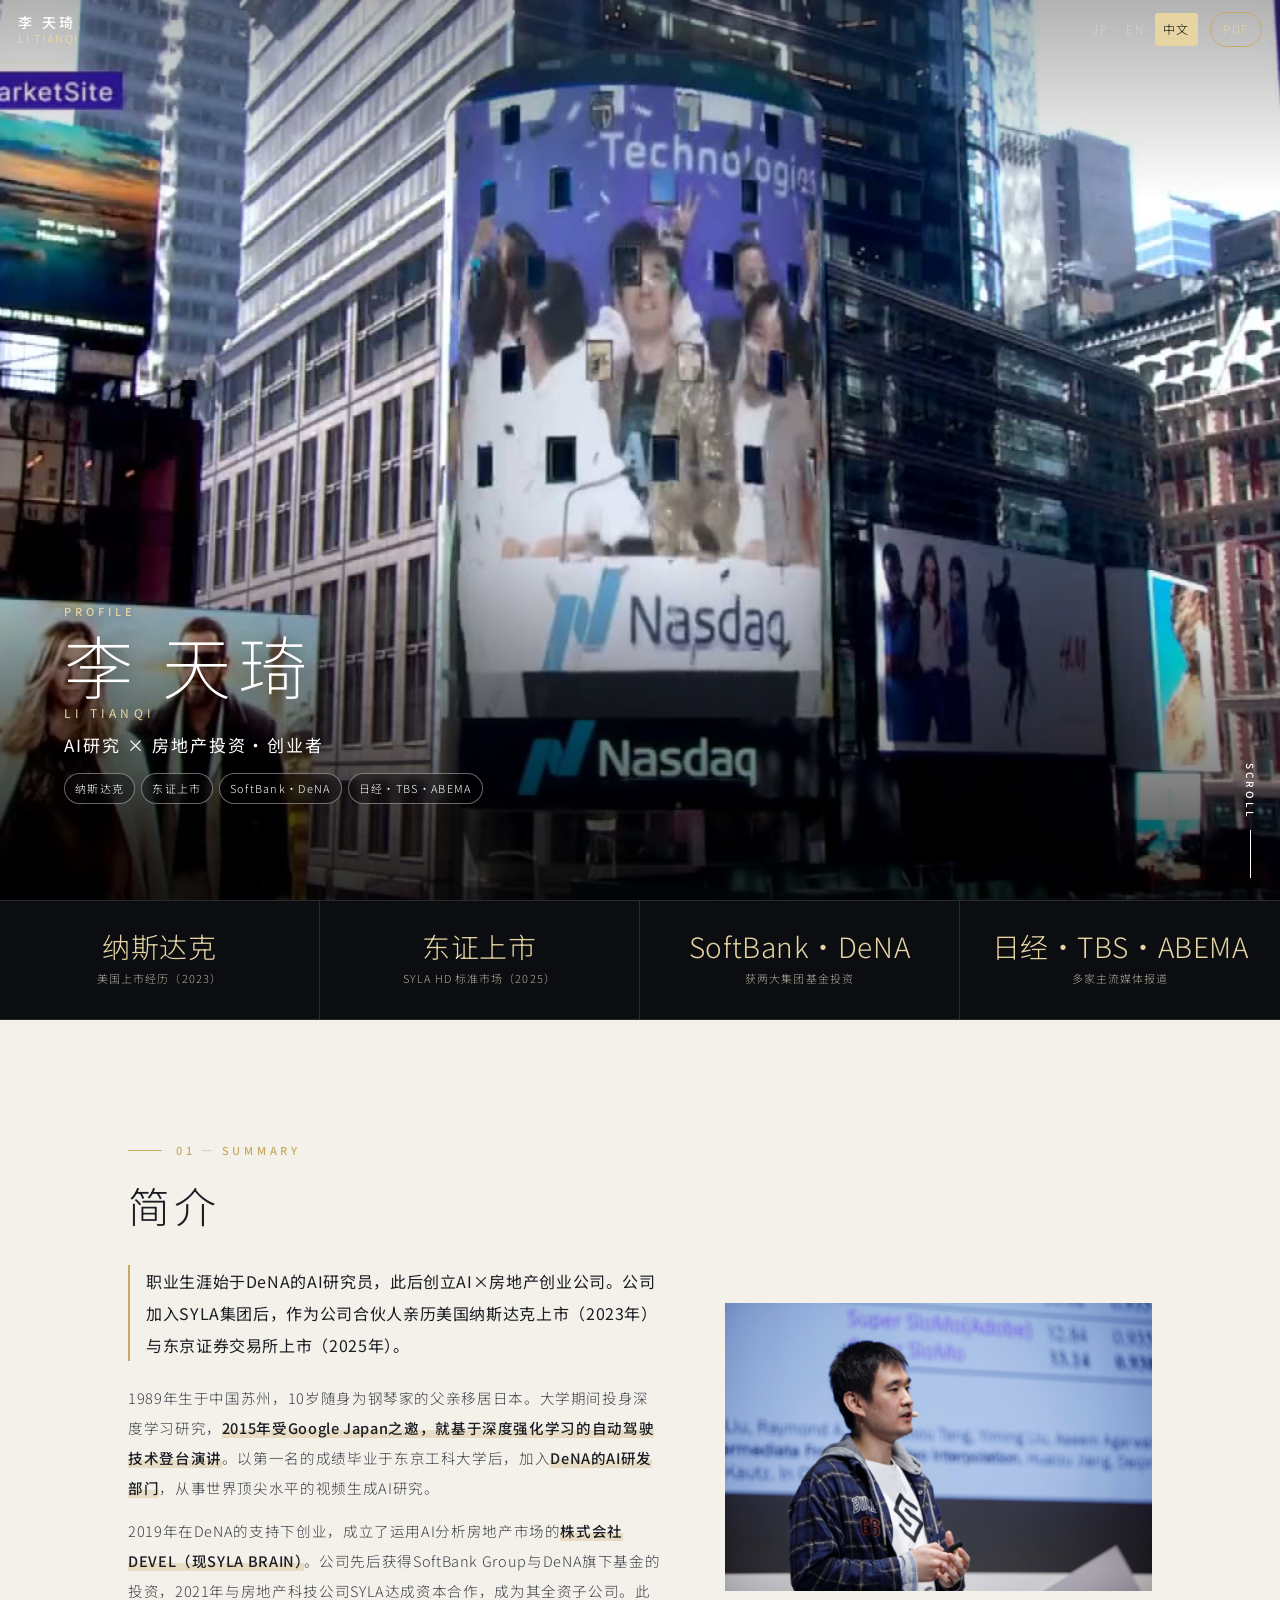
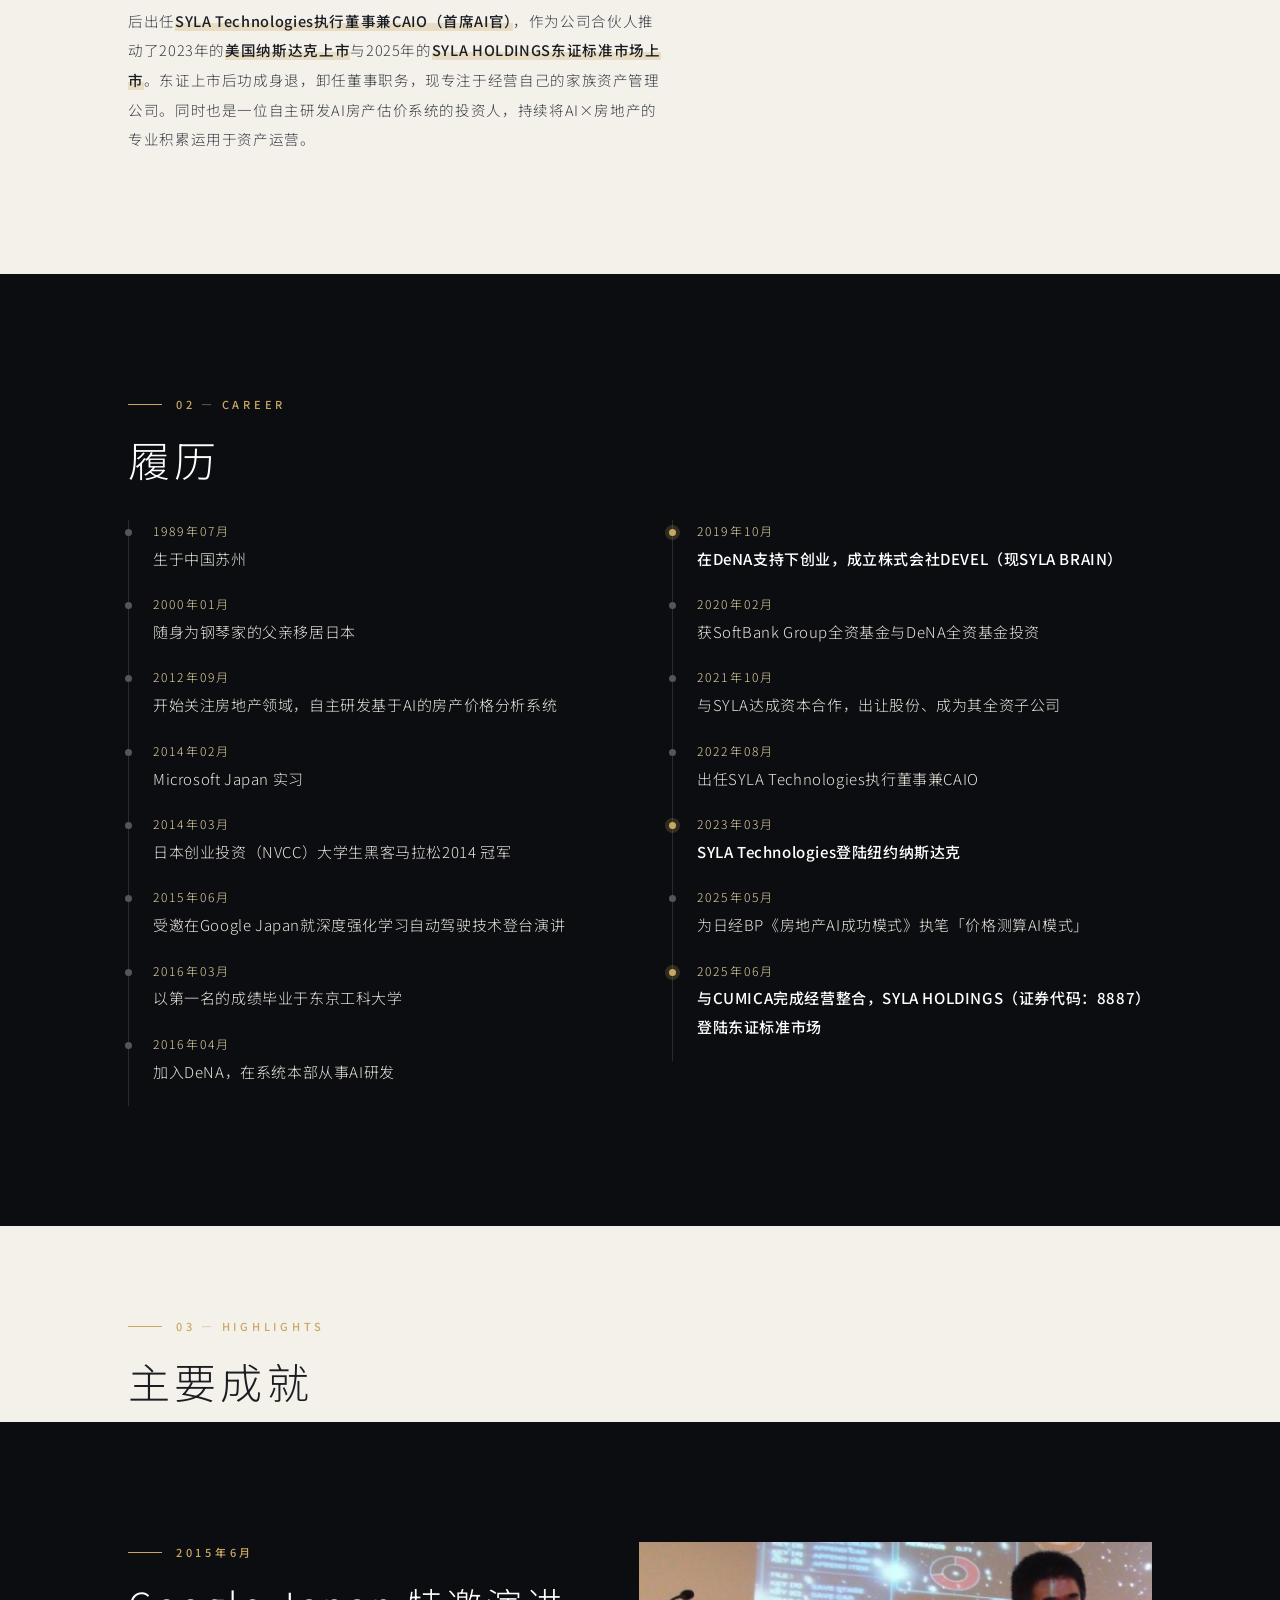
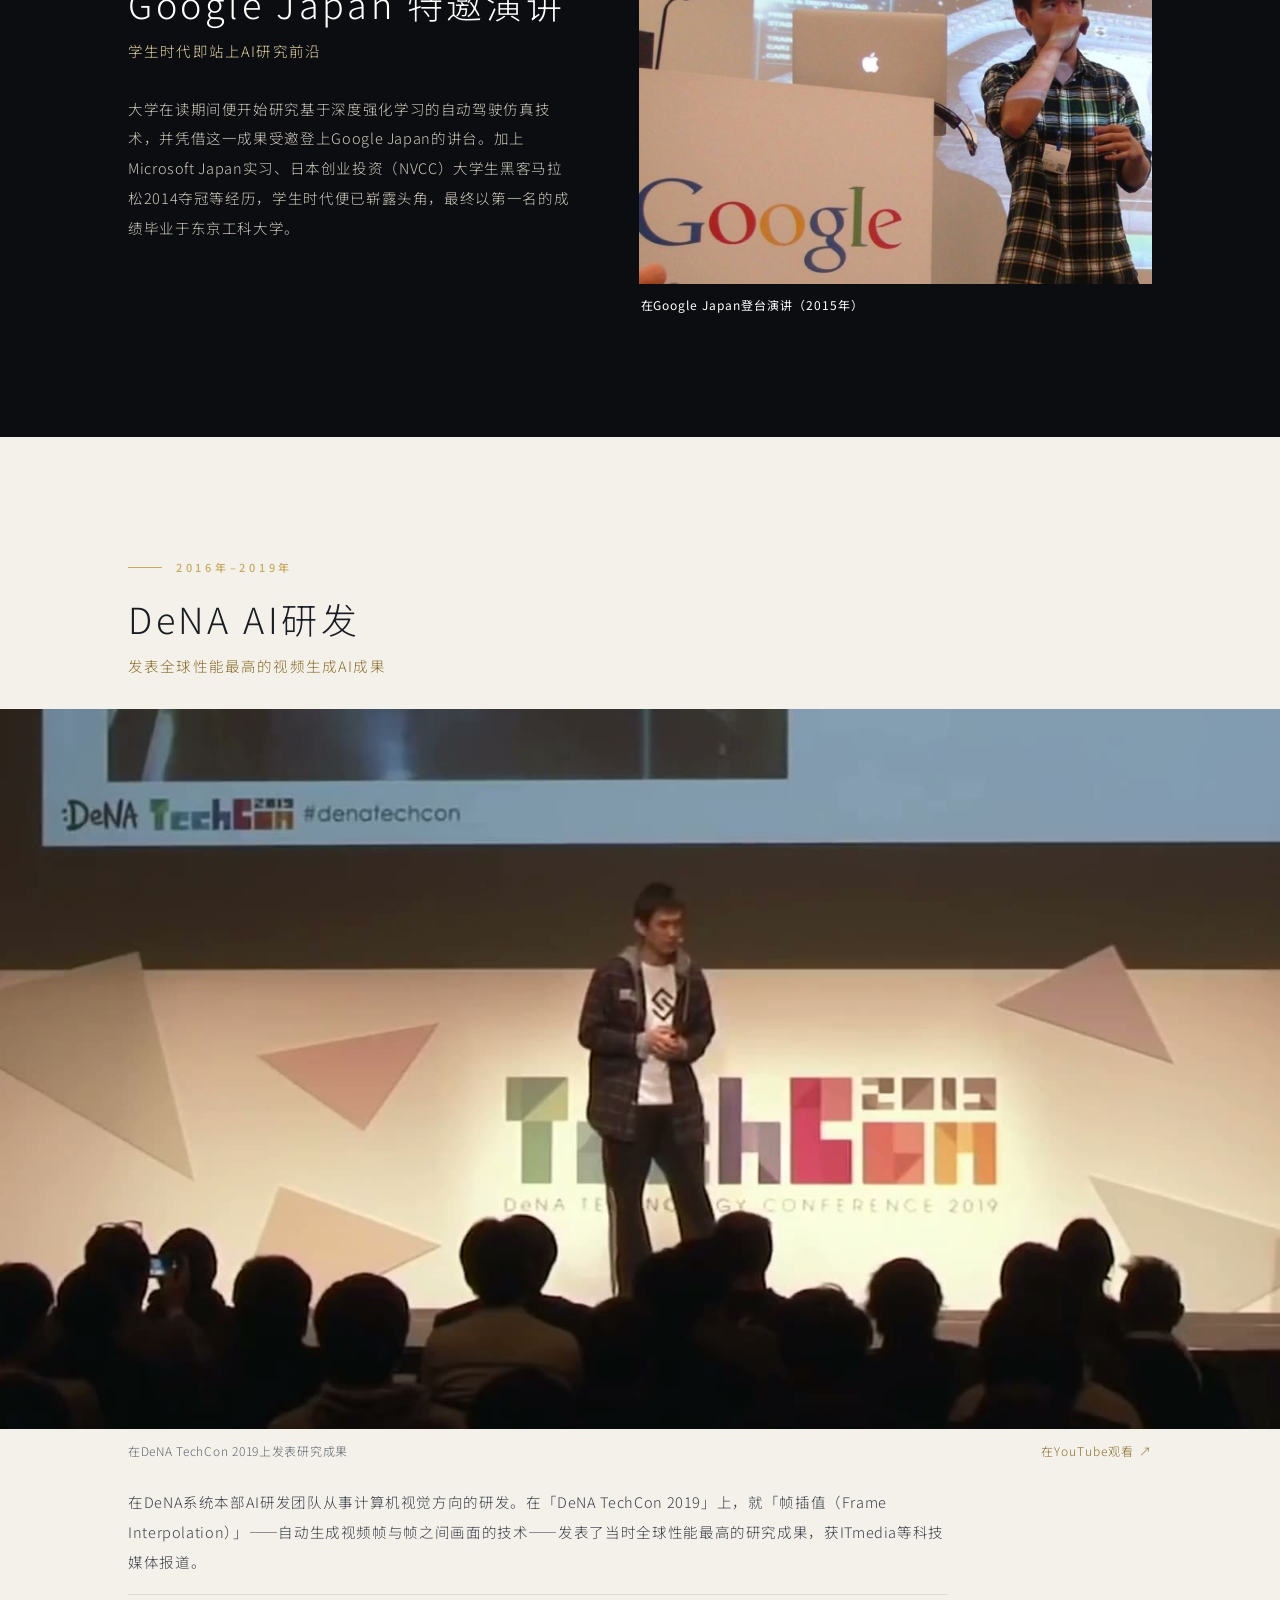
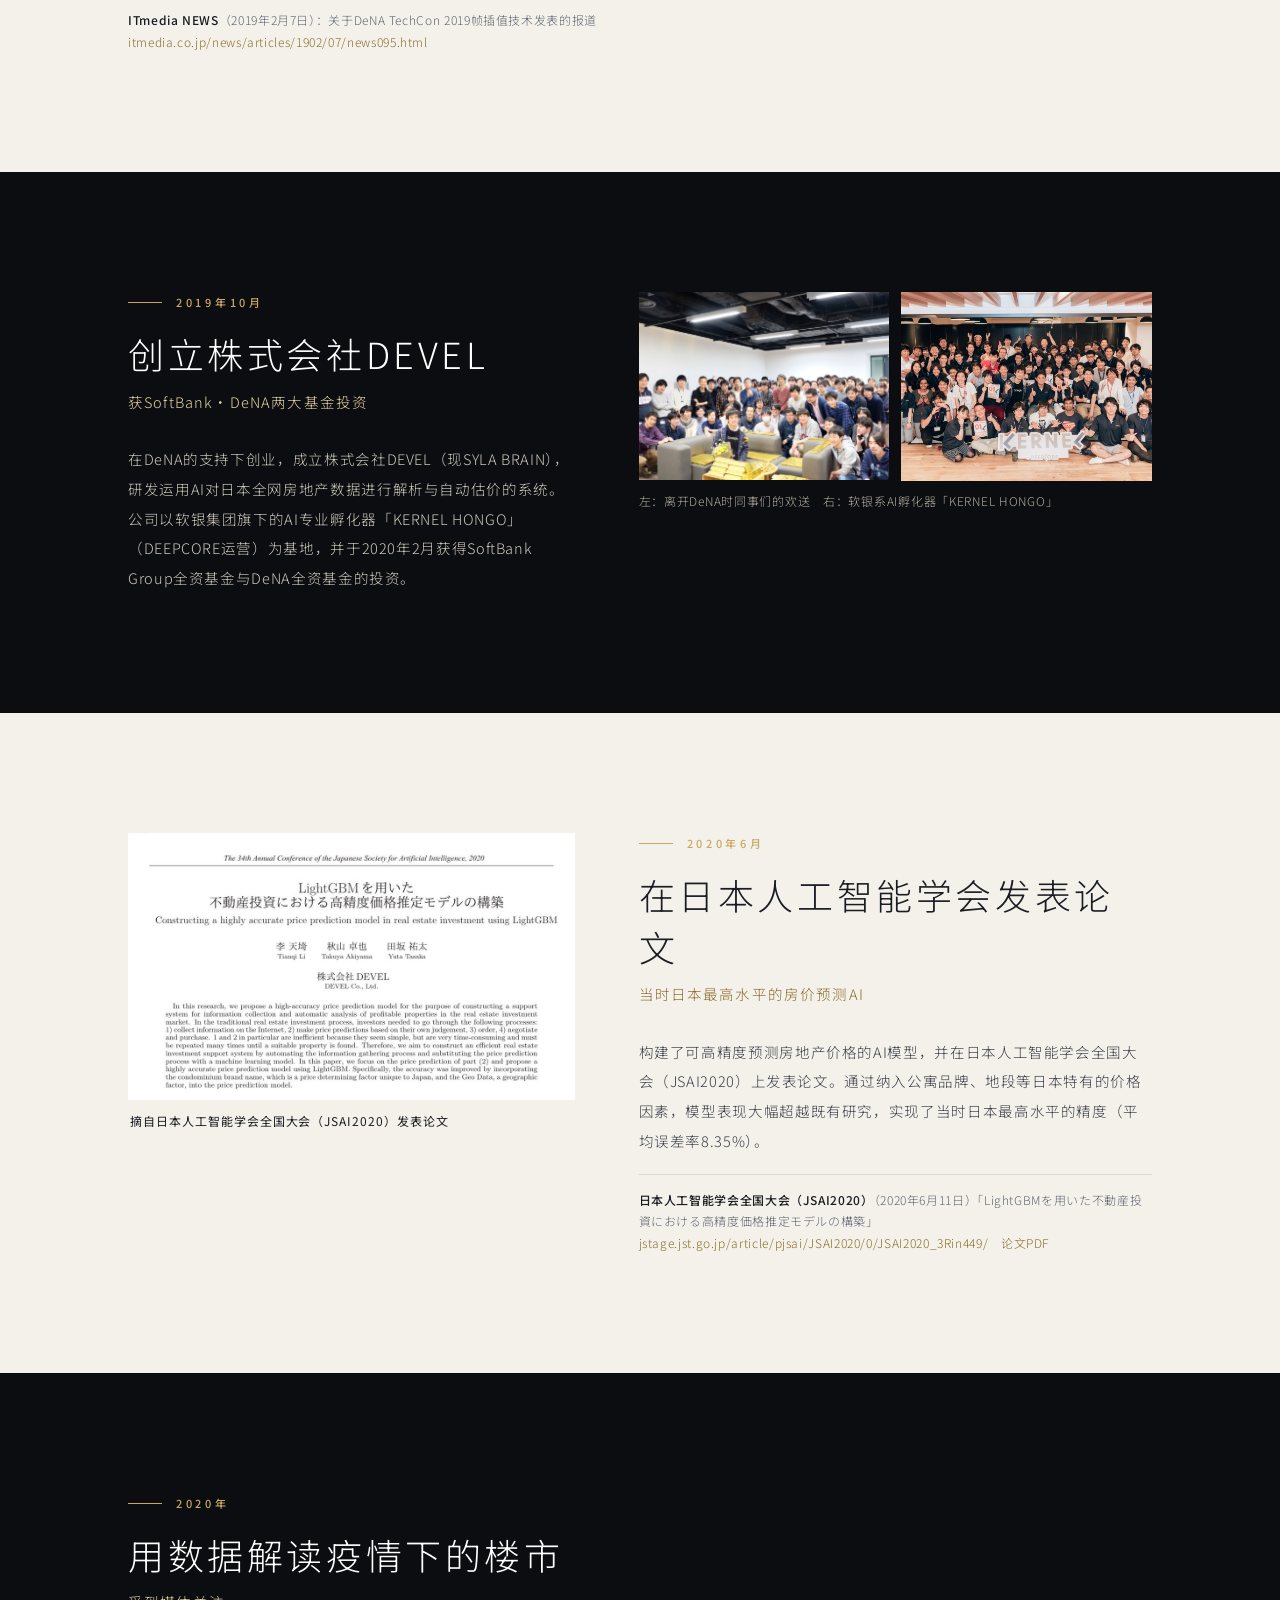
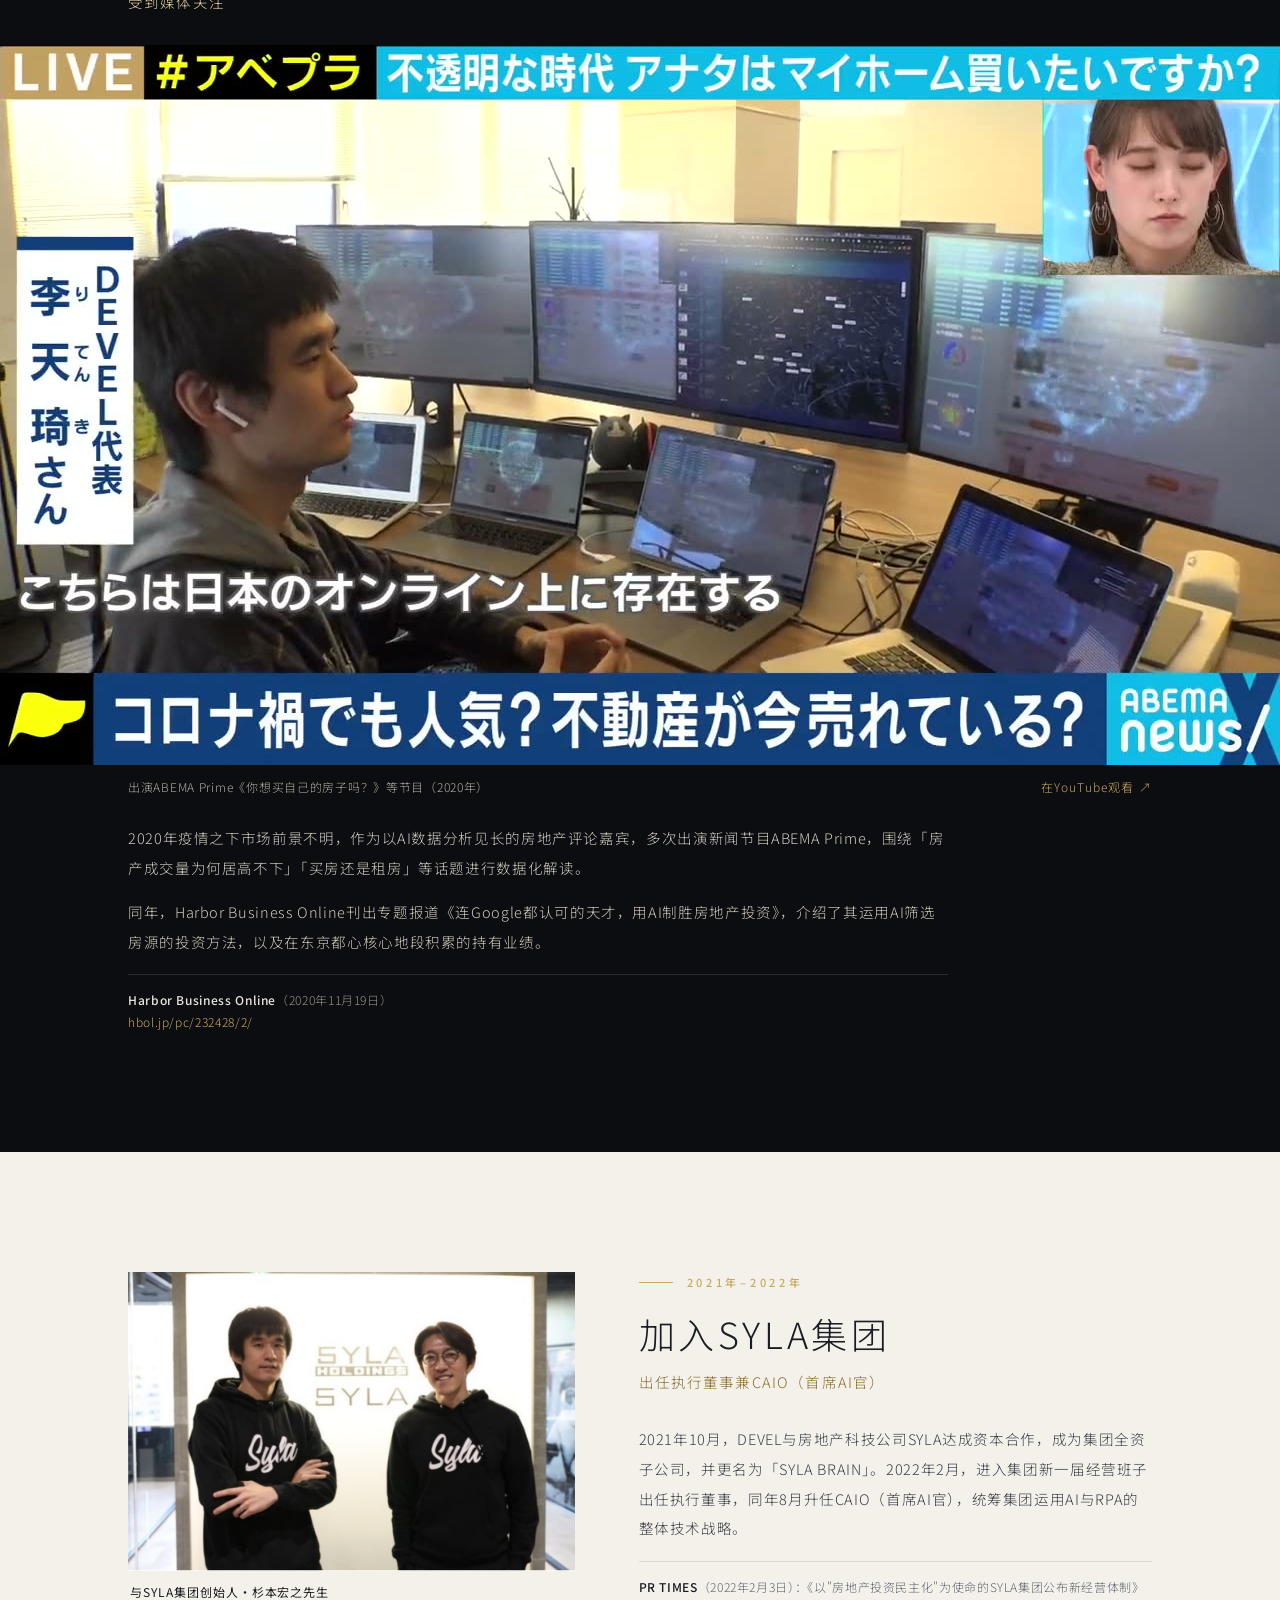
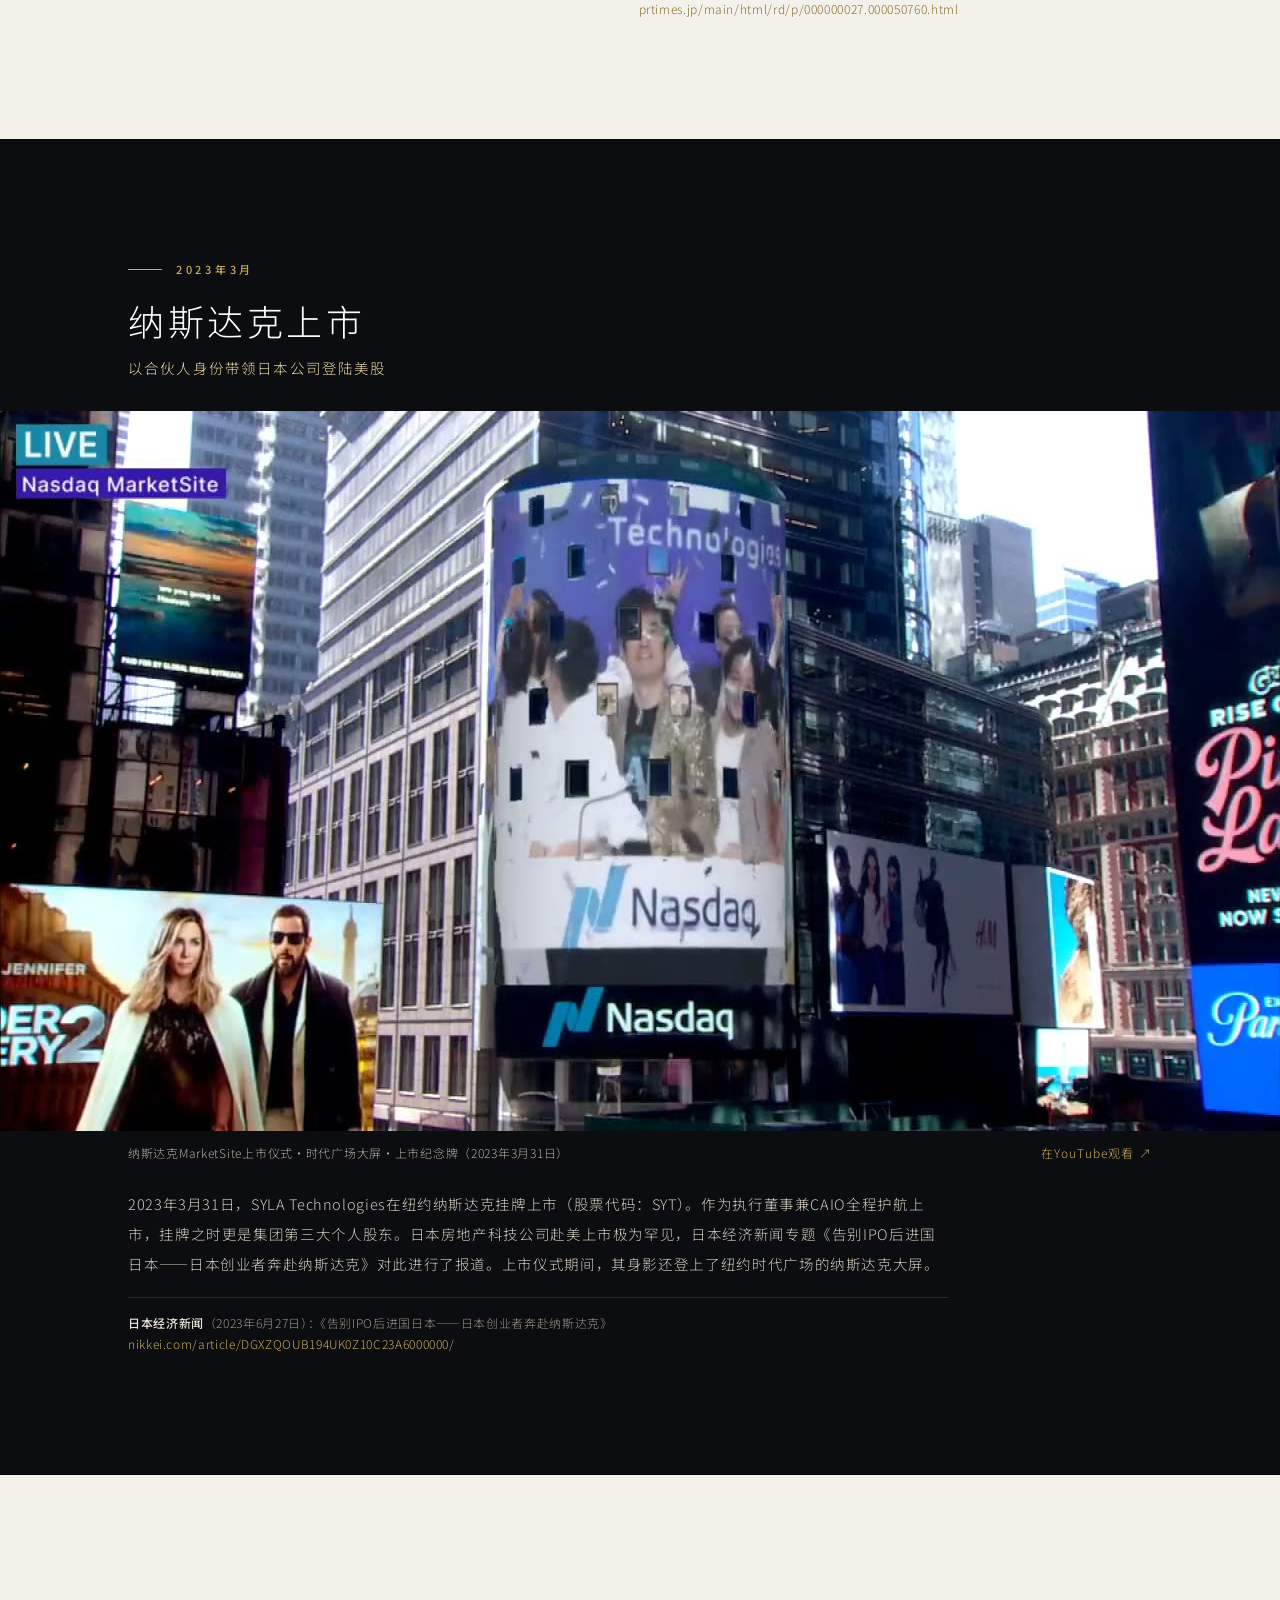
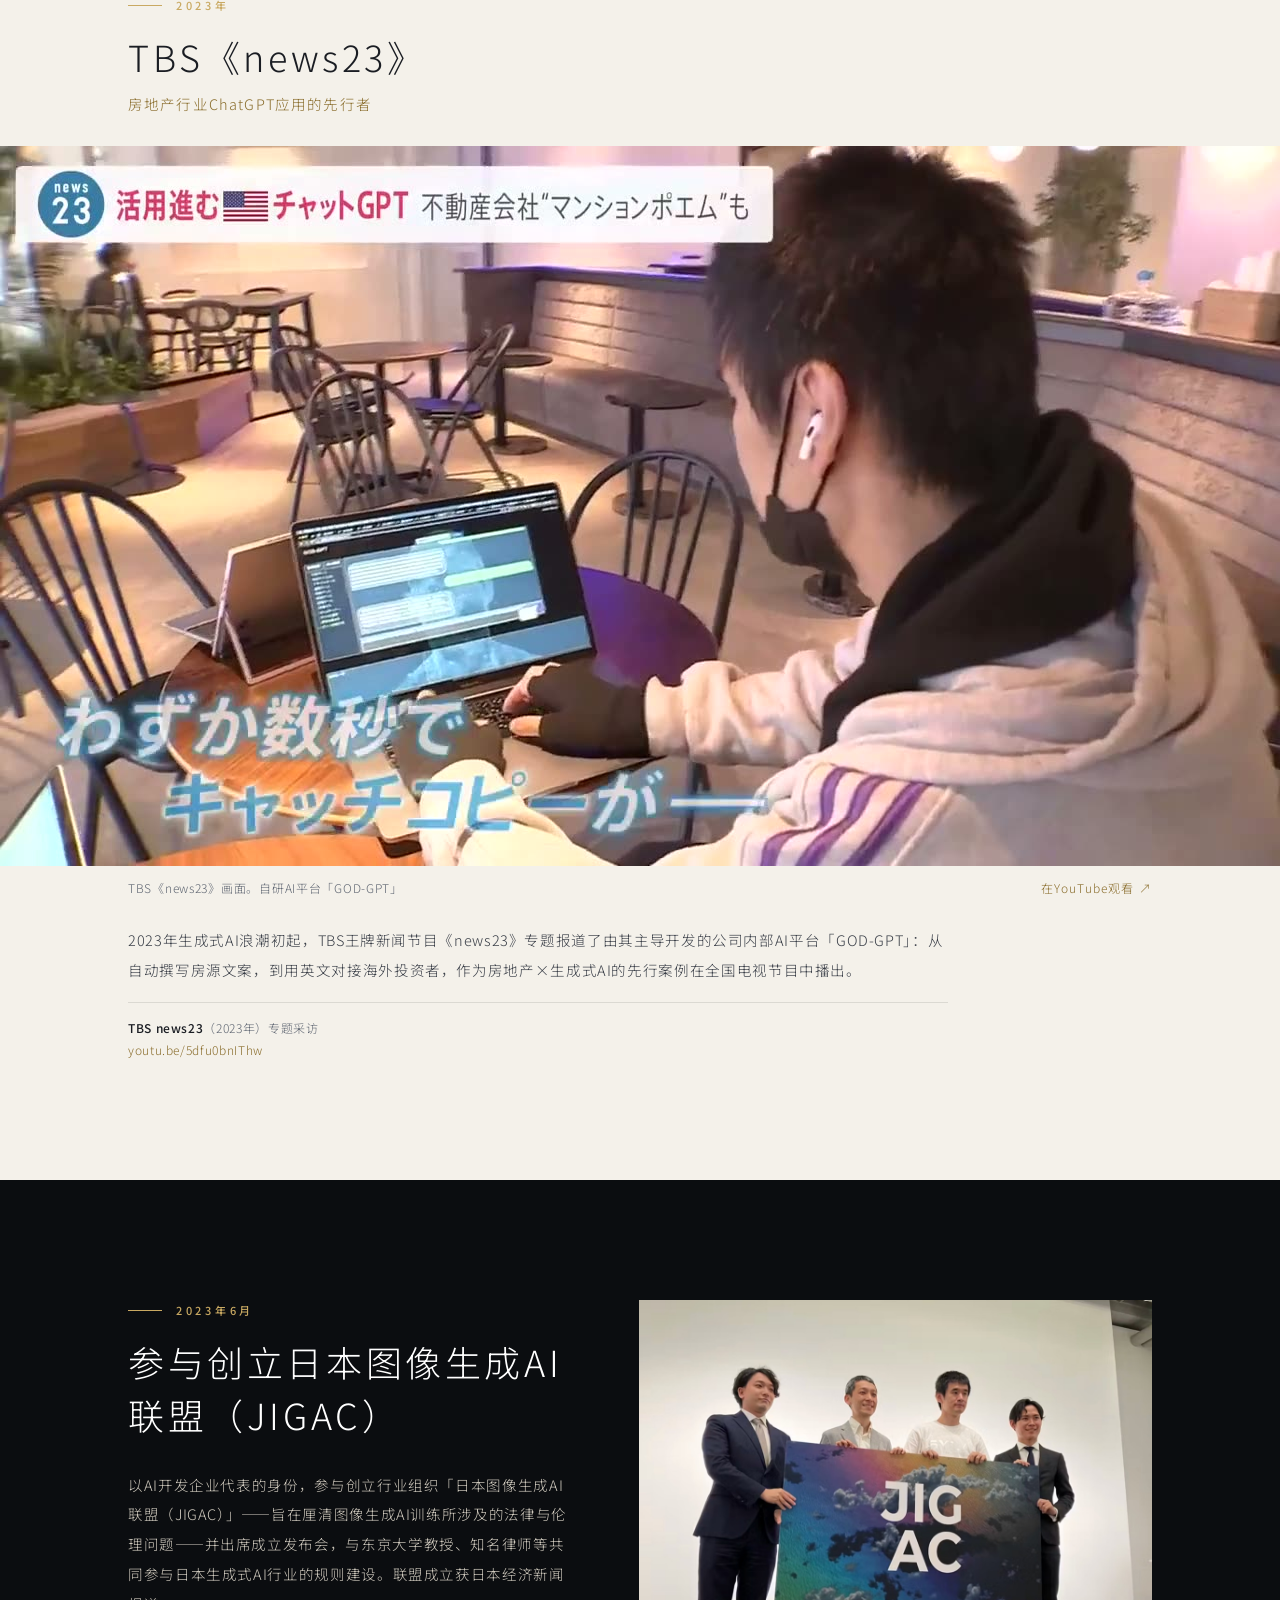
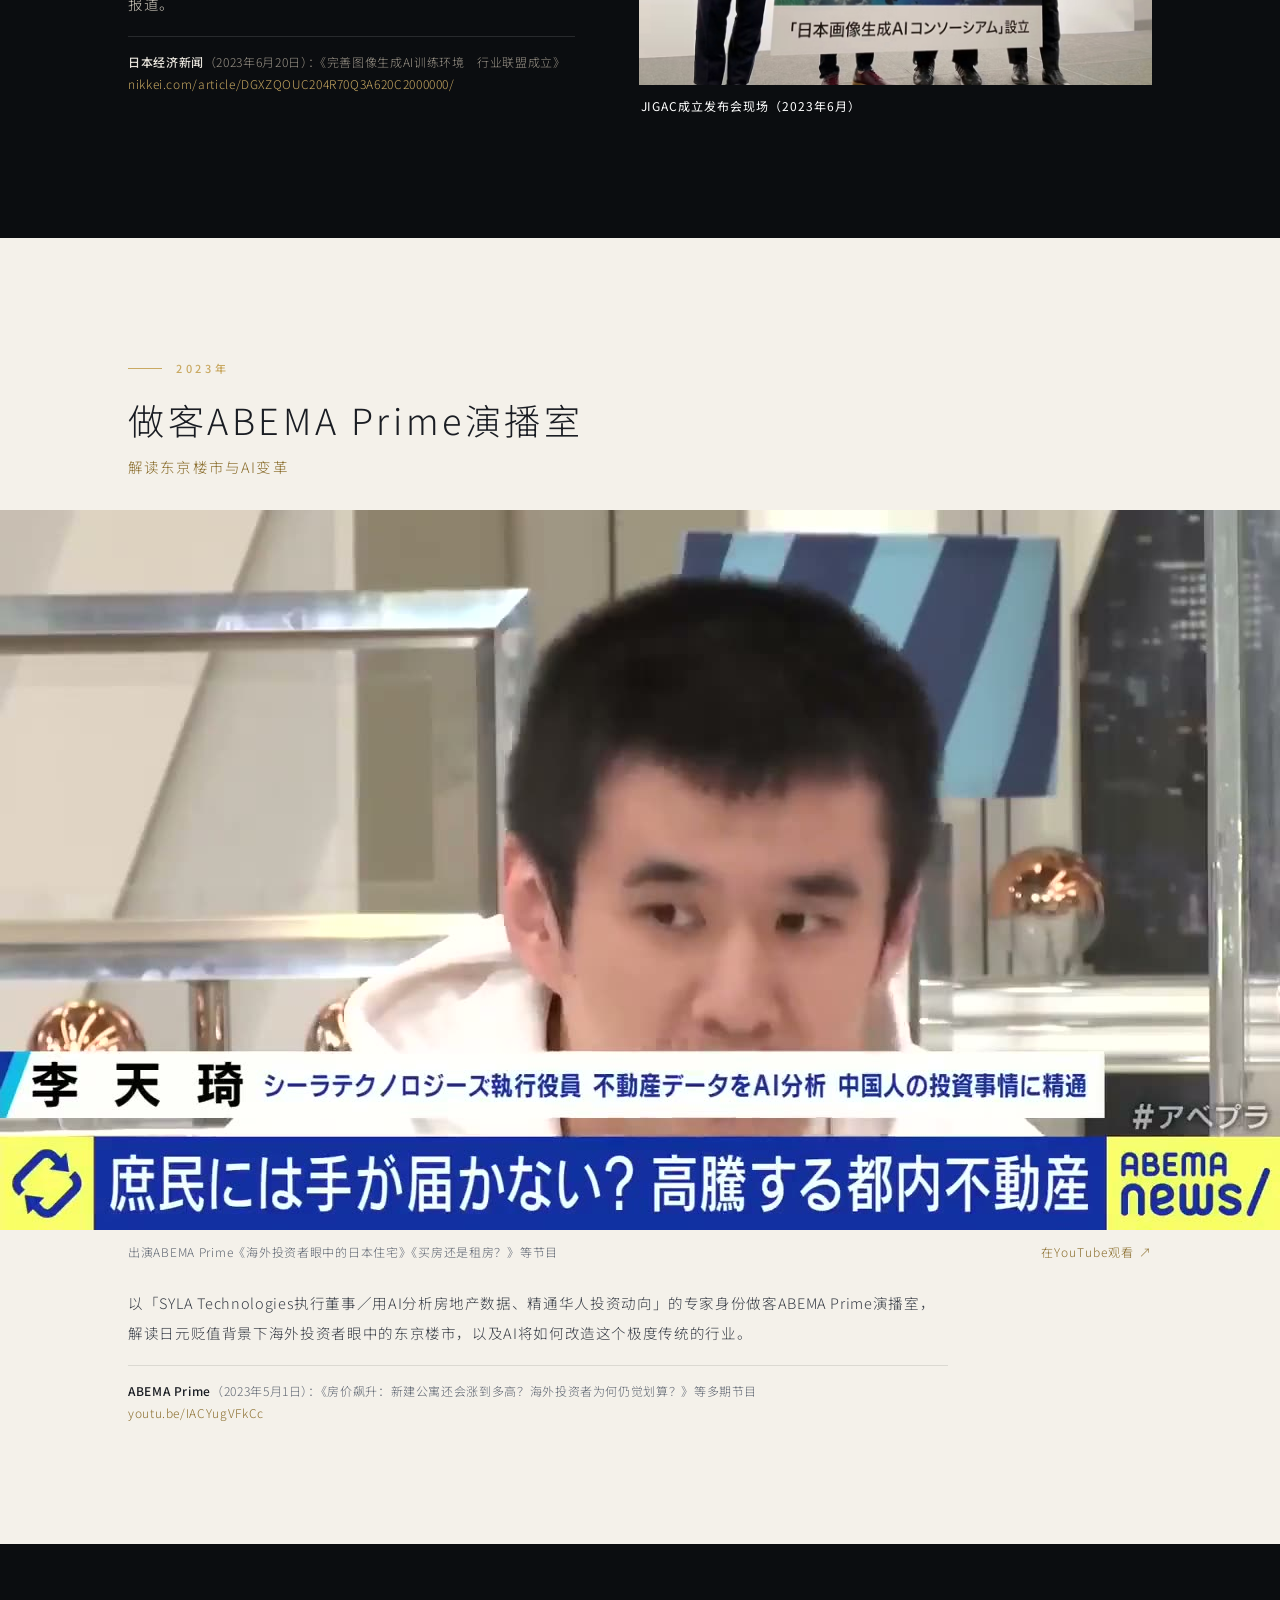
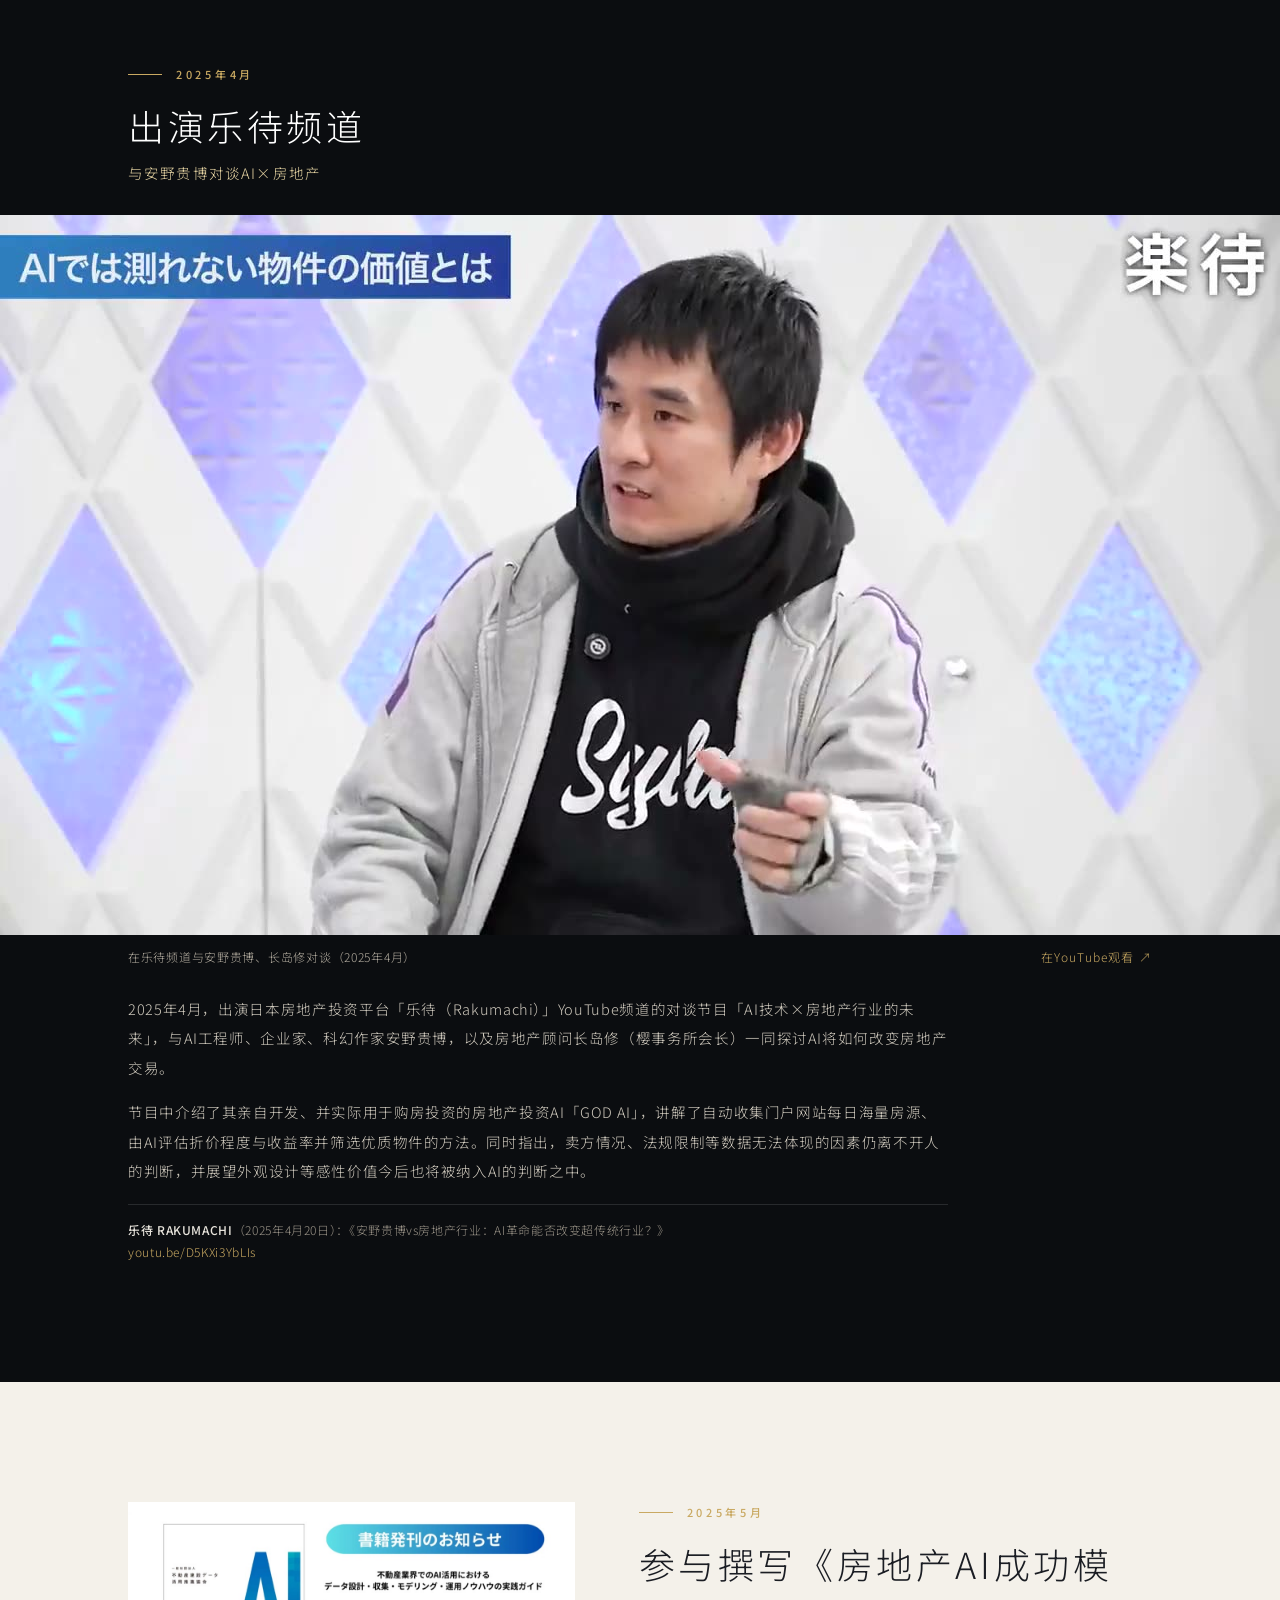
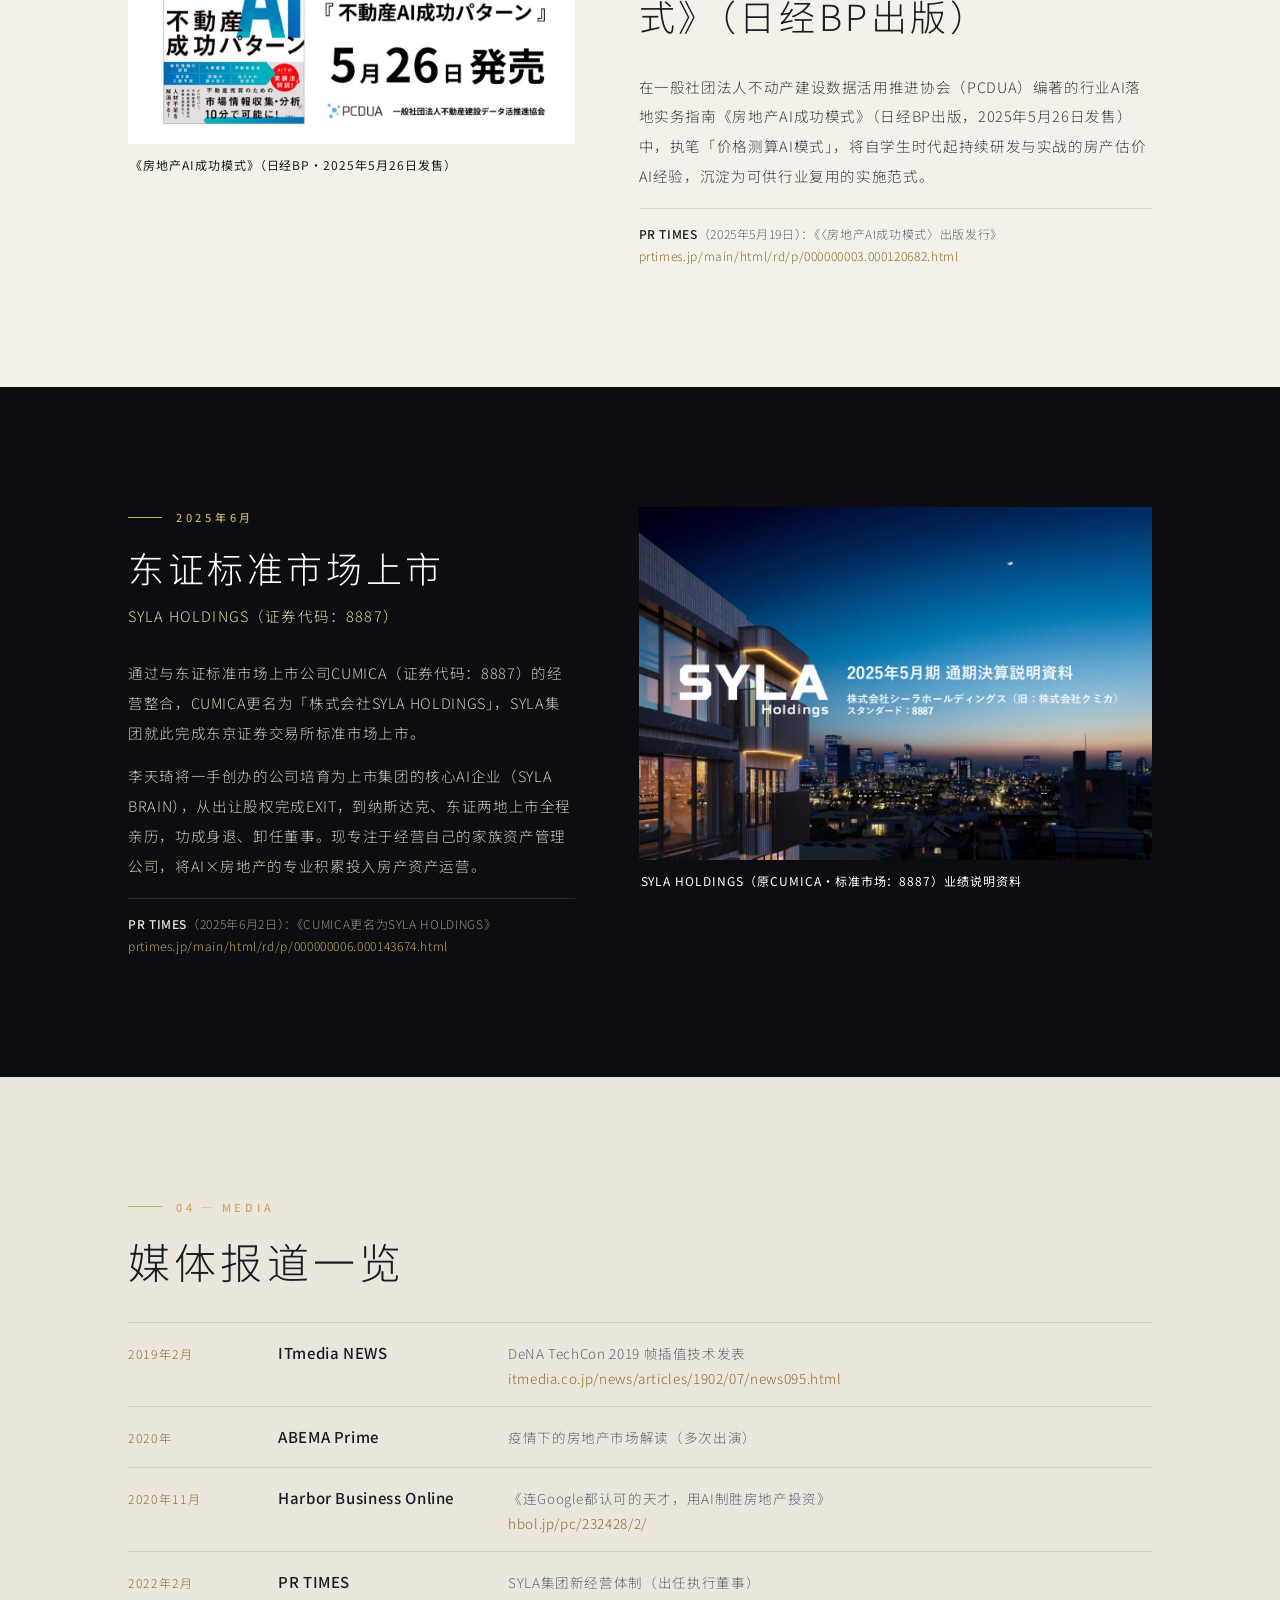
<file: zh.html>
<!DOCTYPE html>
<html lang="zh-CN">
<head>
<meta charset="utf-8">
<meta name="viewport" content="width=device-width, initial-scale=1, viewport-fit=cover">
<title>李天琦｜个人简介</title>
<meta name="robots" content="noindex, nofollow">
<meta name="description" content="AI研究 × 房地产投资・创业者">
<meta property="og:type" content="profile">
<meta property="og:title" content="李天琦｜个人简介">
<meta property="og:description" content="AI研究 × 房地产投资・创业者">
<meta property="og:url" content="https://leetenki.github.io/leetenki_profile/zh.html">
<meta property="og:image" content="https://leetenki.github.io/leetenki_profile/img/og.jpg">
<meta property="og:image:width" content="1200">
<meta property="og:image:height" content="630">
<meta name="twitter:card" content="summary_large_image">
<meta name="twitter:image" content="https://leetenki.github.io/leetenki_profile/img/og.jpg">
<link rel="icon" href="data:image/svg+xml,%3Csvg xmlns=%27http://www.w3.org/2000/svg%27 viewBox=%270 0 32 32%27%3E%3Crect width=%2732%27 height=%2732%27 fill=%27%230b0d10%27/%3E%3Ctext x=%2716%27 y=%2722%27 font-size=%2716%27 text-anchor=%27middle%27 fill=%27%23c9a962%27 font-family=%27sans-serif%27%3ELT%3C/text%3E%3C/svg%3E">
<link rel="preconnect" href="https://fonts.googleapis.com">
<link rel="preconnect" href="https://fonts.gstatic.com" crossorigin>
<link href="https://fonts.googleapis.com/css2?family=Noto+Sans+SC:wght@200;300;400;500;700&display=swap" rel="stylesheet">
<style>

:root{
  --bg:#0b0d10; --bg2:#12151a; --paper:#f4f1ea; --paper2:#ebe6dc; --ink:#1a1d23; --ink2:#5f6672;
  --gold:#c9a962; --gold2:#e6d4a3; --line:rgba(255,255,255,.12); --line-d:rgba(0,0,0,.1);
  --sans:"Noto Sans SC","PingFang SC","Hiragino Sans GB","Microsoft YaHei",sans-serif;
}
*{box-sizing:border-box;margin:0;padding:0}
html{scroll-behavior:smooth;-webkit-text-size-adjust:100%}
body{background:var(--bg);color:#e8e4dc;font-family:var(--sans);font-weight:300;line-height:1.9;letter-spacing:.04em;overflow-x:hidden}
img,video{display:block;max-width:100%;height:auto}
ul{list-style:none}

/* ---------- top bar ---------- */
.bar{position:fixed;top:0;left:0;right:0;z-index:50;display:flex;align-items:center;justify-content:space-between;padding:12px 18px;padding-top:calc(12px + env(safe-area-inset-top));transition:background .4s,border-color .4s;border-bottom:1px solid transparent;pointer-events:none}
.bar.solid{background:rgba(11,13,16,.88);backdrop-filter:saturate(140%) blur(10px);-webkit-backdrop-filter:saturate(140%) blur(10px);border-color:var(--line)}
.bar .brand{font-size:12px;font-weight:500;letter-spacing:.2em;color:#fff;line-height:1.3}
.bar .brand small{display:block;font-size:11px;font-weight:400;letter-spacing:.14em;color:var(--gold2)}
.bar .price{font-size:13px;color:var(--gold2);letter-spacing:.06em;white-space:nowrap}
.bar .price b{font-size:17px;font-weight:700}

/* ---------- hero ---------- */
.hero{position:relative;height:100svh;min-height:600px;overflow:hidden;display:flex;align-items:flex-end;background:#000}
.hero video,.hero .poster{position:absolute;inset:0;width:100%;height:100%;object-fit:cover}
.hero .poster{animation:kb 30s ease-in-out infinite alternate;z-index:1}
@keyframes kb{from{transform:scale(1)}to{transform:scale(1.1)}}
.hero::after{content:"";position:absolute;inset:0;z-index:1;background:linear-gradient(180deg,rgba(0,0,0,.35) 0%,rgba(0,0,0,0) 30%,rgba(0,0,0,.2) 60%,rgba(0,0,0,.9) 100%)}
.hero .in{position:relative;z-index:2;width:100%;padding:0 22px calc(56px + env(safe-area-inset-bottom))}
.hero .en{font-size:11px;font-weight:500;letter-spacing:.36em;color:var(--gold2);text-transform:uppercase;text-shadow:0 1px 10px rgba(0,0,0,.6)}
.hero .no{font-size:clamp(76px,22vw,180px);font-weight:200;line-height:.95;letter-spacing:-.01em;color:#fff;margin:6px 0 0;text-shadow:0 4px 40px rgba(0,0,0,.5)}
.hero .no small{font-size:.22em;font-weight:300;letter-spacing:.2em;margin-left:10px;color:var(--gold2)}
.hero h1{font-size:clamp(20px,5.4vw,30px);font-weight:400;letter-spacing:.14em;color:#fff;margin-top:10px}
.hero .spec{display:flex;flex-wrap:wrap;gap:6px 8px;margin:16px 0 18px;font-size:12px;letter-spacing:.12em;color:#fff}
.hero .spec li{padding:5px 11px;border:1px solid rgba(255,255,255,.4);border-radius:999px;backdrop-filter:blur(6px);-webkit-backdrop-filter:blur(6px);background:rgba(0,0,0,.2)}
.hero .p{color:#fff;font-size:13px;letter-spacing:.14em;white-space:nowrap;display:flex;align-items:baseline;gap:10px}
.hero .p b{font-size:clamp(30px,8vw,54px);font-weight:700;color:var(--gold2);letter-spacing:.02em;line-height:1}
.hero .p small{font-size:11px;color:#cfc9bd}
.scroll{position:absolute;right:20px;bottom:calc(22px + env(safe-area-inset-bottom));z-index:3;font-size:10px;font-weight:500;letter-spacing:.3em;color:#fff;writing-mode:vertical-rl;display:flex;align-items:center;gap:10px}
.scroll::after{content:"";width:1px;height:48px;background:#fff;animation:sc 1.8s ease-in-out infinite}
@keyframes sc{0%{transform:scaleY(0);transform-origin:top}50%{transform:scaleY(1);transform-origin:top}51%{transform-origin:bottom}100%{transform:scaleY(0);transform-origin:bottom}}

/* ---------- key numbers ---------- */
.keys{border-top:1px solid var(--line);border-bottom:1px solid var(--line);background:var(--bg)}
.keys ul{display:grid;grid-template-columns:repeat(3,1fr)}
.keys li{padding:22px 10px;text-align:center;border-right:1px solid var(--line)}
.keys li:nth-child(3n){border-right:0}
.keys li:nth-child(n+4){border-top:1px solid var(--line)}
.keys .v{font-size:30px;font-weight:200;color:#fff;line-height:1.1;letter-spacing:.02em}
.keys .v small{font-size:13px;font-weight:300;color:var(--gold2);margin-left:3px;letter-spacing:.08em}
.keys .k{font-size:10.5px;letter-spacing:.24em;color:#9b9488;margin-top:6px;text-transform:uppercase}

/* ---------- sections ---------- */
section{padding:80px 0;position:relative}
.wrap{padding:0 20px;max-width:1120px;margin:0 auto}
.head{margin-bottom:30px}
.head .no{display:flex;align-items:center;gap:14px;font-size:11px;font-weight:500;letter-spacing:.34em;color:var(--gold);text-transform:uppercase}
.head .no::before{content:"";width:34px;height:1px;background:var(--gold);flex:0 0 auto}
.head h2{font-size:clamp(22px,5.6vw,42px);font-weight:300;letter-spacing:.1em;line-height:1.45;color:#fff;margin-top:14px}
.head p.lead{margin-top:16px;font-size:14px;color:#c8c2b6;max-width:640px}
.light{background:var(--paper);color:var(--ink)}
.light .head h2{color:var(--ink)}
.light .head p.lead{color:var(--ink2)}
.paper2{background:var(--paper2)}

figure{margin:0}
figcaption{font-size:12px;letter-spacing:.08em;color:#b3ac9f;padding:10px 2px 0}
figcaption .t{color:#fff;font-weight:400}
.light figcaption{color:var(--ink2)}
.light figcaption .t{color:var(--ink)}
.full{margin:0 -20px}
.full img,.full video{width:100%}
.full figcaption{padding-left:20px;padding-right:20px}
.grid{display:grid;gap:22px 14px;grid-template-columns:1fr}
.grid-2{grid-template-columns:1fr 1fr}
.grid img{width:100%;aspect-ratio:var(--ar,4/3);object-fit:cover;background:#222}
.ar-3-4{--ar:3/4}.ar-16-9{--ar:16/9}.ar-1-1{--ar:1/1}.ar-auto{--ar:auto;object-fit:contain;background:#fff}
.stack{display:grid;gap:44px}

/* reveal */
.rv{opacity:0;transform:translateY(26px);transition:opacity 1s cubic-bezier(.2,.7,.2,1),transform 1s cubic-bezier(.2,.7,.2,1)}
.rv.on{opacity:1;transform:none}
.zoom{overflow:hidden}
.zoom img{transform:scale(1.06);transition:transform 1.6s cubic-bezier(.2,.7,.2,1)}
.zoom.on img{transform:none}
@media (prefers-reduced-motion:reduce){.rv,.zoom img{opacity:1;transform:none;transition:none}.hero .poster{animation:none}.marquee .track{animation:none}}

/* ---------- movie blocks ---------- */
.movie{padding:0;background:#000;position:relative;overflow:hidden}
.movie video{width:100%;height:100svh;max-height:820px;object-fit:cover}
.movie.short video{height:62svh;min-height:380px;max-height:620px}
.movie .cap{position:absolute;left:0;right:0;bottom:0;padding:120px 22px 40px;background:linear-gradient(180deg,rgba(0,0,0,0),rgba(0,0,0,.8));z-index:2}
.movie .cap .no{display:flex;align-items:center;gap:14px;font-size:11px;font-weight:500;letter-spacing:.34em;color:var(--gold2);text-transform:uppercase}
.movie .cap .no::before{content:"";width:34px;height:1px;background:var(--gold2);flex:0 0 auto}
.movie .cap h2{font-size:clamp(20px,5vw,36px);font-weight:300;letter-spacing:.1em;color:#fff;line-height:1.45;margin-top:10px}
.movie .cap p{font-size:13px;color:#d9d3c7;margin-top:8px;max-width:640px}
.walk{background:#0b0a09}
.walk video{height:100svh;max-height:none;display:block}
.walk .walk-v{position:relative}
.walk .cap{pointer-events:none}

/* ---------- panorama marquee ---------- */
.marquee{overflow:hidden;position:relative;background:#000}
.marquee .track{display:flex;width:max-content;animation:mq var(--dur,70s) linear infinite}
.marquee img{height:min(52vw,300px);width:auto;max-width:none;flex:0 0 auto}
@keyframes mq{from{transform:translateX(0)}to{transform:translateX(-50%)}}
.marquee .lbl{position:absolute;left:20px;bottom:14px;font-size:11px;letter-spacing:.24em;color:#fff;text-shadow:0 1px 8px rgba(0,0,0,.8);z-index:2}
.marquee::before,.marquee::after{content:"";position:absolute;top:0;bottom:0;width:60px;z-index:1;pointer-events:none}
.marquee::before{left:0;background:linear-gradient(90deg,var(--bg),transparent)}
.marquee::after{right:0;background:linear-gradient(270deg,var(--bg),transparent)}
.view-no{position:absolute;right:16px;top:0;font-size:clamp(90px,24vw,220px);font-weight:200;line-height:1;color:rgba(255,255,255,.05);pointer-events:none;letter-spacing:-.02em}

/* ---------- plan ---------- */
.plan-top{background:var(--paper);padding:60px 0}
.plan-top .box{background:#fff;padding:14px;border:1px solid #e4dfd6;box-shadow:0 20px 60px rgba(0,0,0,.06)}
.chips{display:flex;flex-wrap:wrap;gap:8px;margin-top:4px}
.chips li{font-size:12px;letter-spacing:.08em;padding:6px 11px;border:1px solid #cdbf9f;color:#6b5a32;background:#fbf8f1;border-radius:3px}
.plan-grid{display:grid;gap:30px;grid-template-columns:1fr}
.plan-grid .meta{display:grid;gap:18px}
.plan-grid .meta .big{font-size:clamp(34px,9vw,64px);font-weight:200;color:var(--ink);line-height:1.05;letter-spacing:.02em}
.plan-grid .meta .big small{font-size:.32em;color:#6b5a32;letter-spacing:.14em;margin-left:6px}
.plan-grid .meta p{font-size:14px;color:var(--ink2)}

/* ---------- outline table ---------- */
.tbl{width:100%;border-collapse:collapse;font-size:14px;background:#fff;border:1px solid #e4dfd6}
.tbl th,.tbl td{padding:12px 14px;border-bottom:1px solid #ece7de;vertical-align:top;text-align:left}
.tbl th{width:34%;font-weight:500;color:#6b5a32;background:#faf7f1;letter-spacing:.08em;white-space:nowrap}
.tbl tr:last-child th,.tbl tr:last-child td{border-bottom:0}
.tbl td b{font-size:20px;color:#1a1d23;font-weight:700}
.note{font-size:11.5px;color:var(--ink2);line-height:1.8;margin-top:14px}
.note.dk{color:#9b9488}

/* ---------- facilities ---------- */
.floors{display:grid;gap:12px;grid-template-columns:1fr;margin:0 0 40px}
.floors li{border:1px solid var(--line);padding:18px 20px;background:var(--bg2);position:relative;overflow:hidden}
.floors li::after{content:attr(data-f);position:absolute;right:-4px;bottom:-30px;font-size:96px;font-weight:200;color:rgba(255,255,255,.05);line-height:1;letter-spacing:-.03em}
.floors .f{font-size:20px;font-weight:300;letter-spacing:.08em;color:var(--gold2);line-height:1}
.floors .n{font-size:13.5px;margin-top:10px;color:#fff;letter-spacing:.08em;font-weight:400}
.floors .n span{display:block}
.floors .d{font-size:12px;color:#b3ac9f;margin-top:4px}

/* ---------- future timeline ---------- */
.tl{display:grid;gap:0;border-left:1px solid var(--line);padding-left:22px}
.tl li{position:relative;padding:0 0 26px}
.tl li::before{content:"";position:absolute;left:-26px;top:10px;width:7px;height:7px;border-radius:50%;background:var(--gold)}
.tl .y{font-size:12px;letter-spacing:.24em;color:var(--gold2)}
.tl .t{font-size:15px;color:#fff;font-weight:400;margin-top:2px;letter-spacing:.06em}
.tl .d{font-size:12.5px;color:#b3ac9f;margin-top:2px}
.fig-w{background:#fff;padding:12px;border:1px solid var(--line)}
.fig-w figcaption{color:#5f6672}
.fig-w figcaption .t{color:#1a1d23}

/* ---------- access ---------- */
.times{display:grid;grid-template-columns:repeat(2,1fr);gap:12px}
.times li{border:1px solid var(--line);padding:14px 16px;background:var(--bg2)}
.times .to{font-size:12.5px;color:#c8c2b6;letter-spacing:0}
.times .to small{font-size:11px;color:#9b9488;letter-spacing:.04em}
.times .m{font-size:32px;font-weight:200;line-height:1;color:#fff;margin-top:6px}
.times .m small{font-size:12px;font-weight:300;color:var(--gold2);margin-left:4px;letter-spacing:.1em}
.maps{display:grid;gap:14px;grid-template-columns:1fr;margin-top:30px}
.maps figure{background:#fff;padding:10px;border:1px solid var(--line)}
.maps img{width:100%}
.maps figcaption{color:#5f6672}
.maps figcaption .t{color:#1a1d23}

/* ---------- equipment ---------- */
.eq{display:grid;grid-template-columns:repeat(2,1fr);gap:12px}
.eq li{background:#fff;border:1px solid #e4dfd6;overflow:hidden}
.eq img{width:100%;aspect-ratio:3/2;object-fit:cover}
.eq .n{font-size:12px;letter-spacing:.06em;color:var(--ink);padding:9px 10px 10px;line-height:1.5;font-weight:400}

/* ---------- closing ---------- */
.close{position:relative;text-align:center;padding:120px 20px 110px;overflow:hidden;background:#000}
.close>img{position:absolute;inset:0;width:100%;height:100%;object-fit:cover;opacity:.55}
.close .in{position:relative;z-index:2}
.close .en{font-size:11px;font-weight:500;letter-spacing:.36em;color:var(--gold2);text-transform:uppercase}
.close h2{font-size:clamp(24px,6.4vw,44px);font-weight:300;letter-spacing:.12em;color:#fff;margin-top:14px;line-height:1.45}
.close .p{color:#fff;margin-top:26px;letter-spacing:.14em;font-size:13px}
.close .p b{display:block;font-size:clamp(40px,11vw,76px);color:var(--gold2);font-weight:700;letter-spacing:.02em;line-height:1;margin-top:6px}
.close ul{display:flex;flex-wrap:wrap;justify-content:center;gap:8px 10px;margin-top:26px;font-size:12px;letter-spacing:.12em;color:#e8e4dc}
.close li{padding:6px 12px;border:1px solid rgba(255,255,255,.35);border-radius:999px;backdrop-filter:blur(6px);-webkit-backdrop-filter:blur(6px)}
footer{padding:28px 20px calc(28px + env(safe-area-inset-bottom));background:#06080a;font-size:11px;color:#8a8478;line-height:1.9;text-align:left;letter-spacing:.06em}
footer p{max-width:760px;margin:0 auto 6px;padding-left:1em;text-indent:-1em}

/* ---------- responsive ---------- */
.pc{display:none}
figcaption .d{display:none}
@media (max-width:759px){
  .head h2{font-size:22px;letter-spacing:.06em}
  figcaption{white-space:nowrap;overflow:hidden;text-overflow:ellipsis;letter-spacing:.04em}
  .tbl{font-size:13px}
  .tbl th,.tbl td{padding:10px 10px;letter-spacing:.02em}
  .tbl th{width:30%;white-space:normal}
  .tbl td b{font-size:18px}
}
@media (min-width:760px){
  section{padding:120px 0}
  .wrap{padding:0 48px}
  .full{margin:0}
  .full figcaption{padding-left:2px;padding-right:2px}
  .grid{gap:28px 24px}
  .grid-d2{grid-template-columns:1fr 1fr}
  .grid-d3{grid-template-columns:1fr 1fr 1fr}
  .offset>*:nth-child(2){margin-top:72px}
  .pc{display:inline}
  figcaption .d{display:inline}
  .hero .in{padding:0 64px 96px}
  .movie .cap{padding:160px 64px 60px}
  .walk::before{content:"";position:absolute;inset:-40px;background:url(img/poster_walk.jpg) center/cover;filter:blur(48px) brightness(.32);z-index:0}
  .walk .walk-in{position:relative;z-index:1;display:grid;grid-template-columns:1fr auto;align-items:center;gap:72px;max-width:1180px;margin:0 auto;padding:110px 64px}
  .walk .cap{position:static;padding:0;background:none;pointer-events:auto}
  .walk .cap h2{font-size:clamp(28px,3.2vw,40px)}
  .walk .cap p{font-size:14px;line-height:1.9}
  .walk video{width:auto;height:min(80vh,760px);aspect-ratio:9/16;object-fit:cover;border-radius:20px;box-shadow:0 40px 80px rgba(0,0,0,.6)}
  .keys ul{grid-template-columns:repeat(6,1fr)}
  .keys li{padding:30px 10px;border-top:0!important;border-right:1px solid var(--line)!important}
  .keys li:last-child{border-right:0!important}
  .keys .v{font-size:40px}
  .plan-top{padding:110px 0}
  .plan-grid{grid-template-columns:1.05fr .95fr;align-items:center;gap:56px}
  .floors{grid-template-columns:1fr 1fr 1fr}
  .times{grid-template-columns:repeat(4,1fr)}
  .maps{grid-template-columns:1fr 1fr}
  .eq{grid-template-columns:repeat(4,1fr)}
  .tl{grid-template-columns:repeat(4,1fr);border-left:0;padding-left:0;border-top:1px solid var(--line);padding-top:26px;gap:24px}
  .tl li{padding:0 12px 0 0}
  .tl li::before{left:0;top:-30px}
}

/* ================= profile 追加 ================= */
.bar{pointer-events:auto}
.bar .brand{font-size:14px;letter-spacing:.24em}
.tools{display:flex;align-items:center;gap:12px;font-size:12px;letter-spacing:.14em}
.tools .lang{display:flex;gap:2px}
.tools .lang a{color:#d9d3c7;text-decoration:none;padding:5px 8px;border-radius:3px}
.tools .lang a.on{color:#0b0d10;background:var(--gold2)}
.tools .pdf,.dl a{color:var(--gold2);text-decoration:none;border:1px solid var(--gold);padding:5px 12px;border-radius:999px}
.tools .pdf:hover,.dl a:hover{background:var(--gold);color:#0b0d10}
.hero .nm{font-size:clamp(56px,15vw,132px);font-weight:200;line-height:1;letter-spacing:.08em;color:#fff;margin-top:8px;text-shadow:0 4px 40px rgba(0,0,0,.5)}
.hero .nm small{display:block;font-size:clamp(12px,1.4vw,15px);font-weight:400;letter-spacing:.34em;color:var(--gold2);margin-top:14px}
.hero .role{font-size:clamp(15px,4vw,22px);font-weight:400;letter-spacing:.12em;color:#fff;margin-top:16px;text-shadow:0 2px 16px rgba(0,0,0,.6)}
.keys ul{grid-template-columns:repeat(2,1fr)}
.keys li:nth-child(2n){border-right:0}
.keys li:nth-child(n+3){border-top:1px solid var(--line)}
.keys .v{font-size:22px;font-weight:300;color:var(--gold2)}
.keys .k{font-size:11px;letter-spacing:.1em;text-transform:none;color:#b3ac9f}
.lead2{font-size:16px;line-height:2;color:var(--ink);font-weight:400;margin-bottom:22px;padding-left:16px;border-left:2px solid var(--gold)}
p.body{font-size:14.5px;line-height:2.05;margin-top:14px;color:#cfc9bd}
.light p.body{color:#3a3f48}
p.body strong{font-weight:500;color:#fff}
.light p.body strong{color:var(--ink);background:linear-gradient(transparent 62%,rgba(201,169,98,.28) 62%)}
.sum{display:grid;gap:40px}
.sum-ph img{width:100%}
/* timeline */
.tline{list-style:none;border-left:1px solid var(--line);padding-left:24px}
.tline li{position:relative;padding:0 0 20px;display:grid;gap:2px}
.tline li::before{content:"";position:absolute;left:-28px;top:9px;width:7px;height:7px;border-radius:50%;background:#555}
.tline li.hl::before{background:var(--gold);box-shadow:0 0 0 4px rgba(201,169,98,.2)}
.tline .y{font-size:12px;letter-spacing:.18em;color:var(--gold2)}
.tline .t{font-size:15px;color:#e8e4dc;letter-spacing:.04em}
.tline li.hl .t{color:#fff;font-weight:500}
/* highlight cards */
.hi-intro{padding:90px 0 10px}
.card .head h2{font-size:clamp(22px,4.6vw,36px)}
.card .head .sub{font-size:14.5px;letter-spacing:.08em;color:var(--gold2);margin-top:10px;line-height:1.7}
.light.card .head .sub{color:#8a6d2c}
p.src{font-size:12px;line-height:1.8;margin-top:18px;padding-top:14px;border-top:1px solid var(--line);color:#9b9488;word-break:break-all}
.light p.src{border-color:var(--line-d);color:var(--ink2)}
p.src a,.mc a{color:var(--gold);text-decoration:none}
.light p.src a,.light .mc a{color:#8a6d2c}
.media-name{font-weight:500;color:#e8e4dc}
.light .media-name{color:var(--ink)}
.cardw{display:grid;gap:34px}
.cardw>*,.sum>*{min-width:0}
.ph .grid{gap:12px}
.gcap{font-size:12px;letter-spacing:.06em;color:#b3ac9f;margin-top:10px;line-height:1.7}
.light .gcap{color:var(--ink2)}
.ph figure img{width:100%}
.clip{margin-bottom:12px}.clip video{width:100%;aspect-ratio:16/9;object-fit:cover;background:#000}
.mvfull{margin:30px 0 0;background:#000}.mvfull a{display:block}
.mvfull video{width:100%;display:block;aspect-ratio:16/9;max-height:90svh;object-fit:cover;background:#000}
/* DeNA TechCon: 画面が横長で上下が切れるときは上を多く切り、登壇者のいる下側を残す */
.mvfull video[data-mp4*="dena_techcon"]{object-position:50% 100%}
.mvcard .txt{max-width:820px}
.mvcap{font-size:12px;letter-spacing:.06em;color:#b3ac9f;line-height:1.7;margin:12px 0 26px;display:flex;flex-wrap:wrap;justify-content:space-between;gap:6px 18px}
.light .mvcap{color:var(--ink2)}
.ytl{color:var(--gold);text-decoration:none;letter-spacing:.1em;white-space:nowrap}.light .ytl{color:#8a6d2c}.ytl:hover{text-decoration:underline}
@media (max-width:759px){.mvfull.sp43 video{aspect-ratio:4/3}.mvfull.sp916 video{aspect-ratio:9/16}}
/* media list */
.mtbl{border-top:1px solid var(--line-d)}
.mr{display:grid;grid-template-columns:1fr;gap:2px;padding:16px 0;border-bottom:1px solid var(--line-d)}
.md{font-size:12px;letter-spacing:.14em;color:#8a6d2c}
.mm{font-size:15px;font-weight:500;color:var(--ink)}
.mc{font-size:13.5px;color:var(--ink2);line-height:1.8;word-break:break-all}
/* movie (wide) */
.movie.wide video{height:auto;max-height:none;aspect-ratio:16/9}
@media (max-aspect-ratio:1/1){.movie.wide .cap{position:static;padding:22px 22px 30px;background:#000}}
/* closing (vertical movie) */
.walkup{background:#0b0a09}
.walkup video{width:100%;height:auto;aspect-ratio:9/16;object-fit:cover}
.walkup .cap{position:static;padding:30px 22px 60px;background:none}
.walkup .cap h2{font-size:clamp(34px,8vw,56px);font-weight:200;letter-spacing:.1em}
.walkup .spec{display:flex;flex-wrap:wrap;gap:6px 8px;margin:18px 0 24px;font-size:12px;letter-spacing:.1em;color:#fff}
.walkup .spec li{padding:5px 11px;border:1px solid rgba(255,255,255,.35);border-radius:999px}
.dl a{display:inline-block;padding:9px 26px;letter-spacing:.24em}
@media (max-width:759px){
  .bar .brand small{display:none}
  .tools{gap:6px}.tools .lang a{padding:4px 6px}
  .card .head h2{font-size:22px}
  .ph figcaption{white-space:normal;overflow:visible;line-height:1.7}
}
@media (min-width:760px){
  .keys ul{grid-template-columns:repeat(4,1fr)}
  .keys li{border-top:0!important;border-right:1px solid var(--line)!important}
  .keys li:last-child{border-right:0!important}
  .keys .v{font-size:28px}
  .sum{grid-template-columns:1.25fr 1fr;gap:64px;align-items:center}
  .tline{columns:2;column-gap:64px;border-left:0;padding-left:0}
  .tline li{break-inside:avoid;padding-left:24px;border-left:1px solid var(--line)}
  .tline li::before{left:-4px}
  .cardw{grid-template-columns:1fr 1.15fr;gap:64px;align-items:start}
  .card:nth-of-type(odd) .cardw .txt{order:2}
  .card section{padding:110px 0}
  .ph{position:sticky;top:90px}
  .mr{grid-template-columns:130px 210px 1fr;gap:20px;align-items:baseline}
  .walkup .walk-in{display:grid;grid-template-columns:auto 1fr;align-items:center;gap:80px;max-width:1180px;margin:0 auto;padding:110px 64px}
  .walkup video{width:auto;height:min(80vh,760px);border-radius:20px;box-shadow:0 40px 80px rgba(0,0,0,.6)}
  .walkup .cap{padding:0}
}

/* hero（PCのみ）: 名前・肩書きを小さめにして映像を見せる（2026-11-05） */
@media (min-width:760px){
.hero::after{background:radial-gradient(ellipse 70% 55% at 0% 100%,rgba(0,0,0,.55),rgba(0,0,0,0) 100%),linear-gradient(180deg,rgba(0,0,0,.3) 0%,rgba(0,0,0,0) 22%,rgba(0,0,0,0) 62%,rgba(0,0,0,.75) 100%)}
.hero .nm{font-size:clamp(38px,5.4vw,76px);letter-spacing:.1em;text-shadow:0 2px 24px rgba(0,0,0,.6)}
.hero .nm small{font-size:12px;margin-top:8px}
.hero .role{font-size:17px;margin-top:10px}
.hero .spec{gap:5px 6px;margin:12px 0 0;font-size:11px}
.hero .spec li{padding:4px 10px;background:rgba(0,0,0,.35)}
}
/* hero（スマホのみ）: 名前・肩書きを小さめに（2026-11-05） */
@media (max-width:759px){
/* スマホ用の縦長4:5動画を横幅いっぱいに切らずに表示し、文字は動画の下に置く */
.hero{height:auto;min-height:0;display:block;padding-top:calc(54px + env(safe-area-inset-top))}
.hero video{position:relative;inset:auto;display:block;height:auto;aspect-ratio:4/5}
.hero .poster{top:calc(54px + env(safe-area-inset-top));bottom:auto;height:auto;aspect-ratio:4/5;animation:none}
.hero::after{display:none}
.hero .in{padding:22px 22px 40px}
.hero .scroll{display:none}
.hero .nm{font-size:clamp(34px,10.5vw,46px);letter-spacing:.1em;margin-top:4px;text-shadow:0 2px 20px rgba(0,0,0,.6)}
.hero .nm small{font-size:10px;margin-top:6px}
.hero .role{font-size:13px;margin-top:8px}
.hero .en{font-size:10px}
.hero .spec{gap:5px 6px;margin:10px 0 0;font-size:10.5px}
.hero .spec li{padding:3px 9px;background:rgba(0,0,0,.35)}
}

.lbx-on figure:not([data-nolb]) img{cursor:zoom-in}
.lbx-on figure:has(.ovl) img{cursor:auto}
.lbx{position:fixed;inset:0;z-index:200;background:rgba(6,7,9,.96);display:none;overflow:hidden;touch-action:none;-webkit-user-select:none;user-select:none}
.lbx.on{display:block}
.lbx .tr{position:absolute;inset:0;display:flex;will-change:transform}
.lbx .tr.an{transition:transform .32s cubic-bezier(.2,.7,.2,1)}
.lbx .sl{flex:0 0 100%;height:100%;display:flex;align-items:center;justify-content:center;padding:calc(54px + env(safe-area-inset-top)) 0 calc(70px + env(safe-area-inset-bottom))}
.lbx .sl img{max-width:100%;max-height:100%;object-fit:contain;display:block;-webkit-user-drag:none;pointer-events:none}
.lbx button{position:absolute;background:none;border:0;color:#fff;cursor:pointer;font-family:inherit;line-height:1;padding:12px;opacity:.85}
.lbx button:hover{opacity:1}
.lbx .x{top:calc(4px + env(safe-area-inset-top));right:6px;font-size:34px;font-weight:200}
.lbx .pv,.lbx .nx{top:50%;transform:translateY(-50%);font-size:46px;font-weight:200;display:none}
.lbx .pv{left:8px}.lbx .nx{right:8px}
.lbx .cp{position:absolute;left:0;right:0;bottom:0;padding:14px 20px calc(18px + env(safe-area-inset-bottom));text-align:center;font-size:13px;letter-spacing:.08em;color:#e8e4dc;pointer-events:none}
.lbx .cp .n{display:block;margin-top:4px;font-size:11px;color:var(--gold2);letter-spacing:.2em}
@media (hover:hover) and (min-width:700px){.lbx .pv,.lbx .nx{display:block}.lbx .sl{padding-left:72px;padding-right:72px}.lbx .pv[disabled],.lbx .nx[disabled]{opacity:.15;cursor:default}}
.lbx .sl img{transform-origin:50% 50%}
.lbx.zm .cp,.lbx.zm .pv,.lbx.zm .nx{opacity:0;pointer-events:none}
.lbx.pz .sl{cursor:zoom-in}.lbx.pz.zm .sl{cursor:grab}
</style>
</head>
<body>

<div class="bar" id="bar">
  <div class="brand">李 天琦<small>LI TIANQI</small></div>
  <nav class="tools"><span class="lang"><a href="./">JP</a><a href="en.html">EN</a><a href="zh.html" class=on>中文</a></span><a class="pdf" href="profile_zh.pdf" target="_blank" rel="noopener">PDF</a></nav>
</div>

<header class="hero">
  <video id="heroVideo" muted loop playsinline webkit-playsinline x5-playsinline x5-video-player-type="h5-page" autoplay preload="auto" aria-hidden="true"></video>
  <img class="poster" id="heroPoster" src="video/hero8_land.poster.jpg" alt="" aria-hidden="true">
  <div class="in">
    <p class="en">PROFILE</p>
    <h1 class="nm">李 天琦<small>LI TIANQI</small></h1>
    <p class="role">AI研究 × 房地产投资・创业者</p>
    <ul class="spec"><li>纳斯达克</li><li>东证上市</li><li>SoftBank・DeNA</li><li>日经・TBS・ABEMA</li></ul>
  </div>
  <div class="scroll">SCROLL</div>
</header>

<div class="keys">
  <ul><li><div class="v">纳斯达克</div><div class="k">美国上市经历（2023）</div></li><li><div class="v">东证上市</div><div class="k">SYLA HD 标准市场（2025）</div></li><li><div class="v">SoftBank・DeNA</div><div class="k">获两大集团基金投资</div></li><li><div class="v">日经・TBS・ABEMA</div><div class="k">多家主流媒体报道</div></li></ul>
</div>

<section class="light">
  <div class="wrap sum">
    <div class="rv">
      <div class="head"><p class="no">01 — Summary</p><h2>简介</h2></div>
      <p class="lead2">职业生涯始于DeNA的AI研究员，此后创立AI×房地产创业公司。公司加入SYLA集团后，作为公司合伙人亲历美国纳斯达克上市（2023年）与东京证券交易所上市（2025年）。</p>
      <p class="body">1989年生于中国苏州，10岁随身为钢琴家的父亲移居日本。大学期间投身深度学习研究，<strong>2015年受Google Japan之邀，就基于深度强化学习的自动驾驶技术登台演讲</strong>。以第一名的成绩毕业于东京工科大学后，加入<strong>DeNA的AI研发部门</strong>，从事世界顶尖水平的视频生成AI研究。</p><p class="body">2019年在DeNA的支持下创业，成立了运用AI分析房地产市场的<strong>株式会社DEVEL（现SYLA BRAIN）</strong>。公司先后获得SoftBank Group与DeNA旗下基金的投资，2021年与房地产科技公司SYLA达成资本合作，成为其全资子公司。此后出任<strong>SYLA Technologies执行董事兼CAIO（首席AI官）</strong>，作为公司合伙人推动了2023年的<strong>美国纳斯达克上市</strong>与2025年的<strong>SYLA HOLDINGS东证标准市场上市</strong>。东证上市后功成身退，卸任董事职务，现专注于经营自己的家族资产管理公司。同时也是一位自主研发AI房产估价系统的投资人，持续将AI×房地产的专业积累运用于资产运营。</p>
    </div>
    <figure class="rv zoom sum-ph"><img src="img/p01.jpg" width="1500" height="1010" loading="lazy" alt="李天琦在DeNA TechCon 2019发表演讲"></figure>
  </div>
</section>

<section>
  <div class="wrap">
    <div class="head rv"><p class="no">02 — Career</p><h2>履历</h2></div>
    <ol class="tline rv"><li><span class="y">1989年07月</span><span class="t">生于中国苏州</span></li><li><span class="y">2000年01月</span><span class="t">随身为钢琴家的父亲移居日本</span></li><li><span class="y">2012年09月</span><span class="t">开始关注房地产领域，自主研发基于AI的房产价格分析系统</span></li><li><span class="y">2014年02月</span><span class="t">Microsoft Japan 实习</span></li><li><span class="y">2014年03月</span><span class="t">日本创业投资（NVCC）大学生黑客马拉松2014 冠军</span></li><li><span class="y">2015年06月</span><span class="t">受邀在Google Japan就深度强化学习自动驾驶技术登台演讲</span></li><li><span class="y">2016年03月</span><span class="t">以第一名的成绩毕业于东京工科大学</span></li><li><span class="y">2016年04月</span><span class="t">加入DeNA，在系统本部从事AI研发</span></li><li class=hl><span class="y">2019年10月</span><span class="t">在DeNA支持下创业，成立株式会社DEVEL（现SYLA BRAIN）</span></li><li><span class="y">2020年02月</span><span class="t">获SoftBank Group全资基金与DeNA全资基金投资</span></li><li><span class="y">2021年10月</span><span class="t">与SYLA达成资本合作，出让股份、成为其全资子公司</span></li><li><span class="y">2022年08月</span><span class="t">出任SYLA Technologies执行董事兼CAIO</span></li><li class=hl><span class="y">2023年03月</span><span class="t">SYLA Technologies登陆纽约纳斯达克</span></li><li><span class="y">2025年05月</span><span class="t">为日经BP《房地产AI成功模式》执笔「价格测算AI模式」</span></li><li class=hl><span class="y">2025年06月</span><span class="t">与CUMICA完成经营整合，SYLA HOLDINGS（证券代码：8887）登陆东证标准市场</span></li></ol>
  </div>
</section>

<section class="hi-intro light">
  <div class="wrap"><div class="head rv" style="margin:0"><p class="no">03 — Highlights</p><h2>主要成就</h2></div></div>
</section>

<section class="card">
  <div class="wrap cardw">
    <div class="txt rv">
      <div class="head"><p class="no">2015年6月</p><h2>Google Japan 特邀演讲</h2><p class="sub">学生时代即站上AI研究前沿</p></div>
      <p class="body">大学在读期间便开始研究基于深度强化学习的自动驾驶仿真技术，并凭借这一成果受邀登上Google Japan的讲台。加上Microsoft Japan实习、日本创业投资（NVCC）大学生黑客马拉松2014夺冠等经历，学生时代便已崭露头角，最终以第一名的成绩毕业于东京工科大学。</p>
      
    </div>
    <div class="ph"><figure class="rv zoom "><img src="img/p02.jpg" width="1100" height="733" loading="lazy" alt="在Google Japan的特邀演讲"><figcaption><span class="t">在Google Japan登台演讲（2015年）</span></figcaption></figure></div>
  </div>
</section>

<section class="card mvcard light">
  <div class="wrap rv"><div class="head"><p class="no">2016年–2019年</p><h2>DeNA AI研发</h2><p class="sub">发表全球性能最高的视频生成AI成果</p></div></div>
  <figure class="mvfull sp43 rv" data-nolb><a href="https://youtu.be/5OuwwV_RwPU?t=1083" target="_blank" rel="noopener"><video class="lazy " muted loop playsinline webkit-playsinline x5-playsinline x5-video-player-type="h5-page" preload="none" poster="video/dena_techcon_pb2.poster.jpg" data-webm="video/dena_techcon_pb2.webm" data-mp4="video/dena_techcon_pb2.mp4" data-webm-sp="video/dena_techcon_pb2_43.webm" data-mp4-sp="video/dena_techcon_pb2_43.mp4"></video></a></figure>
  <div class="wrap">
    <p class="mvcap">在DeNA TechCon 2019上发表研究成果<a class="ytl" href="https://youtu.be/5OuwwV_RwPU?t=1083" target="_blank" rel="noopener">在YouTube观看 ↗</a></p>
    <div class="txt rv"><p class="body">在DeNA系统本部AI研发团队从事计算机视觉方向的研发。在「DeNA TechCon 2019」上，就「帧插值（Frame Interpolation）」——自动生成视频帧与帧之间画面的技术——发表了当时全球性能最高的研究成果，获ITmedia等科技媒体报道。</p><p class="src"><span class="media-name">ITmedia NEWS</span>（2019年2月7日）：关于DeNA TechCon 2019帧插值技术发表的报道<br/>
<a href="https://www.itmedia.co.jp/news/articles/1902/07/news095.html">itmedia.co.jp/news/articles/<wbr/>1902/07/news095.html</a></p></div>
  </div>
</section>

<section class="card">
  <div class="wrap cardw">
    <div class="txt rv">
      <div class="head"><p class="no">2019年10月</p><h2>创立株式会社DEVEL</h2><p class="sub">获SoftBank・DeNA两大基金投资</p></div>
      <p class="body">在DeNA的支持下创业，成立株式会社DEVEL（现SYLA BRAIN），研发运用AI对日本全网房地产数据进行解析与自动估价的系统。公司以软银集团旗下的AI专业孵化器「KERNEL HONGO」（DEEPCORE运营）为基地，并于2020年2月获得SoftBank Group全资基金与DeNA全资基金的投资。</p>
      
    </div>
    <div class="ph"><div class="grid grid-2"><figure class="rv zoom "><img src="img/p04.jpg" width="1100" height="769" loading="lazy" alt="DeNA离职欢送会"></figure><figure class="rv zoom "><img src="img/p05.jpg" width="1100" height="734" loading="lazy" alt="KERNEL HONGO by DEEPCORE"></figure></div><p class="gcap">左：离开DeNA时同事们的欢送　右：软银系AI孵化器「KERNEL HONGO」</p></div>
  </div>
</section>

<section class="card light">
  <div class="wrap cardw">
    <div class="txt rv">
      <div class="head"><p class="no">2020年6月</p><h2>在日本人工智能学会发表论文</h2><p class="sub">当时日本最高水平的房价预测AI</p></div>
      <p class="body">构建了可高精度预测房地产价格的AI模型，并在日本人工智能学会全国大会（JSAI2020）上发表论文。通过纳入公寓品牌、地段等日本特有的价格因素，模型表现大幅超越既有研究，实现了当时日本最高水平的精度（平均误差率8.35%）。</p>
      <p class="src"><span class="media-name">日本人工智能学会全国大会（JSAI2020）</span>（2020年6月11日）「LightGBMを用いた不動産投資における高精度価格推定モデルの構築」<br/>
<a href="https://www.jstage.jst.go.jp/article/pjsai/JSAI2020/0/JSAI2020_3Rin449/_article/-char/ja/" rel="noopener" target="_blank">jstage.jst.go.jp/article/pjsai/<wbr/>JSAI2020/0/JSAI2020_3Rin449/</a>　<a href="papers/jsai2020_3Rin4-49.pdf" rel="noopener" target="_blank">论文PDF</a></p>
    </div>
    <div class="ph"><figure class="rv zoom "><img src="img/p24.jpg" width="1020" height="610" loading="lazy" alt="JSAI2020论文《LightGBMを用いた不動産投資における高精度価格推定モデルの構築》"><figcaption><span class="t">摘自日本人工智能学会全国大会（JSAI2020）发表论文</span></figcaption></figure></div>
  </div>
</section>

<section class="card mvcard">
  <div class="wrap rv"><div class="head"><p class="no">2020年</p><h2>用数据解读疫情下的楼市</h2><p class="sub">受到媒体关注</p></div></div>
  <figure class="mvfull rv" data-nolb><a href="https://youtu.be/PrlyDQ1_6Us?t=144" target="_blank" rel="noopener"><video class="lazy " muted loop playsinline webkit-playsinline x5-playsinline x5-video-player-type="h5-page" preload="none" poster="video/abema2020.poster.jpg" data-webm="video/abema2020.webm" data-mp4="video/abema2020.mp4" data-webm-sp="video/abema2020.webm" data-mp4-sp="video/abema2020.mp4"></video></a></figure>
  <div class="wrap">
    <p class="mvcap">出演ABEMA Prime《你想买自己的房子吗？》等节目（2020年）<a class="ytl" href="https://youtu.be/PrlyDQ1_6Us?t=144" target="_blank" rel="noopener">在YouTube观看 ↗</a></p>
    <div class="txt rv"><p class="body">2020年疫情之下市场前景不明，作为以AI数据分析见长的房地产评论嘉宾，多次出演新闻节目ABEMA Prime，围绕「房产成交量为何居高不下」「买房还是租房」等话题进行数据化解读。</p><p class="body">同年，Harbor Business Online刊出专题报道《连Google都认可的天才，用AI制胜房地产投资》，介绍了其运用AI筛选房源的投资方法，以及在东京都心核心地段积累的持有业绩。</p><p class="src"><span class="media-name">Harbor Business Online</span>（2020年11月19日）<br/>
<a href="https://hbol.jp/pc/232428/2/">hbol.jp/pc/232428/2/</a></p></div>
  </div>
</section>

<section class="card light">
  <div class="wrap cardw">
    <div class="txt rv">
      <div class="head"><p class="no">2021年–2022年</p><h2>加入SYLA集团</h2><p class="sub">出任执行董事兼CAIO（首席AI官）</p></div>
      <p class="body">2021年10月，DEVEL与房地产科技公司SYLA达成资本合作，成为集团全资子公司，并更名为「SYLA BRAIN」。2022年2月，进入集团新一届经营班子出任执行董事，同年8月升任CAIO（首席AI官），统筹集团运用AI与RPA的整体技术战略。</p>
      <p class="src"><span class="media-name">PR TIMES</span>（2022年2月3日）：《以"房地产投资民主化"为使命的SYLA集团公布新经营体制》<br/>
<a href="https://prtimes.jp/main/html/rd/p/000000027.000050760.html">prtimes.jp/main/html/rd/p/<wbr/>000000027.000050760.html</a></p>
    </div>
    <div class="ph"><figure class="rv zoom "><img src="img/p10.jpg" width="1100" height="736" loading="lazy" alt="与SYLA集团创始人杉本宏之"><figcaption><span class="t">与SYLA集团创始人・杉本宏之先生</span></figcaption></figure></div>
  </div>
</section>

<section class="card mvcard">
  <div class="wrap rv"><div class="head"><p class="no">2023年3月</p><h2>纳斯达克上市</h2><p class="sub">以合伙人身份带领日本公司登陆美股</p></div></div>
  <figure class="mvfull sp916 rv" data-nolb><a href="https://youtu.be/hfWxPv_i40o?t=83" target="_blank" rel="noopener"><video class="lazy " muted loop playsinline webkit-playsinline x5-playsinline x5-video-player-type="h5-page" preload="none" poster="video/nasdaq_fix_land.poster.jpg" data-webm="video/nasdaq_fix_land.webm" data-mp4="video/nasdaq_fix_land.mp4" data-webm-sp="video/nasdaq_fix_port.webm" data-mp4-sp="video/nasdaq_fix_port.mp4"></video></a></figure>
  <div class="wrap">
    <p class="mvcap">纳斯达克MarketSite上市仪式・时代广场大屏・上市纪念牌（2023年3月31日）<a class="ytl" href="https://youtu.be/hfWxPv_i40o?t=83" target="_blank" rel="noopener">在YouTube观看 ↗</a></p>
    <div class="txt rv"><p class="body">2023年3月31日，SYLA Technologies在纽约纳斯达克挂牌上市（股票代码：SYT）。作为执行董事兼CAIO全程护航上市，挂牌之时更是集团第三大个人股东。日本房地产科技公司赴美上市极为罕见，日本经济新闻专题《告别IPO后进国日本——日本创业者奔赴纳斯达克》对此进行了报道。上市仪式期间，其身影还登上了纽约时代广场的纳斯达克大屏。</p><p class="src"><span class="media-name">日本经济新闻</span>（2023年6月27日）：《告别IPO后进国日本——日本创业者奔赴纳斯达克》<br/>
<a href="https://www.nikkei.com/article/DGXZQOUB194UK0Z10C23A6000000/">nikkei.com/article/<wbr/>DGXZQOUB194UK0Z10C23A6000000/</a></p></div>
  </div>
</section>

<section class="card mvcard light">
  <div class="wrap rv"><div class="head"><p class="no">2023年</p><h2>TBS《news23》</h2><p class="sub">房地产行业ChatGPT应用的先行者</p></div></div>
  <figure class="mvfull rv" data-nolb><a href="https://youtu.be/5dfu0bnIThw" target="_blank" rel="noopener"><video class="lazy " muted loop playsinline webkit-playsinline x5-playsinline x5-video-player-type="h5-page" preload="none" poster="video/tbs2023.poster.jpg" data-webm="video/tbs2023.webm" data-mp4="video/tbs2023.mp4" data-webm-sp="video/tbs2023.webm" data-mp4-sp="video/tbs2023.mp4"></video></a></figure>
  <div class="wrap">
    <p class="mvcap">TBS《news23》画面。自研AI平台「GOD-GPT」<a class="ytl" href="https://youtu.be/5dfu0bnIThw" target="_blank" rel="noopener">在YouTube观看 ↗</a></p>
    <div class="txt rv"><p class="body">2023年生成式AI浪潮初起，TBS王牌新闻节目《news23》专题报道了由其主导开发的公司内部AI平台「GOD-GPT」：从自动撰写房源文案，到用英文对接海外投资者，作为房地产×生成式AI的先行案例在全国电视节目中播出。</p><p class="src"><span class="media-name">TBS news23</span>（2023年）专题采访<br/>
<a href="https://youtu.be/5dfu0bnIThw" target="_blank" rel="noopener">youtu.be/5dfu0bnIThw</a></p></div>
  </div>
</section>

<section class="card">
  <div class="wrap cardw">
    <div class="txt rv">
      <div class="head"><p class="no">2023年6月</p><h2>参与创立日本图像生成AI联盟（JIGAC）</h2></div>
      <p class="body">以AI开发企业代表的身份，参与创立行业组织「日本图像生成AI联盟（JIGAC）」——旨在厘清图像生成AI训练所涉及的法律与伦理问题——并出席成立发布会，与东京大学教授、知名律师等共同参与日本生成式AI行业的规则建设。联盟成立获日本经济新闻报道。</p>
      <p class="src"><span class="media-name">日本经济新闻</span>（2023年6月20日）：《完善图像生成AI训练环境　行业联盟成立》<br/>
<a href="https://www.nikkei.com/article/DGXZQOUC204R70Q3A620C2000000/">nikkei.com/article/<wbr/>DGXZQOUC204R70Q3A620C2000000/</a></p>
    </div>
    <div class="ph"><figure class="rv zoom "><img src="img/p17.jpg" width="1100" height="824" loading="lazy" alt="JIGAC成立发布会"><figcaption><span class="t">JIGAC成立发布会现场（2023年6月）</span></figcaption></figure></div>
  </div>
</section>

<section class="card mvcard light">
  <div class="wrap rv"><div class="head"><p class="no">2023年</p><h2>做客ABEMA Prime演播室</h2><p class="sub">解读东京楼市与AI变革</p></div></div>
  <figure class="mvfull rv" data-nolb><a href="https://youtu.be/IACYugVFkCc?t=137" target="_blank" rel="noopener"><video class="lazy " muted loop playsinline webkit-playsinline x5-playsinline x5-video-player-type="h5-page" preload="none" poster="video/abema2023.poster.jpg" data-webm="video/abema2023.webm" data-mp4="video/abema2023.mp4" data-webm-sp="video/abema2023.webm" data-mp4-sp="video/abema2023.mp4"></video></a></figure>
  <div class="wrap">
    <p class="mvcap">出演ABEMA Prime《海外投资者眼中的日本住宅》《买房还是租房？》等节目<a class="ytl" href="https://youtu.be/IACYugVFkCc?t=137" target="_blank" rel="noopener">在YouTube观看 ↗</a></p>
    <div class="txt rv"><p class="body">以「SYLA Technologies执行董事／用AI分析房地产数据、精通华人投资动向」的专家身份做客ABEMA Prime演播室，解读日元贬值背景下海外投资者眼中的东京楼市，以及AI将如何改造这个极度传统的行业。</p><p class="src"><span class="media-name">ABEMA Prime</span>（2023年5月1日）：《房价飙升：新建公寓还会涨到多高？海外投资者为何仍觉划算？》等多期节目<br/>
<a href="https://youtu.be/IACYugVFkCc" target="_blank" rel="noopener">youtu.be/IACYugVFkCc</a></p></div>
  </div>
</section>

<section class="card mvcard">
  <div class="wrap rv"><div class="head"><p class="no">2025年4月</p><h2>出演乐待频道</h2><p class="sub">与安野贵博对谈AI×房地产</p></div></div>
  <figure class="mvfull rv" data-nolb><a href="https://youtu.be/D5KXi3YbLIs" target="_blank" rel="noopener"><video class="lazy " muted loop playsinline webkit-playsinline x5-playsinline x5-video-player-type="h5-page" preload="none" poster="video/rakumachi2025.poster.jpg" data-webm="video/rakumachi2025.webm" data-mp4="video/rakumachi2025.mp4" data-webm-sp="video/rakumachi2025.webm" data-mp4-sp="video/rakumachi2025.mp4"></video></a></figure>
  <div class="wrap">
    <p class="mvcap">在乐待频道与安野贵博、长岛修对谈（2025年4月）<a class="ytl" href="https://youtu.be/D5KXi3YbLIs" target="_blank" rel="noopener">在YouTube观看 ↗</a></p>
    <div class="txt rv"><p class="body">2025年4月，出演日本房地产投资平台「乐待（Rakumachi）」YouTube频道的对谈节目「AI技术×房地产行业的未来」，与AI工程师、企业家、科幻作家安野贵博，以及房地产顾问长岛修（樱事务所会长）一同探讨AI将如何改变房地产交易。</p><p class="body">节目中介绍了其亲自开发、并实际用于购房投资的房地产投资AI「GOD AI」，讲解了自动收集门户网站每日海量房源、由AI评估折价程度与收益率并筛选优质物件的方法。同时指出，卖方情况、法规限制等数据无法体现的因素仍离不开人的判断，并展望外观设计等感性价值今后也将被纳入AI的判断之中。</p><p class="src"><span class="media-name">乐待 RAKUMACHI</span>（2025年4月20日）：《安野贵博vs房地产行业：AI革命能否改变超传统行业？》<br/>
<a href="https://youtu.be/D5KXi3YbLIs" target="_blank" rel="noopener">youtu.be/D5KXi3YbLIs</a></p></div>
  </div>
</section>

<section class="card light">
  <div class="wrap cardw">
    <div class="txt rv">
      <div class="head"><p class="no">2025年5月</p><h2>参与撰写《房地产AI成功模式》（日经BP出版）</h2></div>
      <p class="body">在一般社团法人不动产建设数据活用推进协会（PCDUA）编著的行业AI落地实务指南《房地产AI成功模式》（日经BP出版，2025年5月26日发售）中，执笔「价格测算AI模式」，将自学生时代起持续研发与实战的房产估价AI经验，沉淀为可供行业复用的实施范式。</p>
      <p class="src"><span class="media-name">PR TIMES</span>（2025年5月19日）：《〈房地产AI成功模式〉出版发行》<br/>
<a href="https://prtimes.jp/main/html/rd/p/000000003.000120682.html">prtimes.jp/main/html/rd/p/<wbr/>000000003.000120682.html</a></p>
    </div>
    <div class="ph"><figure class="rv zoom "><img src="img/p22.jpg" width="1100" height="596" loading="lazy" alt="《房地产AI成功模式》出版通知"><figcaption><span class="t">《房地产AI成功模式》（日经BP・2025年5月26日发售）</span></figcaption></figure></div>
  </div>
</section>

<section class="card">
  <div class="wrap cardw">
    <div class="txt rv">
      <div class="head"><p class="no">2025年6月</p><h2>东证标准市场上市</h2><p class="sub">SYLA HOLDINGS（证券代码：8887）</p></div>
      <p class="body">通过与东证标准市场上市公司CUMICA（证券代码：8887）的经营整合，CUMICA更名为「株式会社SYLA HOLDINGS」，SYLA集团就此完成东京证券交易所标准市场上市。</p><p class="body">李天琦将一手创办的公司培育为上市集团的核心AI企业（SYLA BRAIN），从出让股权完成EXIT，到纳斯达克、东证两地上市全程亲历，功成身退、卸任董事。现专注于经营自己的家族资产管理公司，将AI×房地产的专业积累投入房产资产运营。</p>
      <p class="src"><span class="media-name">PR TIMES</span>（2025年6月2日）：《CUMICA更名为SYLA HOLDINGS》<br/>
<a href="https://prtimes.jp/main/html/rd/p/000000006.000143674.html">prtimes.jp/main/html/rd/p/<wbr/>000000006.000143674.html</a></p>
    </div>
    <div class="ph"><figure class="rv zoom "><img src="img/p23.jpg" width="1100" height="757" loading="lazy" alt="SYLA HOLDINGS（标准市场：8887）业绩说明资料"><figcaption><span class="t">SYLA HOLDINGS（原CUMICA・标准市场：8887）业绩说明资料</span></figcaption></figure></div>
  </div>
</section>

<section class="paper2 light">
  <div class="wrap">
    <div class="head rv"><p class="no">04 — Media</p><h2>媒体报道一览</h2></div>
    <div class="mtbl rv"><div class="mr"><div class="md">2019年2月</div><div class="mm">ITmedia NEWS</div><div class="mc">DeNA TechCon 2019 帧插值技术发表<br/><a href="https://www.itmedia.co.jp/news/articles/1902/07/news095.html">itmedia.co.jp/news/articles/1902/07/news095.html</a></div></div><div class="mr"><div class="md">2020年</div><div class="mm">ABEMA Prime</div><div class="mc">疫情下的房地产市场解读（多次出演）</div></div><div class="mr"><div class="md">2020年11月</div><div class="mm">Harbor Business Online</div><div class="mc">《连Google都认可的天才，用AI制胜房地产投资》<br/><a href="https://hbol.jp/pc/232428/2/">hbol.jp/pc/232428/2/</a></div></div><div class="mr"><div class="md">2022年2月</div><div class="mm">PR TIMES</div><div class="mc">SYLA集团新经营体制（出任执行董事）<br/><a href="https://prtimes.jp/main/html/rd/p/000000027.000050760.html">prtimes.jp/main/html/rd/p/000000027.000050760.html</a></div></div><div class="mr"><div class="md">2023年</div><div class="mm">TBS news23</div><div class="mc">房地产行业ChatGPT应用专题采访<br/><a href="https://youtu.be/5dfu0bnIThw" target="_blank" rel="noopener">youtu.be/5dfu0bnIThw</a></div></div><div class="mr"><div class="md">2023年6月</div><div class="mm">日本经济新闻</div><div class="mc">《完善图像生成AI训练环境　行业联盟成立》（JIGAC）<br/><a href="https://www.nikkei.com/article/DGXZQOUC204R70Q3A620C2000000/">nikkei.com/article/DGXZQOUC204R70Q3A620C2000000/</a></div></div><div class="mr"><div class="md">2023年6月</div><div class="mm">日本经济新闻</div><div class="mc">《告别IPO后进国日本——日本创业者奔赴纳斯达克》<br/><a href="https://www.nikkei.com/article/DGXZQOUB194UK0Z10C23A6000000/">nikkei.com/article/DGXZQOUB194UK0Z10C23A6000000/</a></div></div><div class="mr"><div class="md">2023年</div><div class="mm">ABEMA Prime</div><div class="mc">《新建公寓还会涨到多高？》等演播室节目<br/><a href="https://youtu.be/IACYugVFkCc" target="_blank" rel="noopener">youtu.be/IACYugVFkCc</a></div></div><div class="mr"><div class="md">2025年4月</div><div class="mm">乐待频道（YouTube）</div><div class="mc">与安野贵博对谈AI×房地产<br/><a href="https://youtu.be/D5KXi3YbLIs" target="_blank" rel="noopener">youtu.be/D5KXi3YbLIs</a></div></div><div class="mr"><div class="md">2025年5月</div><div class="mm">日经BP（著作）</div><div class="mc">在《房地产AI成功模式》中执笔「价格测算AI模式」<br/><a href="https://prtimes.jp/main/html/rd/p/000000003.000120682.html">prtimes.jp/main/html/rd/p/000000003.000120682.html</a></div></div><div class="mr"><div class="md">2025年6月</div><div class="mm">PR TIMES</div><div class="mc">《CUMICA更名为SYLA HOLDINGS》（东证标准市场：8887）<br/><a href="https://prtimes.jp/main/html/rd/p/000000006.000143674.html">prtimes.jp/main/html/rd/p/000000006.000143674.html</a></div></div></div>
  </div>
</section>

<section class="movie walkup">
  <div class="walk-in">
    <video class="lazy " muted loop playsinline webkit-playsinline x5-playsinline x5-video-player-type="h5-page" preload="none" poster="video/nasdaq14_up.poster.jpg" data-webm="video/nasdaq14_up.webm" data-mp4="video/nasdaq14_up.mp4"></video>
    <div class="cap"><p class="no">Profile</p><h2>李 天琦</h2><p>AI研究 × 房地产投资・创业者</p>
      <ul class="spec"><li>纳斯达克</li><li>东证上市</li><li>SoftBank・DeNA</li><li>日经・TBS・ABEMA</li></ul>
      <p class="dl"><a href="profile_zh.pdf" target="_blank" rel="noopener">PDF</a></p>
    </div>
  </div>
</section>

<footer><p>李天琦 ─ PROFILE ｜ 2026</p></footer>
<script>
(function(){
  var bar=document.getElementById('bar');
  var saveData=!!(navigator.connection&&navigator.connection.saveData);
  // play(): WebView対策で muted をJS側でも明示してから呼ぶ
  function tryPlay(v){try{v.muted=true;v.defaultMuted=true;var p=v.play();if(p&&p.catch){p.catch(function(){})}}catch(e){}}
  // 公開サーバー経由だと VP9 webm が Chrome でデコードエラーになることがあるため mp4（H.264）だけで配信する
  function addSrc(v,webm,mp4){var b=document.createElement('source');b.src=mp4;b.type='video/mp4';v.appendChild(b);
    v.autoplay=true; v.setAttribute('autoplay','');
    ['loadedmetadata','loadeddata','canplay','canplaythrough'].forEach(function(t){v.addEventListener(t,function(){ if(v.paused&&(v===hv||v.dataset.vis)){tryPlay(v);} });});
    v.load();}
  // hero: PCは横長版、スマホ（幅760px未満）は同じ流れを中央で縦長4:5に切った版（2026-11-05）
  var hv=document.getElementById('heroVideo'), hp=document.getElementById('heroPoster');
  var base=window.innerWidth<760?'video/hero11_sp45':'video/hero8_land';
  hp.src=base+'.poster.jpg';
  if(!saveData){
    addSrc(hv,base+'.webm',base+'.mp4');
    hv.addEventListener('playing',function(){hp.style.transition='opacity 1s';hp.style.opacity='0';},{once:true});
    tryPlay(hv);
  }
  // reveal
  var io=new IntersectionObserver(function(es){es.forEach(function(e){if(e.isIntersecting){e.target.classList.add('on');io.unobserve(e.target);}})},{rootMargin:'0px 0px -6% 0px',threshold:0.05});
  document.querySelectorAll('.rv,.zoom').forEach(function(el){io.observe(el)});
  // lazy videos: 1画面手前で読み込み、画面外では停止
  var lio=new IntersectionObserver(function(es){es.forEach(function(e){var v=e.target;
    if(e.isIntersecting){ v.dataset.vis='1'; if(!v.dataset.loaded){ if(!saveData){var sp=window.innerWidth<760&&v.dataset.mp4Sp; addSrc(v,sp?v.dataset.webmSp:v.dataset.webm,sp?v.dataset.mp4Sp:v.dataset.mp4);} v.dataset.loaded='1'; } tryPlay(v);
      var n=0; (function retry(){ if(n++<6&&v.dataset.vis&&v.paused){ tryPlay(v); setTimeout(retry,1500);} })(); }
    else{ v.dataset.vis=''; if(v.dataset.loaded){ v.pause(); } }
  })},{rootMargin:'100% 0px 100% 0px',threshold:0.01});
  document.querySelectorAll('video.lazy').forEach(function(v){lio.observe(v)});
  // WeChat内蔵ブラウザ対策: JSBridge準備完了時と最初のタッチ/スクロール時に、画面内の動画を再生し直す
  function kick(){ if(!saveData){ if(hv.paused){tryPlay(hv);} document.querySelectorAll('video.lazy').forEach(function(v){ if(v.dataset.vis&&v.dataset.loaded&&v.paused){tryPlay(v);} }); } }
  if(window.WeixinJSBridge){kick();}else{document.addEventListener('WeixinJSBridgeReady',kick,false);}
  var kt=0; ['touchstart','touchend','click','scroll'].forEach(function(t){window.addEventListener(t,function(){var now=Date.now(); if(now-kt>800){kt=now;kick();}},{passive:true});});
  function onScroll(){bar.classList.toggle('solid',window.scrollY>window.innerHeight*0.7)}
  window.addEventListener('scroll',onScroll,{passive:true});onScroll();
})();
</script>
<!-- lightbox -->
<script>
(function(){
  var PZ=1; /* 1 = ピンチ/ダブルタップ/ダブルクリック/トラックパッドで拡大（lightbox.add(s, pinch=True)） */
  var lb,tr,cpT,cpN,pv,nx,list=[],idx=0,open=false,pushed=false,zs=1,ztx=0,zty=0;
  document.documentElement.classList.add('lbx-on');
  function zimg(){var sl=tr.children[idx];return sl&&sl.firstChild;}
  function zset(an){var im=zimg();if(!im)return;im.style.transition=an?'transform .25s ease':'none';
    im.style.transform=zs>1.001?'translate3d('+ztx+'px,'+zty+'px,0) scale('+zs+')':'';lb.classList.toggle('zm',zs>1.01);}
  function zclamp(){var im=zimg();if(!im)return;var mx=Math.max(0,(im.offsetWidth*zs-lb.clientWidth)/2),my=Math.max(0,(im.offsetHeight*zs-lb.clientHeight)/2);
    ztx=Math.max(-mx,Math.min(mx,ztx));zty=Math.max(-my,Math.min(my,zty));}
  function zreset(an){zs=1;ztx=zty=0;zset(an);}
  function zc(){var r=zimg().getBoundingClientRect();return {x:(r.left+r.right)/2-ztx,y:(r.top+r.bottom)/2-zty};}  /* 拡大前の画像中心 */
  function zoomAt(px,py,ns,c){c=c||zc();var qx=(px-c.x-ztx)/zs,qy=(py-c.y-zty)/zs;zs=ns;ztx=px-c.x-ns*qx;zty=py-c.y-ns*qy;}
  function onImg(x,y){var im=zimg();if(!im)return false;var r=im.getBoundingClientRect();return x>=r.left&&x<=r.right&&y>=r.top&&y<=r.bottom;}
  function build(){
    lb=document.createElement('div');lb.className='lbx'+(PZ?' pz':'');
    lb.innerHTML='<div class="tr"></div><button class="x" aria-label="close">&times;</button><button class="pv" aria-label="prev">&#8249;</button><button class="nx" aria-label="next">&#8250;</button><div class="cp"><span class="t"></span><span class="n"></span></div>';
    document.body.appendChild(lb);
    tr=lb.querySelector('.tr');cpT=lb.querySelector('.cp .t');cpN=lb.querySelector('.cp .n');pv=lb.querySelector('.pv');nx=lb.querySelector('.nx');
    lb.querySelector('.x').addEventListener('click',function(e){e.stopPropagation();close();});
    pv.addEventListener('click',function(e){e.stopPropagation();go(idx-1);});
    nx.addEventListener('click',function(e){e.stopPropagation();go(idx+1);});
    var x0=0,y0=0,t0=0,dx=0,dy=0,mode='',pz=null,p0=null,lastTap=0,tapX=0,tapY=0,tT=0;
    function dist(t){return Math.hypot(t[0].clientX-t[1].clientX,t[0].clientY-t[1].clientY);}
    function mid(t){return {x:(t[0].clientX+t[1].clientX)/2,y:(t[0].clientY+t[1].clientY)/2};}
    function start1(t){x0=t.clientX;y0=t.clientY;dx=dy=0;p0={x:ztx,y:zty};mode=zs>1.01?'p':'';}
    lb.addEventListener('touchstart',function(e){tT=Date.now();
      if(e.touches.length===2&&PZ){var m=mid(e.touches),c=zc();pz={d:dist(e.touches),s:zs,c:c,qx:(m.x-c.x-ztx)/zs,qy:(m.y-c.y-zty)/zs};mode='z';
        tr.classList.add('an');tr.style.transform='translate3d('+(-idx*lb.clientWidth)+'px,0,0)';return;}
      if(e.touches.length>2)return;
      t0=Date.now();start1(e.touches[0]);tr.classList.remove('an');},{passive:true});
    lb.addEventListener('touchmove',function(e){e.preventDefault();
      if(mode==='z'){if(e.touches.length<2)return;var m=mid(e.touches),ns=Math.max(.7,Math.min(5,pz.s*dist(e.touches)/pz.d));
        zs=ns;ztx=m.x-pz.c.x-ns*pz.qx;zty=m.y-pz.c.y-ns*pz.qy;zset(false);return;}
      if(e.touches.length>1)return;
      dx=e.touches[0].clientX-x0;dy=e.touches[0].clientY-y0;
      if(mode==='p'){ztx=p0.x+dx;zty=p0.y+dy;zclamp();zset(false);return;}
      if(!mode&&(Math.abs(dx)>8||Math.abs(dy)>8))mode=Math.abs(dx)>=Math.abs(dy)?'h':'v';
      if(mode==='h'){var r=(idx===0&&dx>0)||(idx===list.length-1&&dx<0)?.3:1;tr.style.transform='translate3d('+(-idx*lb.clientWidth+dx*r)+'px,0,0)';}
      else if(mode==='v'&&dy>0){tr.style.transform='translate3d('+(-idx*lb.clientWidth)+'px,'+dy+'px,0)';lb.style.background='rgba(6,7,9,'+Math.max(.4,.96-dy/600)+')';}
      },{passive:false});
    lb.addEventListener('touchend',function(e){
      if(mode==='z'){if(zs<1.05)zreset(true);else{zclamp();zset(true);}
        if(e.touches.length===1){start1(e.touches[0]);t0=0;}else mode='';return;}
      if(e.touches.length)return;
      var fast=Date.now()-t0<300;tr.classList.add('an');lb.style.background='';
      if(mode==='h'&&(Math.abs(dx)>lb.clientWidth*.18||(fast&&Math.abs(dx)>30)))go(idx+(dx<0?1:-1));
      else if(mode==='v'&&dy>110)close();else if(mode==='h'||mode==='v')go(idx);
      if(PZ&&(!mode||mode==='p')&&Math.abs(dx)<10&&Math.abs(dy)<10&&fast&&onImg(x0,y0)){var now=Date.now();
        if(now-lastTap<320&&Math.hypot(x0-tapX,y0-tapY)<40){if(zs>1.01)zreset(true);else{zoomAt(x0,y0,2.5);zclamp();zset(true);}lastTap=0;}
        else{lastTap=now;tapX=x0;tapY=y0;}}
      mode='';});
    lb.addEventListener('click',function(e){if(e.target.tagName==='BUTTON'||zs>1.01)return;if(!onImg(e.clientX,e.clientY))close();});
    if(PZ){
      lb.addEventListener('dblclick',function(e){if(Date.now()-tT<800)return;if(!onImg(e.clientX,e.clientY)&&zs<=1.01)return;if(zs>1.01)zreset(true);else{zoomAt(e.clientX,e.clientY,2.5);zclamp();zset(true);}});
      lb.addEventListener('wheel',function(e){if(!open)return;e.preventDefault();
        if(e.ctrlKey){var ns=Math.max(1,Math.min(5,zs*Math.exp(-e.deltaY*.01)));zoomAt(e.clientX,e.clientY,ns);if(ns<=1.001)zreset(false);else{zclamp();zset(false);}}
        else if(zs>1.01){ztx-=e.deltaX;zty-=e.deltaY;zclamp();zset(false);}},{passive:false});
      var md=null;
      lb.addEventListener('mousedown',function(e){if(zs>1.01&&e.target.tagName!=='BUTTON'){md={x:e.clientX,y:e.clientY,tx:ztx,ty:zty};e.preventDefault();}});
      window.addEventListener('mousemove',function(e){if(!md)return;ztx=md.tx+e.clientX-md.x;zty=md.ty+e.clientY-md.y;zclamp();zset(false);});
      window.addEventListener('mouseup',function(){md=null;});
    }
    document.addEventListener('keydown',function(e){if(!open)return;if(e.key==='Escape')close();else if(e.key==='ArrowLeft')go(idx-1);else if(e.key==='ArrowRight')go(idx+1);});
    window.addEventListener('resize',function(){if(open){tr.classList.remove('an');zreset(false);go(idx);}});
    window.addEventListener('popstate',function(){if(open){pushed=false;close();}});
  }
  function load(i){var sl=tr.children[i];if(!sl)return;var im=sl.firstChild;if(!im.src)im.src=im.getAttribute('data-src');}
  function go(i){i=Math.max(0,Math.min(list.length-1,i));if(i!==idx&&zs!==1)zreset(false);idx=i;
    tr.style.transform='translate3d('+(-i*lb.clientWidth)+'px,0,0)';
    load(i);load(i+1);load(i-1);
    var f=list[i].closest('figure'),t=f&&f.querySelector('figcaption .t');
    cpT.textContent=t?t.textContent:(list[i].alt||'');cpN.textContent=list.length>1?(i+1)+' / '+list.length:'';
    pv.disabled=i===0;nx.disabled=i===list.length-1;}
  function ok(im){var f=im.closest('figure');return f&&!f.querySelector('.ovl')&&!f.hasAttribute('data-nolb')&&im.clientWidth>=120;}
  function show(img){
    if(!lb)build();
    var sec=img.closest('section')||document.body;
    list=[].slice.call(sec.querySelectorAll('figure img')).filter(ok);
    tr.innerHTML='';zs=1;ztx=zty=0;lb.classList.remove('zm');
    list.forEach(function(im){var d=document.createElement('div');d.className='sl';var n=document.createElement('img');n.setAttribute('data-src',im.currentSrc||im.src);n.alt=im.alt||'';d.appendChild(n);tr.appendChild(d);});
    lb.classList.add('on');open=true;document.documentElement.style.overflow='hidden';
    idx=-1;tr.classList.remove('an');go(list.indexOf(img));
    requestAnimationFrame(function(){tr.classList.add('an');});
    try{history.pushState({lbx:1},'');pushed=true;}catch(e){}
  }
  function close(){if(!open)return;open=false;zreset(false);lb.classList.remove('on');document.documentElement.style.overflow='';
    if(pushed){pushed=false;try{history.back();}catch(e){}}}
  document.addEventListener('click',function(e){var im=e.target.closest&&e.target.closest('figure');if(!im||(lb&&lb.contains(im)))return;
    var img=im.querySelector('img');if(img&&img.closest('section')&&ok(img)){e.preventDefault();show(img);}});
})();
</script>
</body>
</html>
</file>
